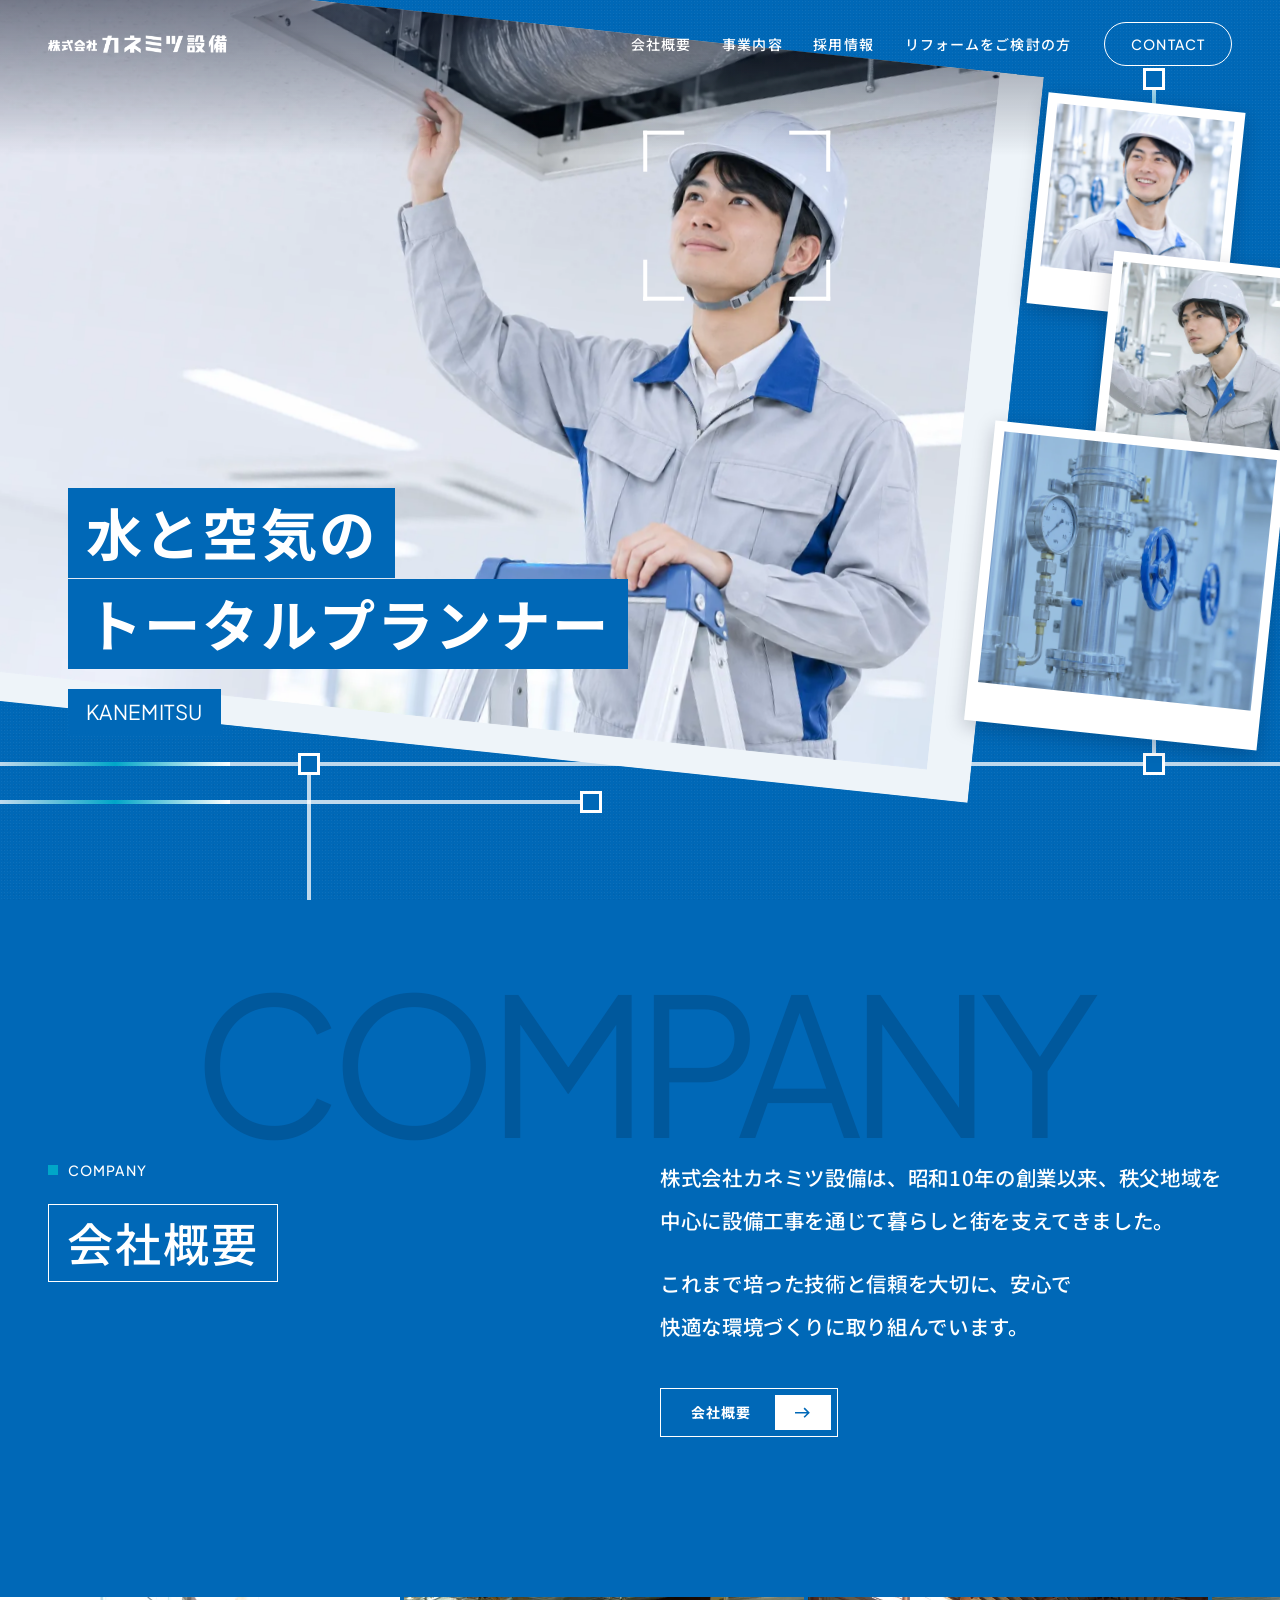
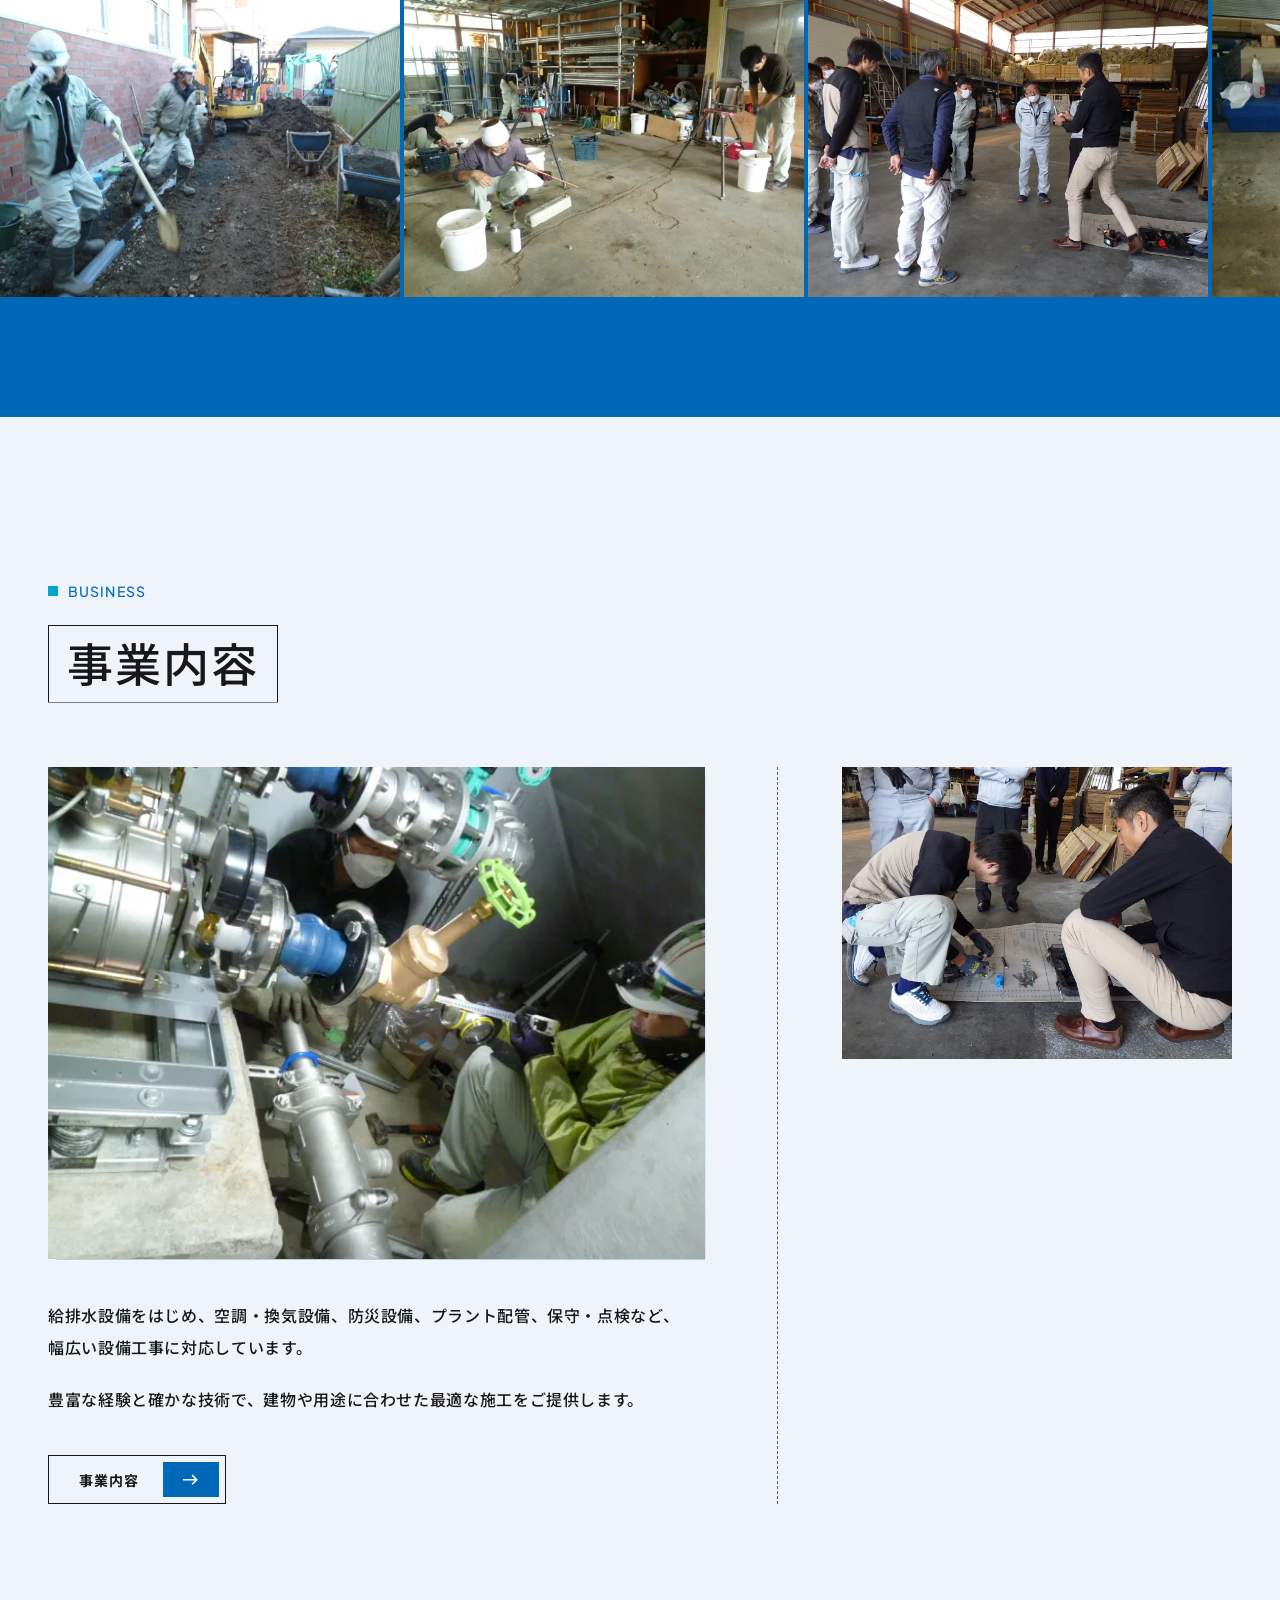
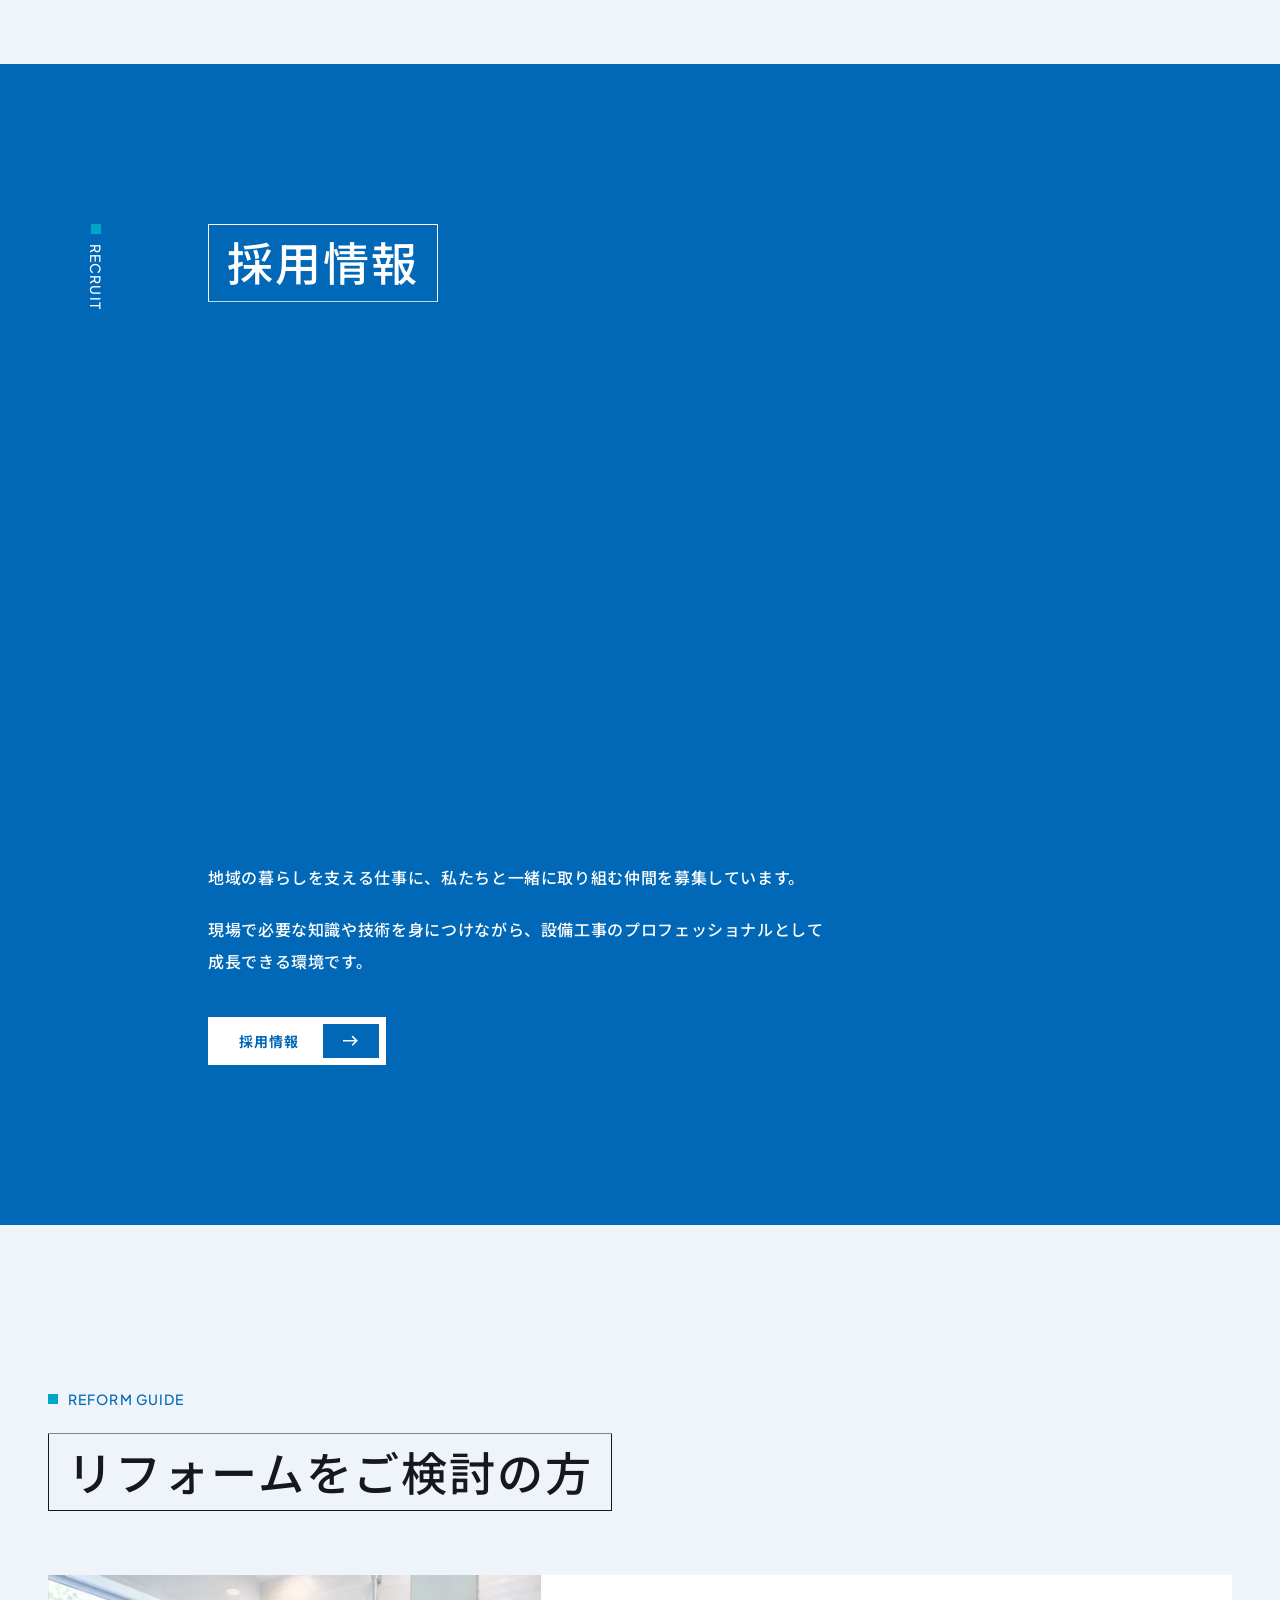
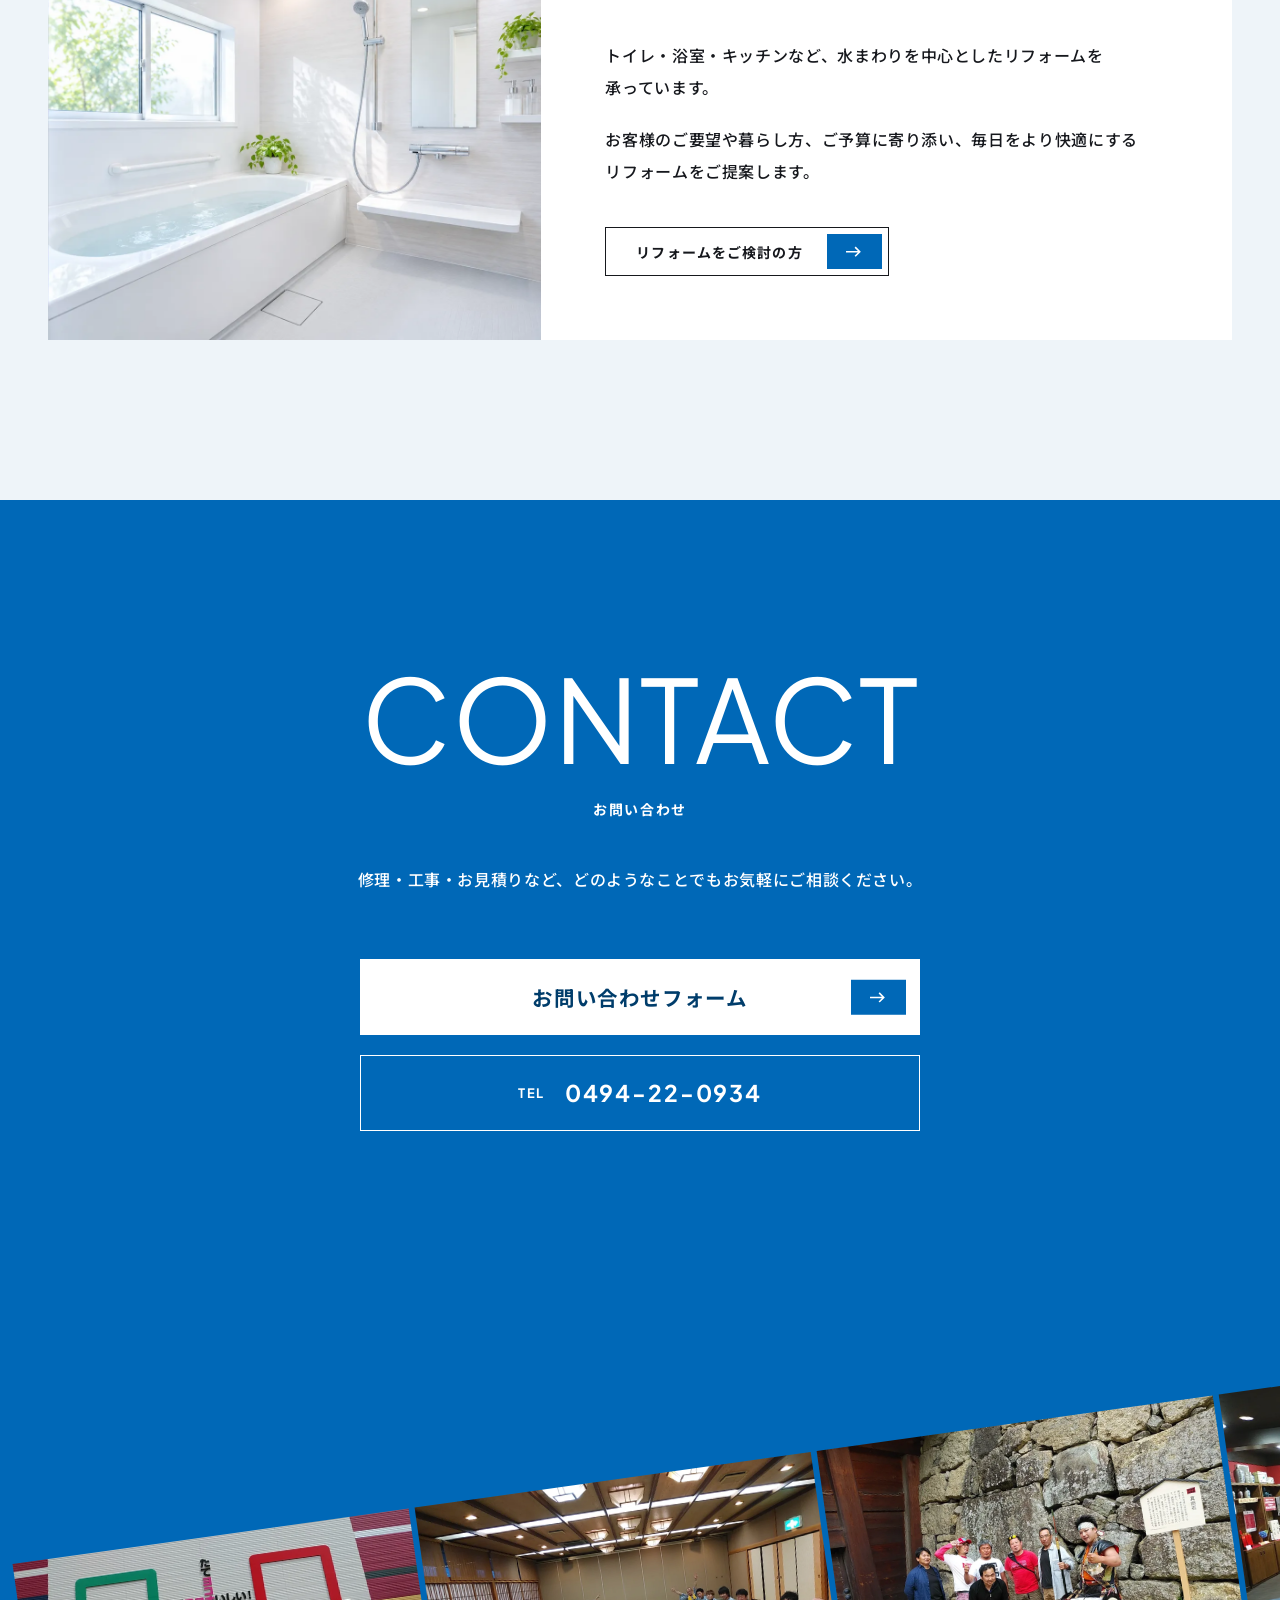
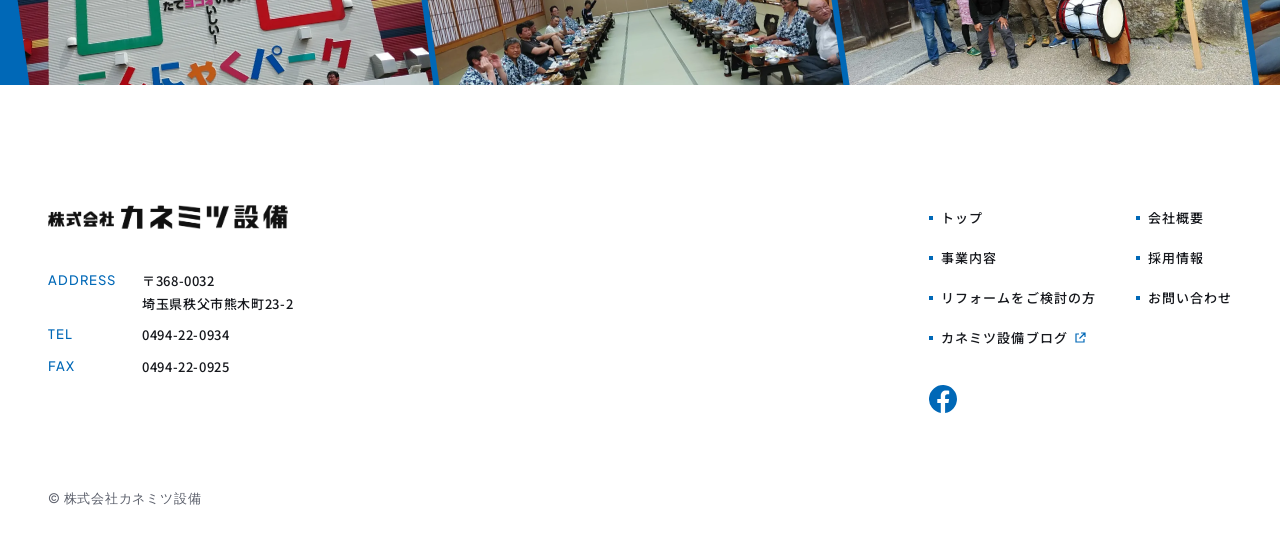
<file: index.html>
<!doctype html>
<html lang="ja">
<head>
<meta charset="utf-8">
<meta name="viewport" content="width=device-width, initial-scale=1">
<meta name="robots" content="noindex, nofollow">
<meta name="generator" content="SPINOVA HP kit v1.0 master">
<title>株式会社カネミツ設備｜埼玉県秩父市の給排水・空調・設備工事</title>
<meta name="description" content="株式会社カネミツ設備は、昭和10年の創業以来、秩父地域を中心に設備工事を通じて暮らしと街を支えてきました。">
<meta property="og:type" content="website">
<meta property="og:site_name" content="株式会社カネミツ設備">
<meta property="og:title" content="株式会社カネミツ設備｜埼玉県秩父市の給排水・空調・設備工事">
<meta property="og:description" content="株式会社カネミツ設備は、昭和10年の創業以来、秩父地域を中心に設備工事を通じて暮らしと街を支えてきました。">
<meta property="og:url" content="https://hse-inc.github.io/kanemitsu-hp/">
<meta property="og:image" content="https://hse-inc.github.io/kanemitsu-hp/assets/ogp.jpg?v=20261119a">
<meta property="og:image:width" content="1200">
<meta property="og:image:height" content="630">
<meta name="twitter:card" content="summary_large_image">
<meta name="twitter:image" content="https://hse-inc.github.io/kanemitsu-hp/assets/ogp.jpg?v=20261119a">
<link rel="preconnect" href="https://fonts.googleapis.com">
<link rel="preconnect" href="https://fonts.gstatic.com" crossorigin>
<link href="https://fonts.googleapis.com/css2?family=Plus+Jakarta+Sans:wght@400;500;700&family=Krona+One&family=Noto+Sans+JP:wght@400;500;700;900&family=Shippori+Mincho+B1:wght@600;800&display=swap" rel="stylesheet">
<link rel="icon" href="assets/favicon.ico?v=20261126154843" sizes="any">
<link rel="icon" href="assets/favicon-32.png?v=20261126154843" type="image/png" sizes="32x32">
<link rel="apple-touch-icon" href="assets/apple-touch-icon.png?v=20261126154843">
<link rel="stylesheet" href="tokens.css?v=20261126154843">
<link rel="stylesheet" href="base.css?v=20261126154843">
<link rel="stylesheet" href="style.css?v=20261126154843">
<script>
/* ローディング：TOP を開いた初回（同じタブの中で1回）だけ。動きを減らす設定・自動の検査では出さない（?ld=1 で必ず出す）。
   キットの検査用ブラウザは普通のブラウザのふりをするので、窓が画面より狭い・iPhone を名乗るのに Chrome の印がある、で見分ける */
try {
  var kmAuto = navigator.webdriver || /HeadlessChrome/.test(navigator.userAgent) || (outerWidth > 0 && outerWidth < innerWidth - 40) || (/iPhone|iPad/.test(navigator.userAgent) && !!navigator.userAgentData);
  if (!matchMedia('(prefers-reduced-motion: reduce)').matches && (/[?&]ld=1/.test(location.search) || (!kmAuto && !sessionStorage.getItem('km-ld')))) { document.documentElement.classList.add('is-ld'); sessionStorage.setItem('km-ld', '1'); }
} catch (e) {}
</script>
</head>
<body>

<header class="header">
  <a class="logo" href="./" aria-label="株式会社カネミツ設備 トップへ">
    <img class="logo__w" src="assets/logo_w.png?v=20261126154843" alt="" width="2502" height="243">
    <img class="logo__c" src="assets/logo.png?v=20261126154843" alt="" width="2502" height="243">
  </a>
  <nav class="nav" aria-label="メインメニュー">
    <ul class="nav__list">
      <li><a href="company/">会社概要</a></li>
      <li><a href="service/">事業内容</a></li>
      <li><a href="recruit/">採用情報</a></li>
      <li><a href="reform/">リフォームをご検討の方</a></li>
    </ul>
  </nav>
  <div class="header__acts">
    <a class="pill pill--line" href="contact/">CONTACT</a>
    <button class="menu-btn" type="button" aria-expanded="false" aria-controls="drawer" aria-label="メニューを開く"><span></span><span></span></button>
  </div>
</header>

<div class="drawer" id="drawer">
  <ul class="drawer__list">
    <li style="--i:0"><a href="./"><span class="drawer__en" aria-hidden="true">TOP</span><span class="drawer__ja">トップ</span></a></li>
    <li style="--i:1"><a href="company/"><span class="drawer__en" aria-hidden="true">COMPANY</span><span class="drawer__ja">会社概要</span></a></li>
    <li style="--i:2"><a href="service/"><span class="drawer__en" aria-hidden="true">BUSINESS</span><span class="drawer__ja">事業内容</span></a></li>
    <li style="--i:3"><a href="recruit/"><span class="drawer__en" aria-hidden="true">RECRUIT</span><span class="drawer__ja">採用情報</span></a></li>
    <li style="--i:4"><a href="reform/"><span class="drawer__en" aria-hidden="true">REFORM GUIDE</span><span class="drawer__ja">リフォームをご検討の方</span></a></li>
    <li style="--i:5"><a href="contact/"><span class="drawer__en" aria-hidden="true">CONTACT</span><span class="drawer__ja">お問い合わせ</span></a></li>
  </ul>
  <a class="drawer__tel" href="tel:0494220934" style="--i:6"><span class="drawer__tel-label">お電話でのお問い合わせ</span><span class="drawer__tel-num nb">0494-22-0934</span></a>
</div>

<main>

<div class="ld" aria-hidden="true">
  <div class="ld__s1">
    <div class="ld__drops"><span class="ld__drop" style="--i: 0"><svg viewBox="0 0 24 33"><path class="ld__d" d="M12 0C12 0 0 14 0 21a12 12 0 0 0 24 0C24 14 12 0 12 0Z"/><path class="ld__hl" d="M6 21a6 6 0 0 0 4 6"/></svg></span><span class="ld__drop" style="--i: 1"><svg viewBox="0 0 24 33"><path class="ld__d" d="M12 0C12 0 0 14 0 21a12 12 0 0 0 24 0C24 14 12 0 12 0Z"/><path class="ld__hl" d="M6 21a6 6 0 0 0 4 6"/></svg></span><span class="ld__drop" style="--i: 2"><svg viewBox="0 0 24 33"><path class="ld__d" d="M12 0C12 0 0 14 0 21a12 12 0 0 0 24 0C24 14 12 0 12 0Z"/><path class="ld__hl" d="M6 21a6 6 0 0 0 4 6"/></svg></span><span class="ld__drop" style="--i: 3"><svg viewBox="0 0 24 33"><path class="ld__d" d="M12 0C12 0 0 14 0 21a12 12 0 0 0 24 0C24 14 12 0 12 0Z"/><path class="ld__hl" d="M6 21a6 6 0 0 0 4 6"/></svg></span><span class="ld__drop" style="--i: 4"><svg viewBox="0 0 24 33"><path class="ld__d" d="M12 0C12 0 0 14 0 21a12 12 0 0 0 24 0C24 14 12 0 12 0Z"/><path class="ld__hl" d="M6 21a6 6 0 0 0 4 6"/></svg></span><span class="ld__drop" style="--i: 5"><svg viewBox="0 0 24 33"><path class="ld__d" d="M12 0C12 0 0 14 0 21a12 12 0 0 0 24 0C24 14 12 0 12 0Z"/><path class="ld__hl" d="M6 21a6 6 0 0 0 4 6"/></svg></span></div>
    <div class="ld__pipe"><b></b><b></b><b></b>
      <span class="ld__air"><svg viewBox="0 0 40 24"><path d="M2 18h22a6 6 0 1 0-6-6M2 8h12"/></svg><svg viewBox="0 0 40 24"><path d="M2 18h22a6 6 0 1 0-6-6M2 8h12"/></svg><svg viewBox="0 0 40 24"><path d="M2 18h22a6 6 0 1 0-6-6M2 8h12"/></svg></span>
      <span class="ld__tap"><svg viewBox="0 -20 60 60"><path class="ld__tap-body" d="M0 1h34a15 15 0 0 1 15 15v14H39V16a4 4 0 0 0-4-4H0Z"/><path class="ld__tap-hd" d="M22 0V-12M12 -14h20"/></svg><span class="ld__fall"><i></i><i></i><i></i></span></span>
    </div>
  </div>
  <div class="ld__s2">
    <svg class="ld__house" viewBox="0 0 200 170"><rect class="ld__chim" x="132" y="34" width="16" height="34"/><path class="ld__roof" d="M18 92 100 22l82 70Z"/><rect class="ld__wall" x="38" y="84" width="124" height="78"/><rect class="ld__win" x="54" y="100" width="40" height="40" rx="4"/><rect class="ld__win" x="106" y="100" width="40" height="40" rx="4"/><path class="ld__in-drop" d="M74 106s-11 13-11 20a11 11 0 0 0 22 0c0-7-11-20-11-20Z"/><path class="ld__in-air" d="M114 116h20a5 5 0 1 0-5-5M114 126h14a4 4 0 1 1-4 4"/><path class="ld__smoke" d="M140 28c-6-6 6-10 0-16s6-10 0-14"/></svg>
    <p class="ld__catch" data-todo>水と空気の<br>トータルプランナー</p>
  </div>
  <button class="ld__skip" type="button" tabindex="-1">SKIP<span>›</span></button>
</div>


      <section class="fv">
    <div class="fv__deco" aria-hidden="true">
      <span class="pipe"><i class="p1"></i><i class="p2"></i><i class="p3"></i><i class="p4"></i><b class="j1"></b><b class="j2"></b><b class="j3"></b><b class="j4"></b></span>
    </div>
    <div class="fv__photo" data-bleed>
      <img class="fv__img is-on" src="assets/fv/main-1.webp?v=20261126154843" alt="" width="1536" height="1024" style="--fx: 53.4; --fy: 34.5">
      <img class="fv__img" src="assets/fv/main-2.webp?v=20261126154843" alt="" width="1536" height="1024" style="--fx: 76.8; --fy: 28; --ox: 100%">
      <img class="fv__img" src="assets/fv/main-3.webp?v=20261126154843" alt="" width="1536" height="1024" style="--fx: 59.9; --fy: 31.9; --ox: 63%">
      <span class="fv__guide" aria-hidden="true"><i></i><i></i><i></i><i></i></span>
      <span class="fv__flash" aria-hidden="true"></span>
    </div>
    <div class="fv__cards" aria-hidden="true" data-bleed>
      <span class="fv__card fv__card--1"><span class="fv__card-ph"><img class="fv__sub is-on" src="assets/fv/sub-1.webp?v=20261126154843" alt="" width="800" height="800"><img class="fv__sub" src="assets/fv/sub-2.webp?v=20261126154843" alt="" width="800" height="800"><img class="fv__sub" src="assets/fv/sub-3.webp?v=20261126154843" alt="" width="800" height="800"></span></span>
      <span class="fv__card fv__card--2"><span class="fv__card-ph"><img class="fv__sub is-on" src="assets/fv/sub-2.webp?v=20261126154843" alt="" width="800" height="800"><img class="fv__sub" src="assets/fv/sub-3.webp?v=20261126154843" alt="" width="800" height="800"><img class="fv__sub" src="assets/fv/sub-1.webp?v=20261126154843" alt="" width="800" height="800"></span></span>
      <span class="fv__card fv__card--3"><span class="fv__card-ph"><img class="fv__sub is-on" src="assets/fv/sub-3.webp?v=20261126154843" alt="" width="800" height="800"><img class="fv__sub" src="assets/fv/sub-1.webp?v=20261126154843" alt="" width="800" height="800"><img class="fv__sub" src="assets/fv/sub-2.webp?v=20261126154843" alt="" width="800" height="800"></span></span>
    </div>
    <div class="fv__body" data-on-photo>
      <h1 class="fv__catch" data-todo><span class="fv__catch-in">水と空気の<wbr><span class="nb">トータルプランナー</span></span></h1>
      <p class="fv__en" aria-hidden="true">KANEMITSU</p>
    </div>
  </section>

    <section class="sec co" id="company">
    <p class="big-en" aria-hidden="true">COMPANY</p>
    <div class="wrap co__in">
      <div class="hd hd--w">
        <p class="hd__en" aria-hidden="true">COMPANY</p>
        <h2 class="hd__box"><span>会社概要</span></h2>
      </div>
      <div class="co__txt">
        <div class="txt co__body rv">
          <p>株式会社カネミツ設備は、<wbr>昭和10年の<wbr>創業以来、<wbr>秩父地域を<wbr>中心に<wbr>設備工事を<wbr>通じて<wbr>暮らしと<wbr>街を<wbr>支えてきました。</p>
          <p>これまで<wbr>培った<wbr>技術と<wbr>信頼を<wbr>大切に、<wbr>安心で<wbr>快適な環境づくりに<wbr>取り組んでいます。</p>
        </div>
        <a class="btn btn--sq btn--line rv" href="company/">会社概要<span class="btn__arw"><svg viewBox="0 0 14 10" aria-hidden="true"><path d="M0 5h12M8 1l4 4-4 4" fill="none" stroke="currentColor" stroke-width="1.4"/></svg></span></a>
      </div>
    </div>
  </section>

    <div class="reel" aria-hidden="true" data-bleed>
    <div class="reel__track">
      <img src="assets/work/w02.webp?v=20261126154843" alt="" width="640" height="480" loading="lazy">
      <img src="assets/work/w05.webp?v=20261126154843" alt="" width="640" height="480" loading="lazy">
      <img src="assets/work/w10.webp?v=20261126154843" alt="" width="1280" height="960" loading="lazy">
      <img src="assets/work/w07.webp?v=20261126154843" alt="" width="640" height="480" loading="lazy">
      <img src="assets/work/w09.webp?v=20261126154843" alt="" width="640" height="480" loading="lazy">
      <img src="assets/work/w06.webp?v=20261126154843" alt="" width="640" height="480" loading="lazy">
    </div>
  </div>

    <section class="sec biz" id="business">
    <div class="wrap">
      <div class="hd">
        <p class="hd__en" aria-hidden="true">BUSINESS</p>
        <h2 class="hd__box"><span>事業内容</span></h2>
      </div>
      <div class="biz__grid">
        <div class="biz__main">
          <figure class="biz__photo rv rv--clip"><img src="assets/work/w03.webp?v=20261126154843" alt="バルブと配管の施工の様子" width="640" height="480" loading="lazy"></figure>
          <div class="txt rv">
            <p>給排水設備をはじめ、<wbr>空調・換気設備、<wbr>防災設備、<wbr>プラント配管、<wbr>保守・点検など、<wbr>幅広い設備工事に<wbr>対応しています。</p>
            <p>豊富な経験と<wbr>確かな<wbr>技術で、<wbr>建物や<wbr>用途に<wbr>合わせた<wbr>最適な施工を<wbr>ご提供します。</p>
          </div>
          <a class="btn btn--sq rv" href="service/">事業内容<span class="btn__arw"><svg viewBox="0 0 14 10" aria-hidden="true"><path d="M0 5h12M8 1l4 4-4 4" fill="none" stroke="currentColor" stroke-width="1.4"/></svg></span></a>
        </div>
        <div class="biz__side">
          <figure class="biz__sm rv rv--clip"><img src="assets/work/w11.webp?v=20261126154843" alt="作業場での打ち合わせの様子" width="1280" height="960" loading="lazy"></figure>
          <figure class="biz__sm rv rv--clip"><img src="assets/work/w01.webp?v=20261126154843" alt="配管の加工の様子" width="640" height="480" loading="lazy"></figure>
        </div>
      </div>
    </div>
  </section>

    <section class="sec rec" id="recruit">
    <div class="wrap rec__in">
      <p class="rec__label" aria-hidden="true">RECRUIT</p>
      <div class="rec__body">
        <div class="hd hd--w">
          <h2 class="hd__box"><span>採用情報</span></h2>
        </div>
        <figure class="rec__kv rv rv--clip">
          <picture>
            <source media="(max-width: 959px)" srcset="assets/kv-sp.webp?v=20261119a" width="1200" height="675">
            <img src="assets/kv.webp?v=20261126154843" alt="株式会社カネミツ設備　人生、勝ち組でいこう。" width="1800" height="800" loading="lazy">
          </picture>
        </figure>
        <div class="rec__txt">
          <div class="txt rv">
            <p>地域の<wbr>暮らしを<wbr>支える<wbr>仕事に、<wbr>私たちと<wbr>一緒に<wbr>取り組む仲間を<wbr>募集しています。</p>
            <p>現場で<wbr>必要な知識や<wbr>技術を<wbr>身につけながら、<wbr>設備工事の<wbr>プロフェッショナルとして<wbr>成長できる<wbr>環境です。</p>
          </div>
          <a class="btn btn--sq btn--fill-w rv" href="recruit/">採用情報<span class="btn__arw"><svg viewBox="0 0 14 10" aria-hidden="true"><path d="M0 5h12M8 1l4 4-4 4" fill="none" stroke="currentColor" stroke-width="1.4"/></svg></span></a>
        </div>
      </div>
    </div>
  </section>

    <section class="sec rf" id="reform">
    <div class="wrap">
      <div class="hd">
        <p class="hd__en" aria-hidden="true">REFORM GUIDE</p>
        <h2 class="hd__box"><span>リフォームを<wbr><span class="nb">ご検討の方</span></span></h2>
      </div>
      <div class="rf__card rv">
        <figure class="rf__photo"><img src="assets/reform/bath.webp?v=20261126154843" alt="リフォーム後の浴室" width="1200" height="800" loading="lazy"></figure>
        <div class="rf__txt">
          <div class="txt">
            <p>トイレ・浴室・キッチンなど、<wbr>水まわりを<wbr>中心とした<wbr>リフォームを<wbr>承っています。</p>
            <p>お客様の<wbr>ご要望や<wbr>暮らし方、<wbr>ご予算に<wbr>寄り添い、<wbr>毎日をより<wbr>快適にする<wbr>リフォームを<wbr>ご提案します。</p>
          </div>
          <a class="btn btn--sq" href="reform/">リフォームを<wbr>ご検討の<wbr>方<span class="btn__arw"><svg viewBox="0 0 14 10" aria-hidden="true"><path d="M0 5h12M8 1l4 4-4 4" fill="none" stroke="currentColor" stroke-width="1.4"/></svg></span></a>
        </div>
      </div>
    </div>
  </section>

    <section class="ct" id="contact">
    <div class="wrap ct__in">
      <p class="ct__en" aria-hidden="true">CONTACT</p>
      <h2 class="ct__ja">お問い合わせ</h2>
      <p class="ct__lead">修理・工事・お見積りなど、<wbr>どのようなことでも<wbr>お気軽に<wbr>ご相談ください。</p>
      <div class="ct__btns">
        <a class="ct__main" href="contact/">お問い合わせ<wbr>フォーム<span class="btn__arw"><svg viewBox="0 0 14 10" aria-hidden="true"><path d="M0 5h12M8 1l4 4-4 4" fill="none" stroke="currentColor" stroke-width="1.4"/></svg></span></a>
        <a class="ct__tel" href="tel:0494220934"><span class="ct__tel-label">TEL</span><span class="nb">0494-22-0934</span></a>
      </div>
    </div>
    <div class="ct__reel" aria-hidden="true" data-bleed>
      <div class="ct__track">
        <img src="assets/life/l01.webp?v=20261126154843" alt="" width="1024" height="768" loading="lazy">
        <img src="assets/life/l02.webp?v=20261126154843" alt="" width="1024" height="768" loading="lazy">
        <img src="assets/life/l03.webp?v=20261126154843" alt="" width="1024" height="768" loading="lazy">
        <img src="assets/life/l04.webp?v=20261126154843" alt="" width="1024" height="768" loading="lazy">
        <img src="assets/life/l05.webp?v=20261126154843" alt="" width="1024" height="768" loading="lazy">
      </div>
    </div>
  </section>
  
</main>

<footer class="footer footer--w">
  <div class="wrap footer__top">
    <div class="footer__co">
      <a class="footer__logo" href="./" aria-label="株式会社カネミツ設備 トップへ"><img src="assets/logo.png?v=20261126154843" alt="" width="2502" height="243" loading="lazy"></a>
      <dl class="footer__info">
        <dt>ADDRESS</dt><dd><span class="nb">〒368-0032</span><br>埼玉県秩父市熊木町23-2</dd>
        <dt>TEL</dt><dd><a class="nb" href="tel:0494220934">0494-22-0934</a></dd>
        <dt>FAX</dt><dd><span class="nb">0494-22-0925</span></dd>
      </dl>
    </div>
    <div class="footer__links">
    <ul class="footer__nav">
      <li><a href="./">トップ</a></li>
      <li><a href="company/">会社概要</a></li>
      <li><a href="service/">事業内容</a></li>
      <li><a href="recruit/">採用情報</a></li>
      <li><a href="reform/">リフォームをご検討の方</a></li>
      <li><a href="contact/">お問い合わせ</a></li>
      <li><a class="footer__ext" href="https://kanemitusetubi.seesaa.net/" target="_blank" rel="noopener">カネミツ設備ブログ<svg viewBox="0 0 12 12" aria-label="（外部サイト）" role="img"><path d="M5 2H2v8h8V7M7 1h4v4M11 1 5.5 6.5" fill="none" stroke="currentColor" stroke-width="1.2"/></svg></a></li>
    </ul>
    <a class="footer__sns" href="https://www.facebook.com/kanemitusetubi/about?tab=page_info" target="_blank" rel="noopener" aria-label="Facebook"><svg viewBox="0 0 24 24" aria-hidden="true"><path d="M24 12a12 12 0 1 0-13.9 11.9v-8.4H7.1V12h3V9.4c0-3 1.8-4.7 4.5-4.7 1.3 0 2.7.2 2.7.2v3h-1.5c-1.5 0-2 .9-2 1.9V12h3.4l-.5 3.5h-2.9v8.4A12 12 0 0 0 24 12z" fill="currentColor"/></svg></a>
    </div>
  </div>
  <div class="wrap footer__end">
    <p class="footer__copy">© 株式会社カネミツ設備</p>
  </div>
</footer>

<script src="site.js?v=20261126154843"></script>
</body>
</html>
</file>
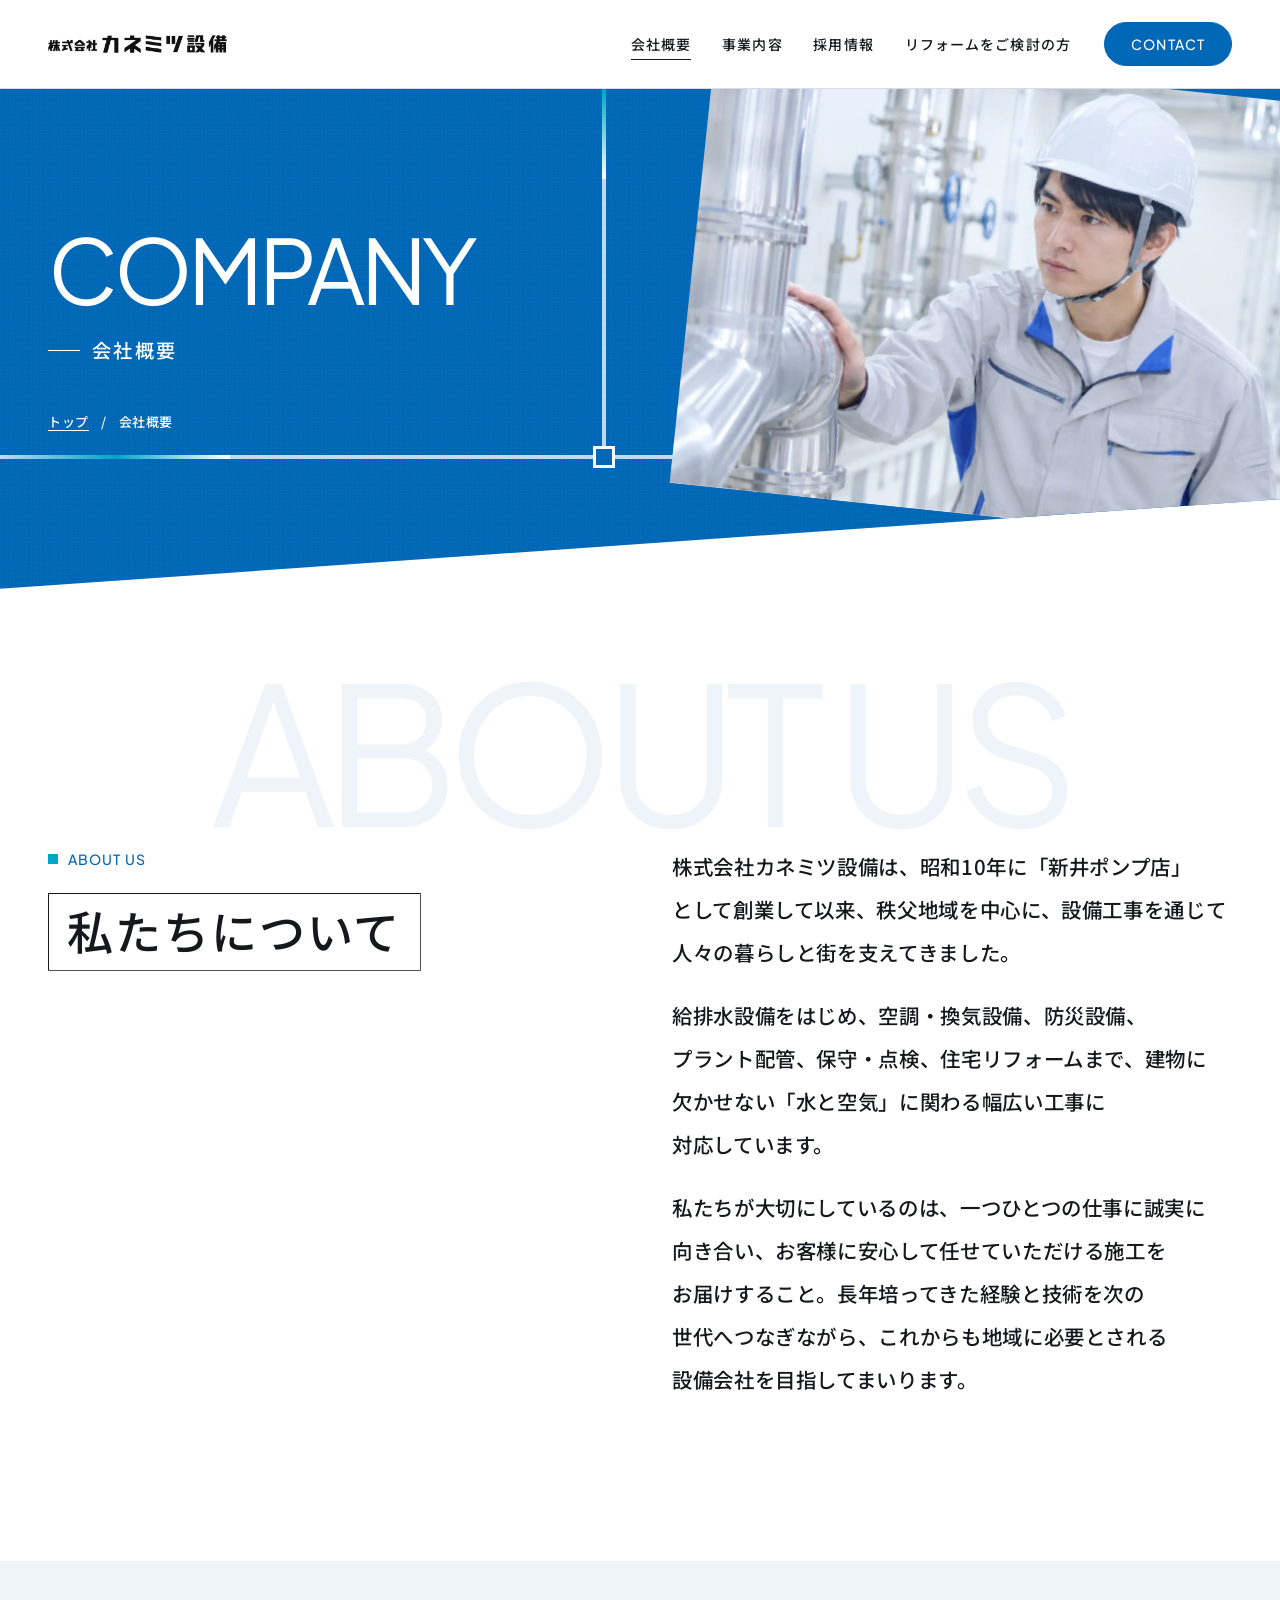
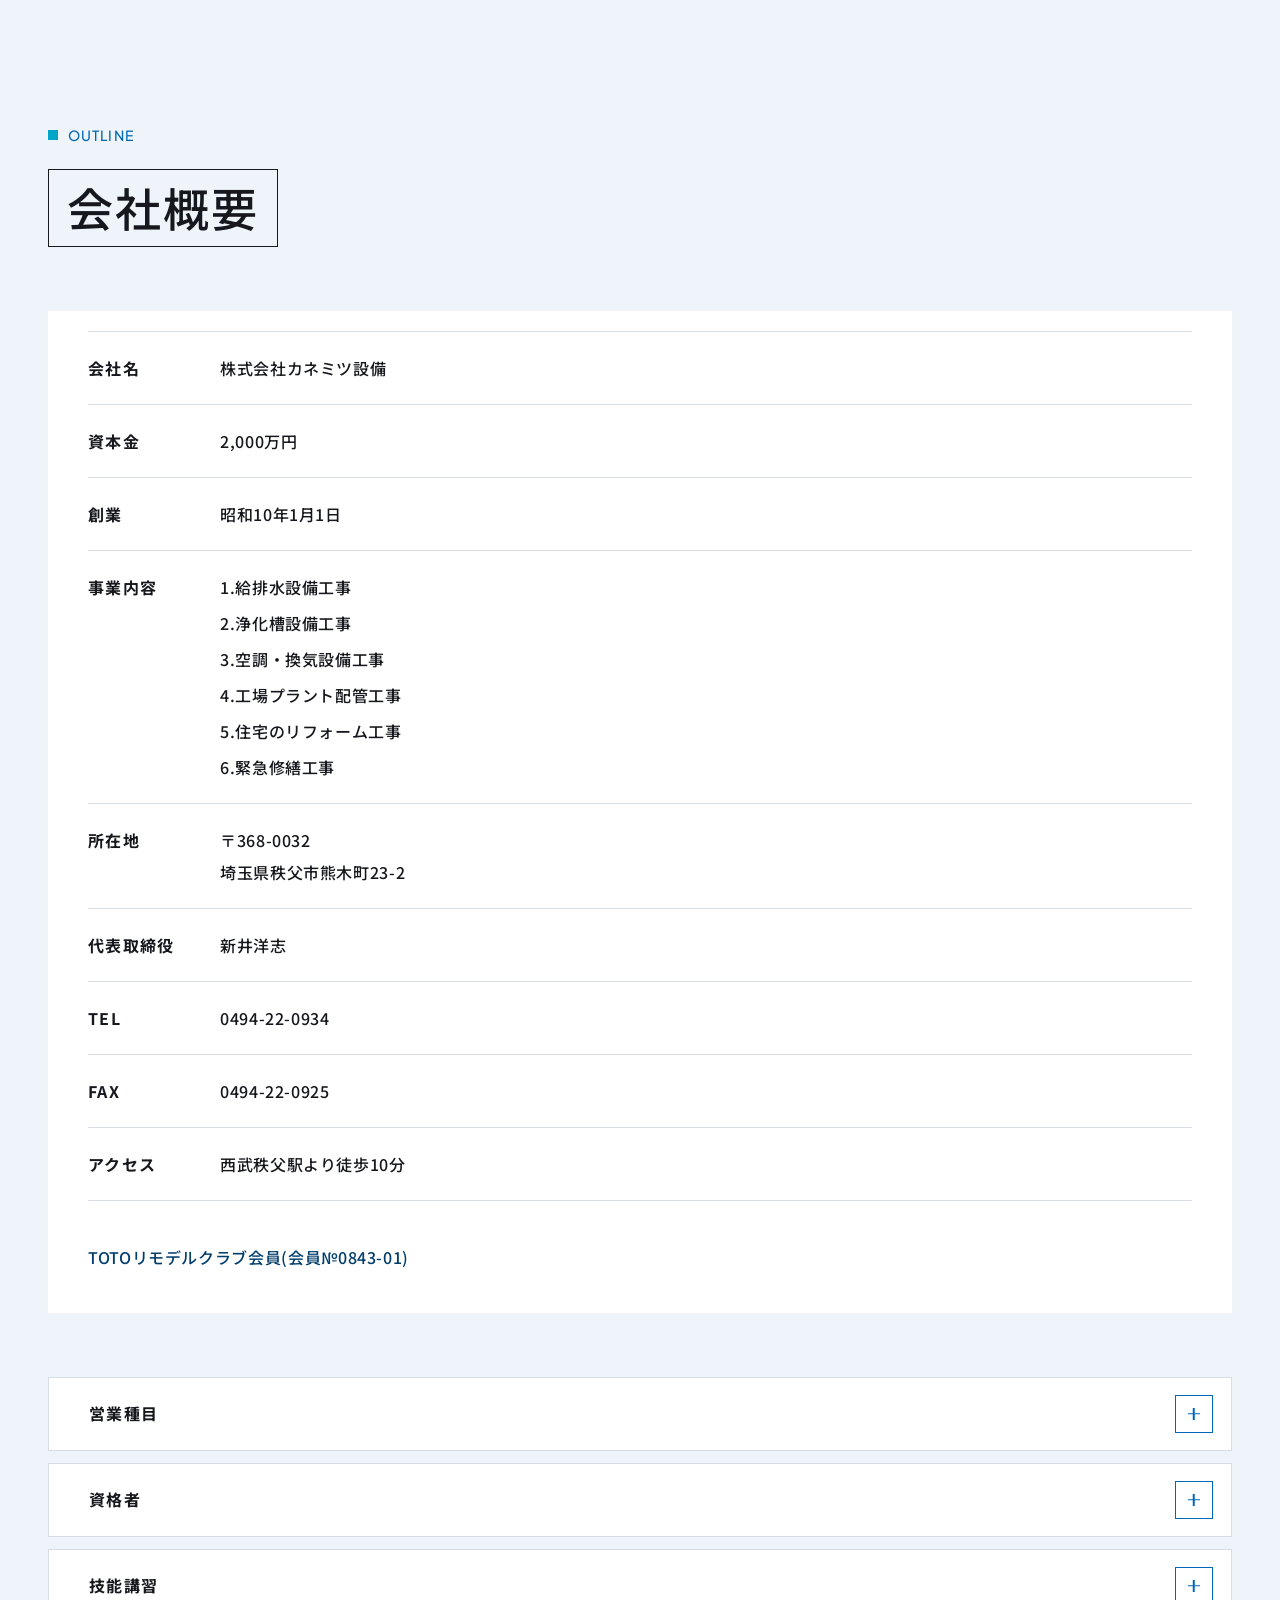
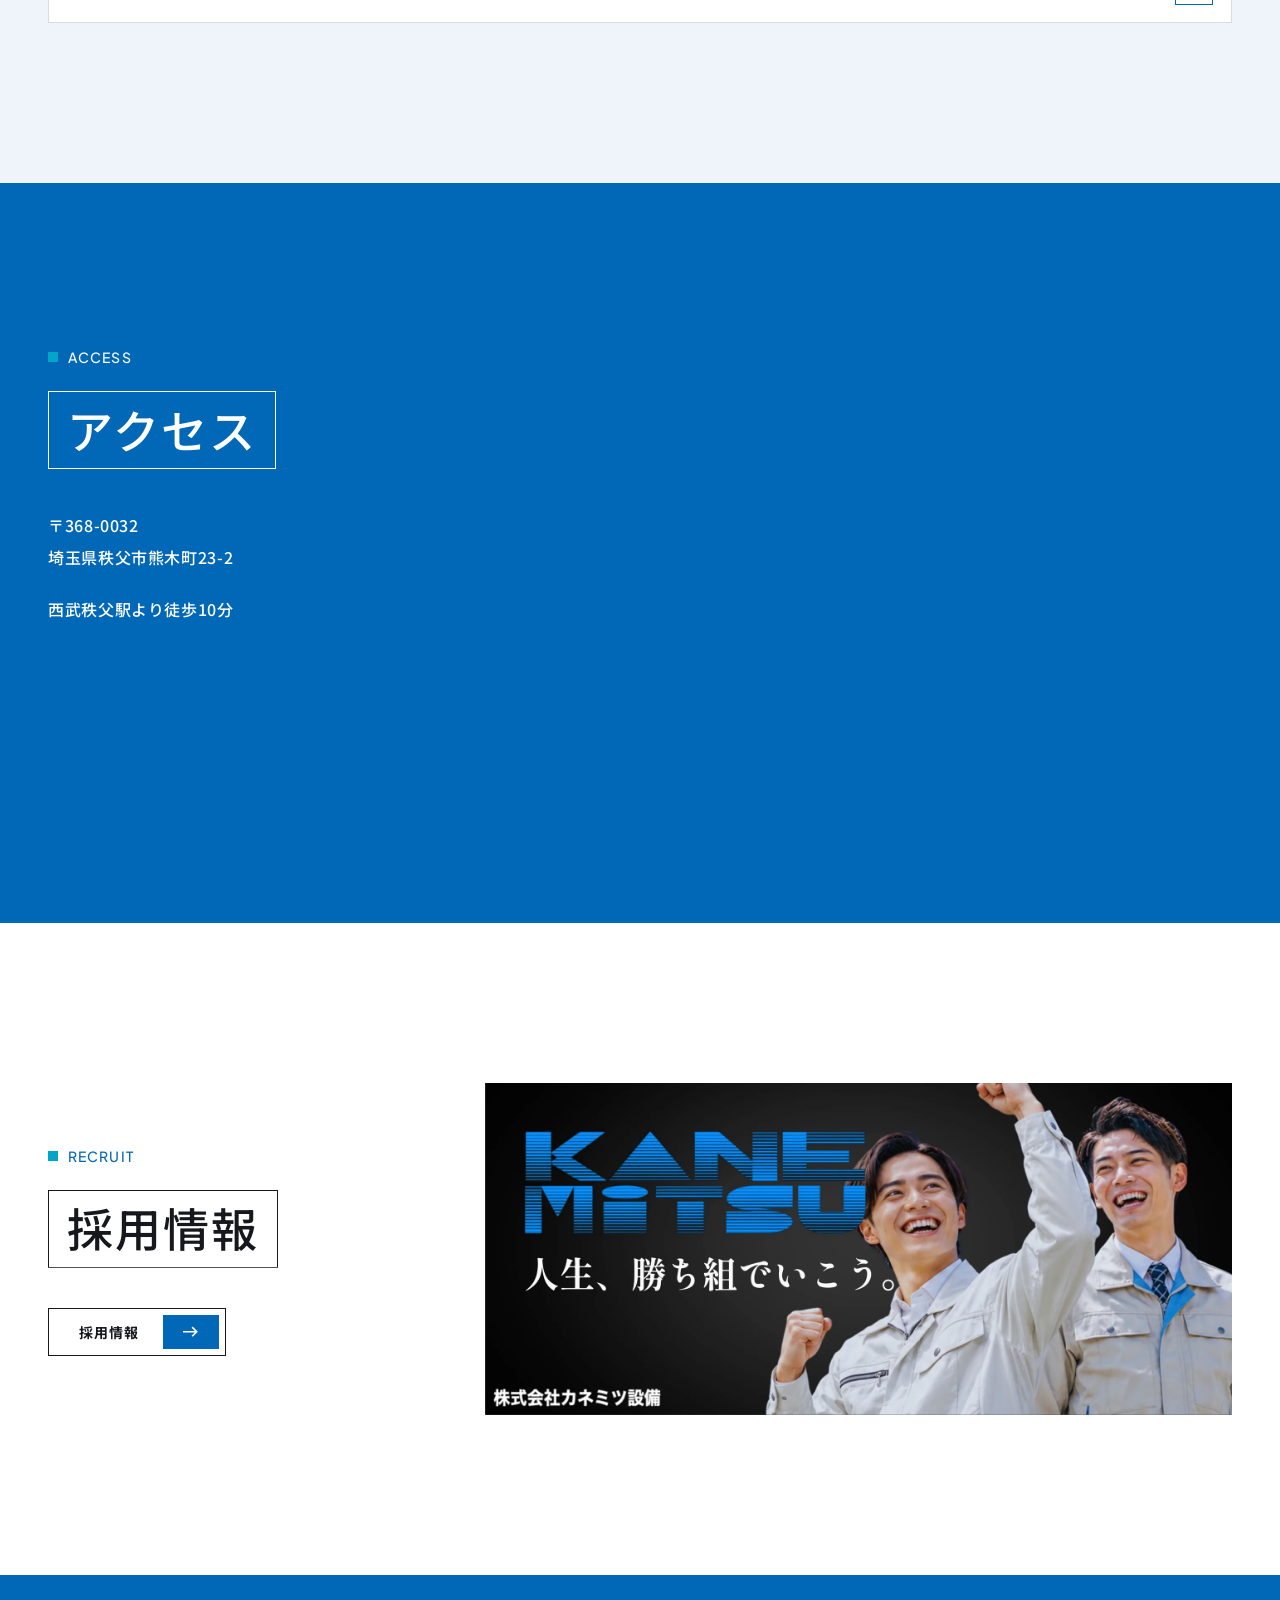
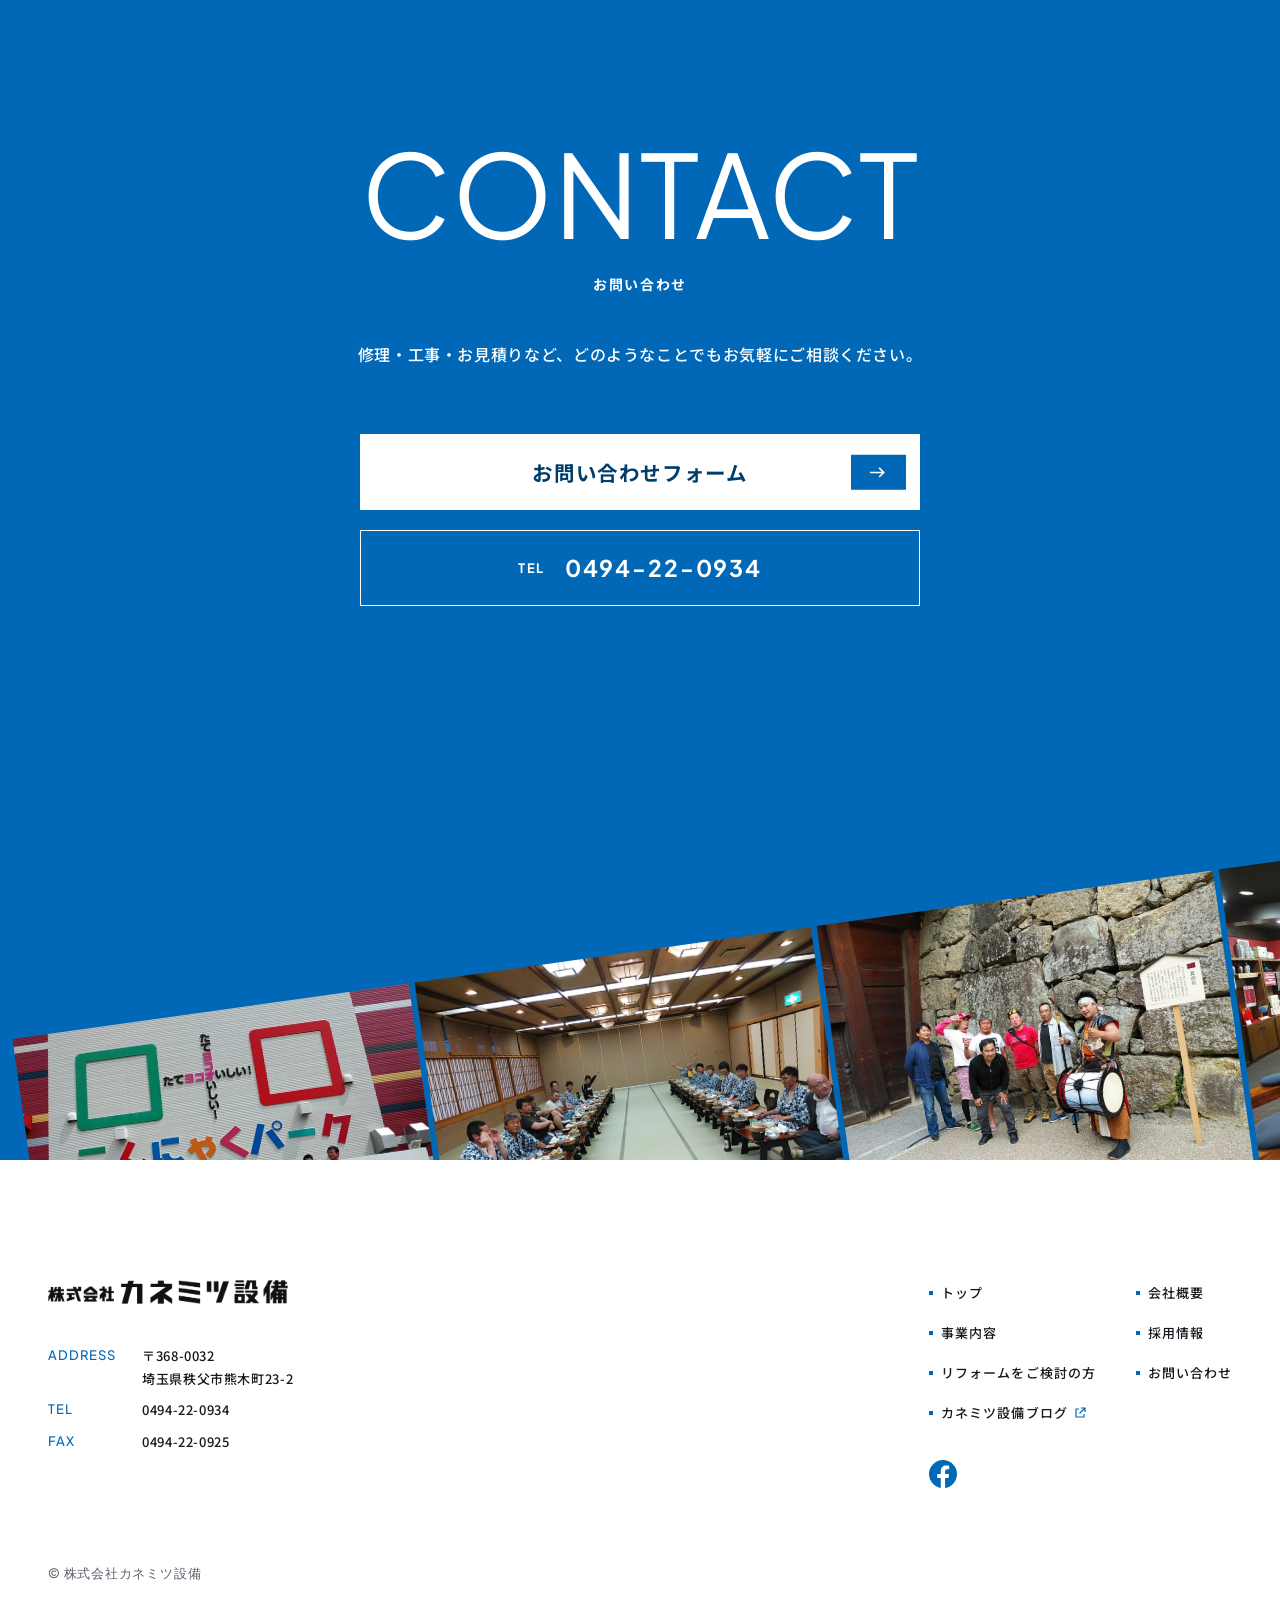
<file: company/index.html>
<!doctype html>
<html lang="ja">
<head>
<meta charset="utf-8">
<meta name="viewport" content="width=device-width, initial-scale=1">
<meta name="robots" content="noindex, nofollow">
<meta name="generator" content="SPINOVA HP kit v1.0 master">
<title>会社概要｜株式会社カネミツ設備</title>
<meta name="description" content="株式会社カネミツ設備の会社概要です。">
<meta property="og:type" content="article">
<meta property="og:site_name" content="株式会社カネミツ設備">
<meta property="og:title" content="会社概要｜株式会社カネミツ設備">
<meta property="og:description" content="株式会社カネミツ設備の会社概要です。">
<meta property="og:url" content="https://hse-inc.github.io/kanemitsu-hp/company/">
<meta property="og:image" content="https://hse-inc.github.io/kanemitsu-hp/assets/ogp.jpg?v=20261119a">
<meta property="og:image:width" content="1200">
<meta property="og:image:height" content="630">
<meta name="twitter:card" content="summary_large_image">
<meta name="twitter:image" content="https://hse-inc.github.io/kanemitsu-hp/assets/ogp.jpg?v=20261119a">
<link rel="preconnect" href="https://fonts.googleapis.com">
<link rel="preconnect" href="https://fonts.gstatic.com" crossorigin>
<link href="https://fonts.googleapis.com/css2?family=Plus+Jakarta+Sans:wght@400;500;700&family=Krona+One&family=Noto+Sans+JP:wght@400;500;700;900&family=Shippori+Mincho+B1:wght@600;800&display=swap" rel="stylesheet">
<link rel="icon" href="../assets/favicon.ico?v=20261126154843" sizes="any">
<link rel="icon" href="../assets/favicon-32.png?v=20261126154843" type="image/png" sizes="32x32">
<link rel="apple-touch-icon" href="../assets/apple-touch-icon.png?v=20261126154843">
<link rel="stylesheet" href="../tokens.css?v=20261126154843">
<link rel="stylesheet" href="../base.css?v=20261126154843">
<link rel="stylesheet" href="../style.css?v=20261126154843">
<script>
/* ローディング：TOP を開いた初回（同じタブの中で1回）だけ。動きを減らす設定・自動の検査では出さない（?ld=1 で必ず出す）。
   キットの検査用ブラウザは普通のブラウザのふりをするので、窓が画面より狭い・iPhone を名乗るのに Chrome の印がある、で見分ける */
try {
  var kmAuto = navigator.webdriver || /HeadlessChrome/.test(navigator.userAgent) || (outerWidth > 0 && outerWidth < innerWidth - 40) || (/iPhone|iPad/.test(navigator.userAgent) && !!navigator.userAgentData);
  if (!matchMedia('(prefers-reduced-motion: reduce)').matches && (/[?&]ld=1/.test(location.search) || (!kmAuto && !sessionStorage.getItem('km-ld')))) { document.documentElement.classList.add('is-ld'); sessionStorage.setItem('km-ld', '1'); }
} catch (e) {}
</script>
</head>
<body class="is-sub is-sub--company">

<header class="header">
  <a class="logo" href="../" aria-label="株式会社カネミツ設備 トップへ">
    <img class="logo__w" src="../assets/logo_w.png?v=20261126154843" alt="" width="2502" height="243">
    <img class="logo__c" src="../assets/logo.png?v=20261126154843" alt="" width="2502" height="243">
  </a>
  <nav class="nav" aria-label="メインメニュー">
    <ul class="nav__list">
      <li><a href="../company/" aria-current="page">会社概要</a></li>
      <li><a href="../service/">事業内容</a></li>
      <li><a href="../recruit/">採用情報</a></li>
      <li><a href="../reform/">リフォームをご検討の方</a></li>
    </ul>
  </nav>
  <div class="header__acts">
    <a class="pill pill--line" href="../contact/">CONTACT</a>
    <button class="menu-btn" type="button" aria-expanded="false" aria-controls="drawer" aria-label="メニューを開く"><span></span><span></span></button>
  </div>
</header>

<div class="drawer" id="drawer">
  <ul class="drawer__list">
    <li style="--i:0"><a href="../"><span class="drawer__en" aria-hidden="true">TOP</span><span class="drawer__ja">トップ</span></a></li>
    <li style="--i:1"><a href="../company/" aria-current="page"><span class="drawer__en" aria-hidden="true">COMPANY</span><span class="drawer__ja">会社概要</span></a></li>
    <li style="--i:2"><a href="../service/"><span class="drawer__en" aria-hidden="true">BUSINESS</span><span class="drawer__ja">事業内容</span></a></li>
    <li style="--i:3"><a href="../recruit/"><span class="drawer__en" aria-hidden="true">RECRUIT</span><span class="drawer__ja">採用情報</span></a></li>
    <li style="--i:4"><a href="../reform/"><span class="drawer__en" aria-hidden="true">REFORM GUIDE</span><span class="drawer__ja">リフォームをご検討の方</span></a></li>
    <li style="--i:5"><a href="../contact/"><span class="drawer__en" aria-hidden="true">CONTACT</span><span class="drawer__ja">お問い合わせ</span></a></li>
  </ul>
  <a class="drawer__tel" href="tel:0494220934" style="--i:6"><span class="drawer__tel-label">お電話でのお問い合わせ</span><span class="drawer__tel-num nb">0494-22-0934</span></a>
</div>

<main>
    <section class="ph">
    <div class="ph__deco" aria-hidden="true"><span class="pipe"><i class="p1"></i><i class="p2"></i><b class="j1"></b></span></div>
    <figure class="ph__photo" data-bleed><img src="../assets/sub/company.webp?v=20261126154843" alt="" width="1400" height="933" style="--ox: 60%"></figure>
    <div class="wrap ph__in">
      <h1 class="ph__ttl"><span class="ph__en" aria-hidden="true"><span class="mask" style="--m: 0"><span>COMPANY</span></span></span><span class="ph__ja">会社概要</span></h1>
      <ol class="crumb ph__crumb"><li><a href="../">トップ</a></li><li>会社概要</li></ol>
    </div>
  </section>

    <section class="sec ab">
    <p class="big-en big-en--pale" aria-hidden="true">ABOUT US</p>
    <div class="wrap ab__in">
      <div class="hd">
        <p class="hd__en" aria-hidden="true">ABOUT US</p>
        <h2 class="hd__box"><span>私たちについて</span></h2>
      </div>
      <div class="txt ab__txt">
        <p class="rv">株式会社カネミツ設備は、<wbr>昭和10年に<wbr>「新井ポンプ店」として<wbr>創業して<wbr>以来、<wbr>秩父地域を<wbr>中心に、<wbr>設備工事を<wbr>通じて<wbr>人々の<wbr>暮らしと<wbr>街を<wbr>支えてきました。</p>
        <p class="rv">給排水設備をはじめ、<wbr>空調・換気設備、<wbr>防災設備、<wbr>プラント配管、<wbr>保守・点検、<wbr>住宅リフォームまで、<wbr>建物に<wbr>欠かせない<wbr><span class="nb">「水と空気」</span><wbr>に<wbr>関わる<wbr>幅広い工事に<wbr>対応しています。</p>
        <p class="rv">私たちが<wbr>大切にしているのは、<wbr>一つひとつの<wbr>仕事に<wbr>誠実に<wbr>向き合い、<wbr>お客様に<wbr>安心して<wbr>任せていただける<wbr>施工を<wbr>お届けすること。<wbr>長年培ってきた<wbr>経験と<wbr>技術を<wbr>次の<wbr>世代へつなぎながら、<wbr>これからも<wbr>地域に<wbr>必要とされる<wbr>設備会社を<wbr>目指してまいります。</p>
      </div>
    </div>
  </section>

    <section class="sec prof">
    <div class="wrap">
      <div class="hd">
        <p class="hd__en" aria-hidden="true">OUTLINE</p>
        <h2 class="hd__box"><span>会社概要</span></h2>
      </div>
      <div class="prof__info">
        <dl class="info">
          <dt class="rv">会社名</dt><dd class="rv">株式会社カネミツ設備</dd>
          <dt class="rv">資本金</dt><dd class="rv">2,000万円</dd>
          <dt class="rv">創業</dt><dd class="rv">昭和10年1月1日</dd>
          <dt class="rv">事業内容</dt><dd class="rv"><ol class="prof__ol"><li>1.給排水設備工事</li><li>2.浄化槽設備工事</li><li>3.空調・換気設備工事</li><li>4.工場プラント配管工事</li><li>5.住宅の<wbr>リフォーム工事</li><li>6.緊急修繕工事</li></ol></dd>
          <dt class="rv">所在地</dt><dd class="rv"><span class="nb">〒368-0032</span><br>埼玉県秩父市熊木町23-2</dd>
          <dt class="rv">代表取締役</dt><dd class="rv">新井洋志</dd>
          <dt class="rv">TEL</dt><dd class="rv"><a class="nb" href="tel:0494220934">0494-22-0934</a></dd>
          <dt class="rv">FAX</dt><dd class="rv"><span class="nb">0494-22-0925</span></dd>
          <dt class="rv">アクセス</dt><dd class="rv">西武秩父駅より<wbr>徒歩10分</dd>
        </dl>
        <p class="prof__toto rv">TOTOリモデルクラブ会員<wbr><span class="nb">(会員№0843-01)</span></p>
      </div>
        <div class="accs accs--ink">
          <details class="acc rv">
            <summary class="acc__sum"><span class="acc__ttl">営業種目</span><span class="acc__ic" aria-hidden="true"></span></summary>
            <div class="acc__body">
              <ul class="lic">
                <li>給排水設備工事</li>
                <li>空調換気設備工事</li>
                <li>消火栓設備工事</li>
                <li>スプリンクラー設備工事</li>
                <li>プラント配管工事</li>
                <li>リフォーム工事</li>
                <li>各種保守、<wbr>点検業務</li>
                <li>配水管工事</li>
              </ul>
            </div>
          </details>
          <details class="acc rv">
            <summary class="acc__sum"><span class="acc__ttl">資格者</span><span class="acc__ic" aria-hidden="true"></span></summary>
            <div class="acc__body">
              <ul class="lic lic--num">
                <li><span>一級管工事施工管理技士</span><span class="nb">5名</span></li>
                <li><span>二級管工事施工管理技士</span><span class="nb">6名</span></li>
                <li><span>一級土木施工管理技士</span><span class="nb">5名</span></li>
                <li><span>特定建設業監理技術者資格者</span><span class="nb">3名</span></li>
                <li><span>消防設備士第1類　3名　甲種第4類</span><span class="nb">1名</span></li>
                <li><span>浄化槽設備士</span><span class="nb">5名</span></li>
                <li><span>建築設備士</span><span class="nb">2名</span></li>
                <li><span>一級配管技能士</span><span class="nb">6名</span></li>
                <li><span>給水装置主任技術者</span><span class="nb">7名</span></li>
                <li><span>排水設備工事責任技術者</span><span class="nb">10名</span></li>
                <li><span>液化石油ガス設備士</span><span class="nb">1名</span></li>
                <li><span>危険物取扱主任者第4類乙種</span><span class="nb">2名</span></li>
                <li><span>医療機器の<wbr>販売及び賃貸管理者</span><span class="nb">1名</span></li>
              </ul>
            </div>
          </details>
          <details class="acc rv">
            <summary class="acc__sum"><span class="acc__ttl">技能講習</span><span class="acc__ic" aria-hidden="true"></span></summary>
            <div class="acc__body">
              <ul class="lic lic--num">
                <li><span>地山の<wbr>掘削及び土留め支保工</span><span class="nb">3名</span></li>
                <li><span>型わく<wbr>支保工の<wbr>組立</span><span class="nb">1名</span></li>
                <li><span>職長、<wbr>安全衛生責任者教育</span><span class="nb">5名</span></li>
                <li><span>足場の<wbr>組立等作業主任者</span><span class="nb">1名</span></li>
                <li><span>足場の<wbr>組立等特別教育</span><span class="nb">3名</span></li>
                <li><span>玉掛技能講習</span><span class="nb">9名</span></li>
                <li><span>高所作業車取扱技能講習</span><span class="nb">6名</span></li>
                <li><span>車両系建設機械(解体用)</span><span class="nb">5名</span></li>
                <li><span>車両系建設機械(整地、<wbr>運搬、<wbr>積込、<wbr>掘削)</span><span class="nb">7名</span></li>
                <li><span>不整地運搬車運転</span><span class="nb">1名</span></li>
                <li><span>小型車両系建設機械</span><span class="nb">3名</span></li>
                <li><span>小型移動式クレーン技能講習</span><span class="nb">6名</span></li>
                <li><span>アーク溶接</span><span class="nb">5名</span></li>
                <li><span>ガス溶接技能講習</span><span class="nb">5名</span></li>
                <li><span>第一種内管工事士</span><span class="nb">7名</span></li>
                <li><span>石綿特別教育</span><span class="nb">5名</span></li>
                <li><span>酸素欠乏、<wbr>硫化水素危険作業特別教育</span><span class="nb">2名</span></li>
                <li><span>ダクタイル管接合</span><span class="nb">1名</span></li>
                <li><span>石油機器技術管理士</span><span class="nb">2名</span></li>
                <li><span>水道配管用<wbr>ポリエチレン管<wbr>施工技術講習</span><span class="nb">8名</span></li>
                <li><span>刈払機取扱作業者</span><span class="nb">1名</span></li>
                <li><span>第二種電気工事士</span><span class="nb">1名</span></li>
              </ul>
            </div>
          </details>
        </div>

    </div>
  </section>

    <section class="sec map">
    <div class="wrap map__in">
      <div class="map__txt">
        <div class="hd hd--w">
          <p class="hd__en" aria-hidden="true">ACCESS</p>
          <h2 class="hd__box"><span>アクセス</span></h2>
        </div>
        <p class="rv"><span class="nb">〒368-0032</span><br>埼玉県秩父市熊木町23-2</p>
        <p class="rv">西武秩父駅より<wbr>徒歩10分</p>
      </div>
      <div class="map__frame rv rv--clip" data-bleed>
        <iframe src="https://www.google.com/maps?q=%E5%9F%BC%E7%8E%89%E7%9C%8C%E7%A7%A9%E7%88%B6%E5%B8%82%E7%86%8A%E6%9C%A8%E7%94%BA23-2&amp;output=embed" title="株式会社カネミツ設備の地図" loading="lazy" referrerpolicy="no-referrer-when-downgrade"></iframe>
      </div>
    </div>
  </section>

    <section class="tor">
    <div class="wrap tor__in">
      <div class="tor__head">
        <div class="hd">
          <p class="hd__en" aria-hidden="true">RECRUIT</p>
          <h2 class="hd__box"><span>採用情報</span></h2>
        </div>
        <a class="btn btn--sq rv" href="../recruit/">採用情報<span class="btn__arw"><svg viewBox="0 0 14 10" aria-hidden="true"><path d="M0 5h12M8 1l4 4-4 4" fill="none" stroke="currentColor" stroke-width="1.4"/></svg></span></a>
      </div>
      <a class="tor__kv rv rv--clip" href="../recruit/" tabindex="-1" aria-hidden="true">
        <picture>
          <source media="(max-width: 959px)" srcset="../assets/kv-sp.webp?v=20261119a" width="1200" height="675">
          <img src="../assets/kv.webp?v=20261126154843" alt="" width="1800" height="800">
        </picture>
      </a>
    </div>
  </section>

    <section class="ct" id="contact">
    <div class="wrap ct__in">
      <p class="ct__en" aria-hidden="true">CONTACT</p>
      <h2 class="ct__ja">お問い合わせ</h2>
      <p class="ct__lead">修理・工事・お見積りなど、<wbr>どのようなことでも<wbr>お気軽に<wbr>ご相談ください。</p>
      <div class="ct__btns">
        <a class="ct__main" href="../contact/">お問い合わせ<wbr>フォーム<span class="btn__arw"><svg viewBox="0 0 14 10" aria-hidden="true"><path d="M0 5h12M8 1l4 4-4 4" fill="none" stroke="currentColor" stroke-width="1.4"/></svg></span></a>
        <a class="ct__tel" href="tel:0494220934"><span class="ct__tel-label">TEL</span><span class="nb">0494-22-0934</span></a>
      </div>
    </div>
    <div class="ct__reel" aria-hidden="true" data-bleed>
      <div class="ct__track">
        <img src="../assets/life/l01.webp?v=20261126154843" alt="" width="1024" height="768" loading="lazy">
        <img src="../assets/life/l02.webp?v=20261126154843" alt="" width="1024" height="768" loading="lazy">
        <img src="../assets/life/l03.webp?v=20261126154843" alt="" width="1024" height="768" loading="lazy">
        <img src="../assets/life/l04.webp?v=20261126154843" alt="" width="1024" height="768" loading="lazy">
        <img src="../assets/life/l05.webp?v=20261126154843" alt="" width="1024" height="768" loading="lazy">
      </div>
    </div>
  </section>
  
</main>

<footer class="footer footer--w">
  <div class="wrap footer__top">
    <div class="footer__co">
      <a class="footer__logo" href="../" aria-label="株式会社カネミツ設備 トップへ"><img src="../assets/logo.png?v=20261126154843" alt="" width="2502" height="243" loading="lazy"></a>
      <dl class="footer__info">
        <dt>ADDRESS</dt><dd><span class="nb">〒368-0032</span><br>埼玉県秩父市熊木町23-2</dd>
        <dt>TEL</dt><dd><a class="nb" href="tel:0494220934">0494-22-0934</a></dd>
        <dt>FAX</dt><dd><span class="nb">0494-22-0925</span></dd>
      </dl>
    </div>
    <div class="footer__links">
    <ul class="footer__nav">
      <li><a href="../">トップ</a></li>
      <li><a href="../company/">会社概要</a></li>
      <li><a href="../service/">事業内容</a></li>
      <li><a href="../recruit/">採用情報</a></li>
      <li><a href="../reform/">リフォームをご検討の方</a></li>
      <li><a href="../contact/">お問い合わせ</a></li>
      <li><a class="footer__ext" href="https://kanemitusetubi.seesaa.net/" target="_blank" rel="noopener">カネミツ設備ブログ<svg viewBox="0 0 12 12" aria-label="（外部サイト）" role="img"><path d="M5 2H2v8h8V7M7 1h4v4M11 1 5.5 6.5" fill="none" stroke="currentColor" stroke-width="1.2"/></svg></a></li>
    </ul>
    <a class="footer__sns" href="https://www.facebook.com/kanemitusetubi/about?tab=page_info" target="_blank" rel="noopener" aria-label="Facebook"><svg viewBox="0 0 24 24" aria-hidden="true"><path d="M24 12a12 12 0 1 0-13.9 11.9v-8.4H7.1V12h3V9.4c0-3 1.8-4.7 4.5-4.7 1.3 0 2.7.2 2.7.2v3h-1.5c-1.5 0-2 .9-2 1.9V12h3.4l-.5 3.5h-2.9v8.4A12 12 0 0 0 24 12z" fill="currentColor"/></svg></a>
    </div>
  </div>
  <div class="wrap footer__end">
    <p class="footer__copy">© 株式会社カネミツ設備</p>
  </div>
</footer>

<script src="../site.js?v=20261126154843"></script>
</body>
</html>
</file>
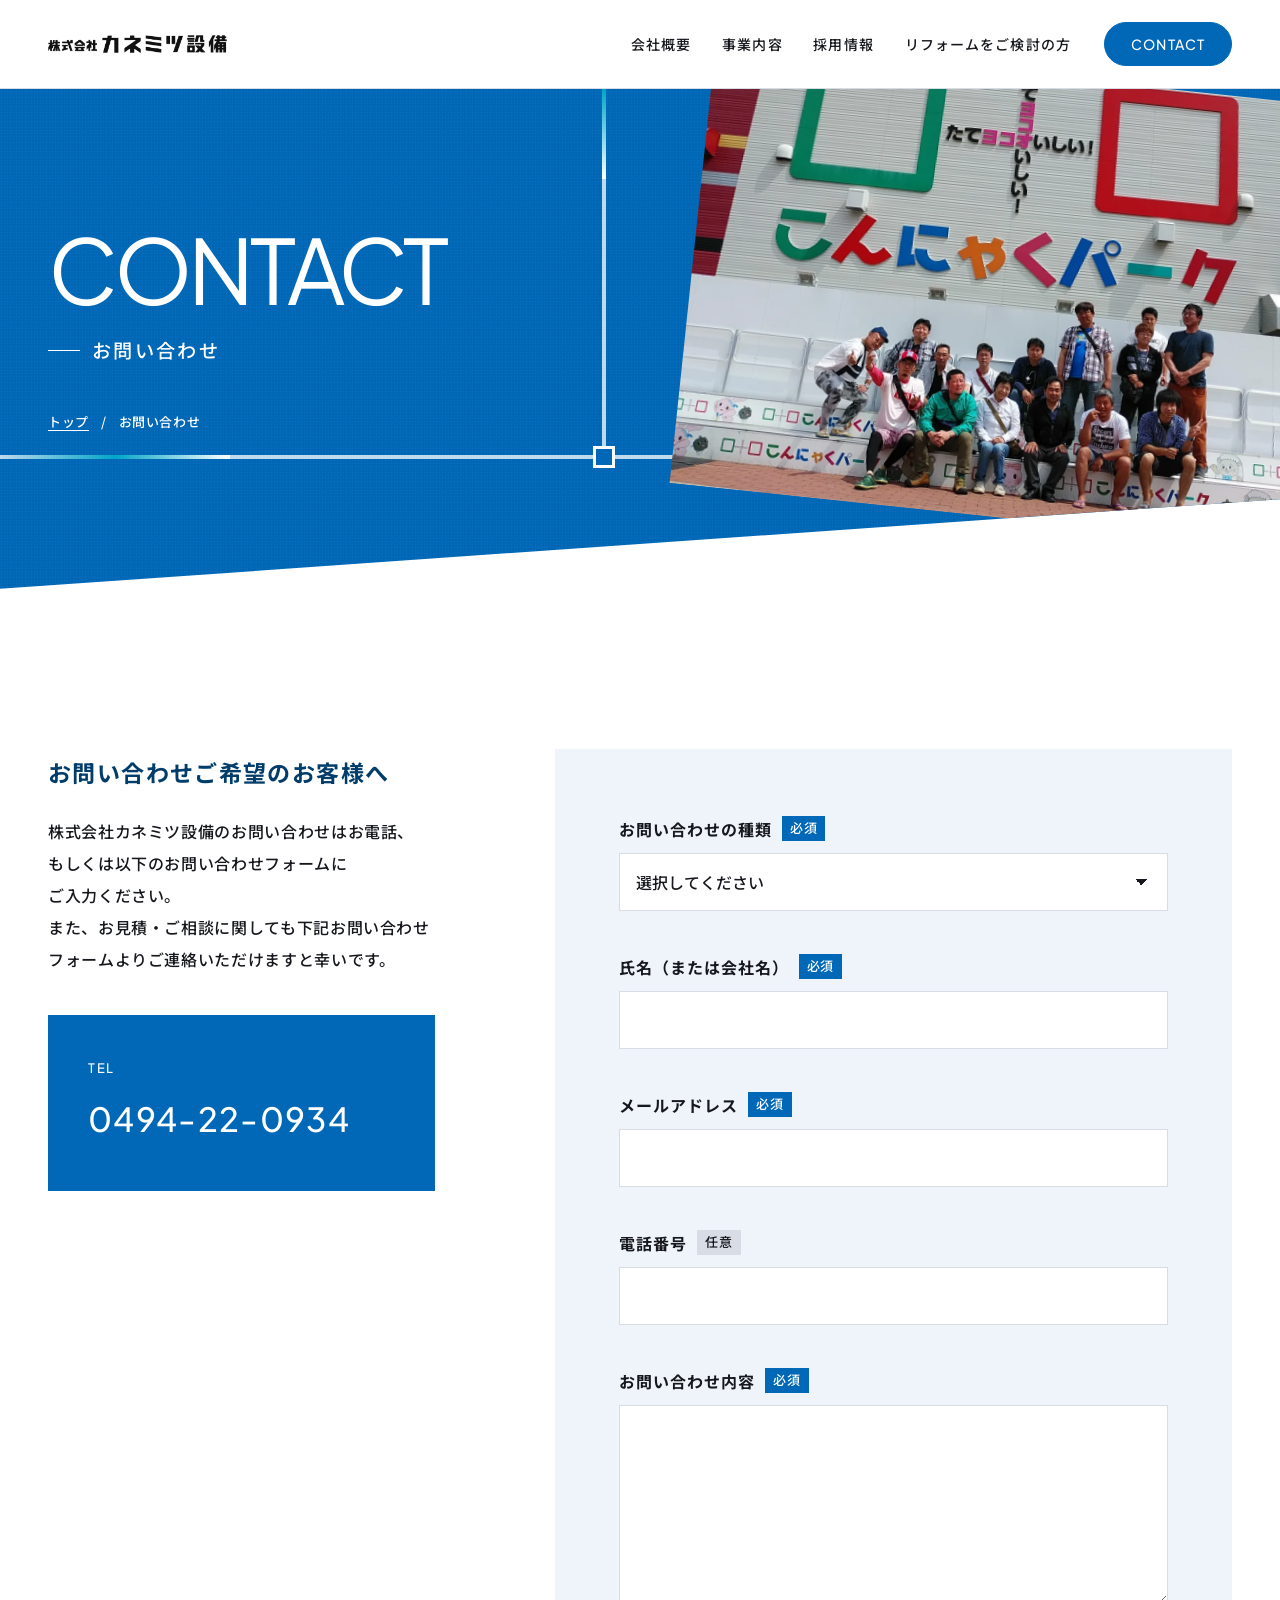
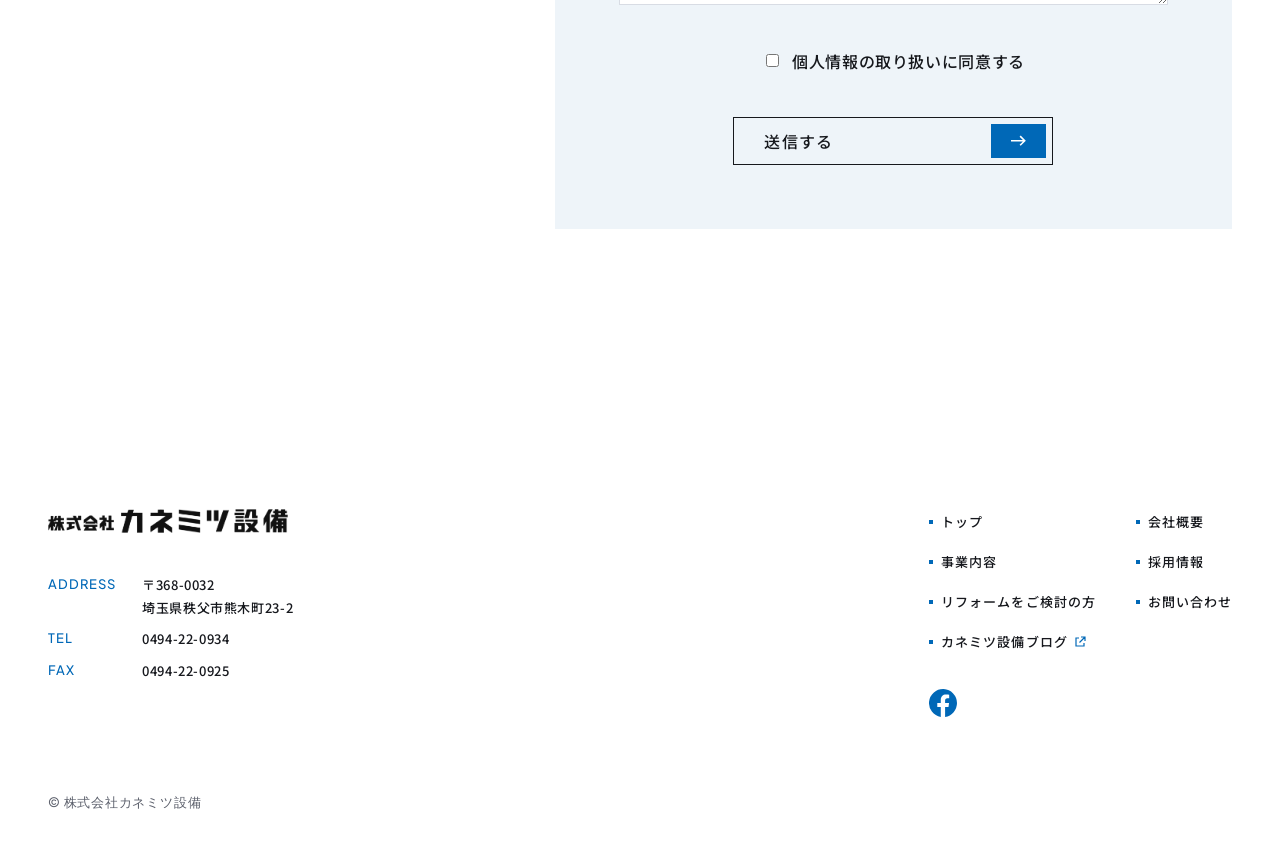
<file: contact/index.html>
<!doctype html>
<html lang="ja">
<head>
<meta charset="utf-8">
<meta name="viewport" content="width=device-width, initial-scale=1">
<meta name="robots" content="noindex, nofollow">
<meta name="generator" content="SPINOVA HP kit v1.0 master">
<title>お問い合わせ｜株式会社カネミツ設備</title>
<meta name="description" content="株式会社カネミツ設備へのお問い合わせはこちらから。">
<meta property="og:type" content="article">
<meta property="og:site_name" content="株式会社カネミツ設備">
<meta property="og:title" content="お問い合わせ｜株式会社カネミツ設備">
<meta property="og:description" content="株式会社カネミツ設備へのお問い合わせはこちらから。">
<meta property="og:url" content="https://hse-inc.github.io/kanemitsu-hp/contact/">
<meta property="og:image" content="https://hse-inc.github.io/kanemitsu-hp/assets/ogp.jpg?v=20261119a">
<meta property="og:image:width" content="1200">
<meta property="og:image:height" content="630">
<meta name="twitter:card" content="summary_large_image">
<meta name="twitter:image" content="https://hse-inc.github.io/kanemitsu-hp/assets/ogp.jpg?v=20261119a">
<link rel="preconnect" href="https://fonts.googleapis.com">
<link rel="preconnect" href="https://fonts.gstatic.com" crossorigin>
<link href="https://fonts.googleapis.com/css2?family=Plus+Jakarta+Sans:wght@400;500;700&family=Krona+One&family=Noto+Sans+JP:wght@400;500;700;900&family=Shippori+Mincho+B1:wght@600;800&display=swap" rel="stylesheet">
<link rel="icon" href="../assets/favicon.ico?v=20261126154843" sizes="any">
<link rel="icon" href="../assets/favicon-32.png?v=20261126154843" type="image/png" sizes="32x32">
<link rel="apple-touch-icon" href="../assets/apple-touch-icon.png?v=20261126154843">
<link rel="stylesheet" href="../tokens.css?v=20261126154843">
<link rel="stylesheet" href="../base.css?v=20261126154843">
<link rel="stylesheet" href="../style.css?v=20261126154843">
<script>
/* ローディング：TOP を開いた初回（同じタブの中で1回）だけ。動きを減らす設定・自動の検査では出さない（?ld=1 で必ず出す）。
   キットの検査用ブラウザは普通のブラウザのふりをするので、窓が画面より狭い・iPhone を名乗るのに Chrome の印がある、で見分ける */
try {
  var kmAuto = navigator.webdriver || /HeadlessChrome/.test(navigator.userAgent) || (outerWidth > 0 && outerWidth < innerWidth - 40) || (/iPhone|iPad/.test(navigator.userAgent) && !!navigator.userAgentData);
  if (!matchMedia('(prefers-reduced-motion: reduce)').matches && (/[?&]ld=1/.test(location.search) || (!kmAuto && !sessionStorage.getItem('km-ld')))) { document.documentElement.classList.add('is-ld'); sessionStorage.setItem('km-ld', '1'); }
} catch (e) {}
</script>
</head>
<body class="is-sub is-sub--contact">

<header class="header">
  <a class="logo" href="../" aria-label="株式会社カネミツ設備 トップへ">
    <img class="logo__w" src="../assets/logo_w.png?v=20261126154843" alt="" width="2502" height="243">
    <img class="logo__c" src="../assets/logo.png?v=20261126154843" alt="" width="2502" height="243">
  </a>
  <nav class="nav" aria-label="メインメニュー">
    <ul class="nav__list">
      <li><a href="../company/">会社概要</a></li>
      <li><a href="../service/">事業内容</a></li>
      <li><a href="../recruit/">採用情報</a></li>
      <li><a href="../reform/">リフォームをご検討の方</a></li>
    </ul>
  </nav>
  <div class="header__acts">
    <a class="pill pill--line" href="../contact/" aria-current="page">CONTACT</a>
    <button class="menu-btn" type="button" aria-expanded="false" aria-controls="drawer" aria-label="メニューを開く"><span></span><span></span></button>
  </div>
</header>

<div class="drawer" id="drawer">
  <ul class="drawer__list">
    <li style="--i:0"><a href="../"><span class="drawer__en" aria-hidden="true">TOP</span><span class="drawer__ja">トップ</span></a></li>
    <li style="--i:1"><a href="../company/"><span class="drawer__en" aria-hidden="true">COMPANY</span><span class="drawer__ja">会社概要</span></a></li>
    <li style="--i:2"><a href="../service/"><span class="drawer__en" aria-hidden="true">BUSINESS</span><span class="drawer__ja">事業内容</span></a></li>
    <li style="--i:3"><a href="../recruit/"><span class="drawer__en" aria-hidden="true">RECRUIT</span><span class="drawer__ja">採用情報</span></a></li>
    <li style="--i:4"><a href="../reform/"><span class="drawer__en" aria-hidden="true">REFORM GUIDE</span><span class="drawer__ja">リフォームをご検討の方</span></a></li>
    <li style="--i:5"><a href="../contact/" aria-current="page"><span class="drawer__en" aria-hidden="true">CONTACT</span><span class="drawer__ja">お問い合わせ</span></a></li>
  </ul>
  <a class="drawer__tel" href="tel:0494220934" style="--i:6"><span class="drawer__tel-label">お電話でのお問い合わせ</span><span class="drawer__tel-num nb">0494-22-0934</span></a>
</div>

<main>
    <section class="ph">
    <div class="ph__deco" aria-hidden="true"><span class="pipe"><i class="p1"></i><i class="p2"></i><b class="j1"></b></span></div>
    <figure class="ph__photo" data-bleed><img src="../assets/sub/contact.webp?v=20261126154843" alt="" width="1400" height="1050" style="--oy: 70%"></figure>
    <div class="wrap ph__in">
      <h1 class="ph__ttl"><span class="ph__en" aria-hidden="true"><span class="mask" style="--m: 0"><span>CONTACT</span></span></span><span class="ph__ja">お問い合わせ</span></h1>
      <ol class="crumb ph__crumb"><li><a href="../">トップ</a></li><li>お問い合わせ</li></ol>
    </div>
  </section>

  <section class="sec cf">
    <div class="wrap cf__in">
      <div class="cf__side">
        <div class="txt cf__intro">
          <p class="cf__hi rv">お問い合わせご希望の<wbr>お客様へ</p>
          <p class="rv">株式会社カネミツ設備の<wbr>お問い合わせは<wbr>お電話、<wbr>もしくは<wbr>以下の<wbr>お問い合わせ<wbr>フォームに<wbr>ご入力ください。<br>また、<wbr>お見積・ご相談に<wbr>関しても<wbr>下記お問い合わせ<wbr>フォームより<wbr>ご連絡いただけますと<wbr>幸いです。</p>
        </div>
        <a class="cf__tel rv" href="tel:0494220934"><span class="cf__tel-label">TEL</span><span class="cf__tel-num nb">0494-22-0934</span></a>
      </div>
      <form class="form cf__form rv" data-todo>
        <label class="field"><span class="field__label">お問い合わせの<wbr>種類<span class="field__req">必須</span></span>
          <select class="field__input" name="inquiry-type" required><option value="">選択してください</option><option>サービスについて</option><option>お見積もりについて</option><option>採用について</option><option>取材・広報・協業に関するお問い合わせ</option><option>その他</option></select></label>
        <label class="field"><span class="field__label">氏名<wbr>（または<wbr>会社名）<span class="field__req">必須</span></span><input class="field__input" type="text" name="your-name" autocomplete="name" required></label>
        <label class="field"><span class="field__label">メールアドレス<span class="field__req">必須</span></span><input class="field__input" type="email" name="your-email" autocomplete="email" required></label>
        <label class="field"><span class="field__label">電話番号<span class="field__opt">任意</span></span><input class="field__input" type="tel" name="your-tel" autocomplete="tel"></label>
        <label class="field"><span class="field__label">お問い合わせ<wbr>内容<span class="field__req">必須</span></span><textarea class="field__input" name="your-message" required></textarea></label>
        <label class="form__agree"><input type="checkbox" name="agree" required>個人情報の<wbr>取り扱いに<wbr>同意する</label>
        <button class="btn btn--sq form__send" type="submit">送信する<span class="btn__arw"><svg viewBox="0 0 14 10" aria-hidden="true"><path d="M0 5h12M8 1l4 4-4 4" fill="none" stroke="currentColor" stroke-width="1.4"/></svg></span></button>
      </form>
    </div>
  </section>

</main>

<footer class="footer footer--w">
  <div class="wrap footer__top">
    <div class="footer__co">
      <a class="footer__logo" href="../" aria-label="株式会社カネミツ設備 トップへ"><img src="../assets/logo.png?v=20261126154843" alt="" width="2502" height="243" loading="lazy"></a>
      <dl class="footer__info">
        <dt>ADDRESS</dt><dd><span class="nb">〒368-0032</span><br>埼玉県秩父市熊木町23-2</dd>
        <dt>TEL</dt><dd><a class="nb" href="tel:0494220934">0494-22-0934</a></dd>
        <dt>FAX</dt><dd><span class="nb">0494-22-0925</span></dd>
      </dl>
    </div>
    <div class="footer__links">
    <ul class="footer__nav">
      <li><a href="../">トップ</a></li>
      <li><a href="../company/">会社概要</a></li>
      <li><a href="../service/">事業内容</a></li>
      <li><a href="../recruit/">採用情報</a></li>
      <li><a href="../reform/">リフォームをご検討の方</a></li>
      <li><a href="../contact/">お問い合わせ</a></li>
      <li><a class="footer__ext" href="https://kanemitusetubi.seesaa.net/" target="_blank" rel="noopener">カネミツ設備ブログ<svg viewBox="0 0 12 12" aria-label="（外部サイト）" role="img"><path d="M5 2H2v8h8V7M7 1h4v4M11 1 5.5 6.5" fill="none" stroke="currentColor" stroke-width="1.2"/></svg></a></li>
    </ul>
    <a class="footer__sns" href="https://www.facebook.com/kanemitusetubi/about?tab=page_info" target="_blank" rel="noopener" aria-label="Facebook"><svg viewBox="0 0 24 24" aria-hidden="true"><path d="M24 12a12 12 0 1 0-13.9 11.9v-8.4H7.1V12h3V9.4c0-3 1.8-4.7 4.5-4.7 1.3 0 2.7.2 2.7.2v3h-1.5c-1.5 0-2 .9-2 1.9V12h3.4l-.5 3.5h-2.9v8.4A12 12 0 0 0 24 12z" fill="currentColor"/></svg></a>
    </div>
  </div>
  <div class="wrap footer__end">
    <p class="footer__copy">© 株式会社カネミツ設備</p>
  </div>
</footer>

<script src="../site.js?v=20261126154843"></script>
</body>
</html>
</file>
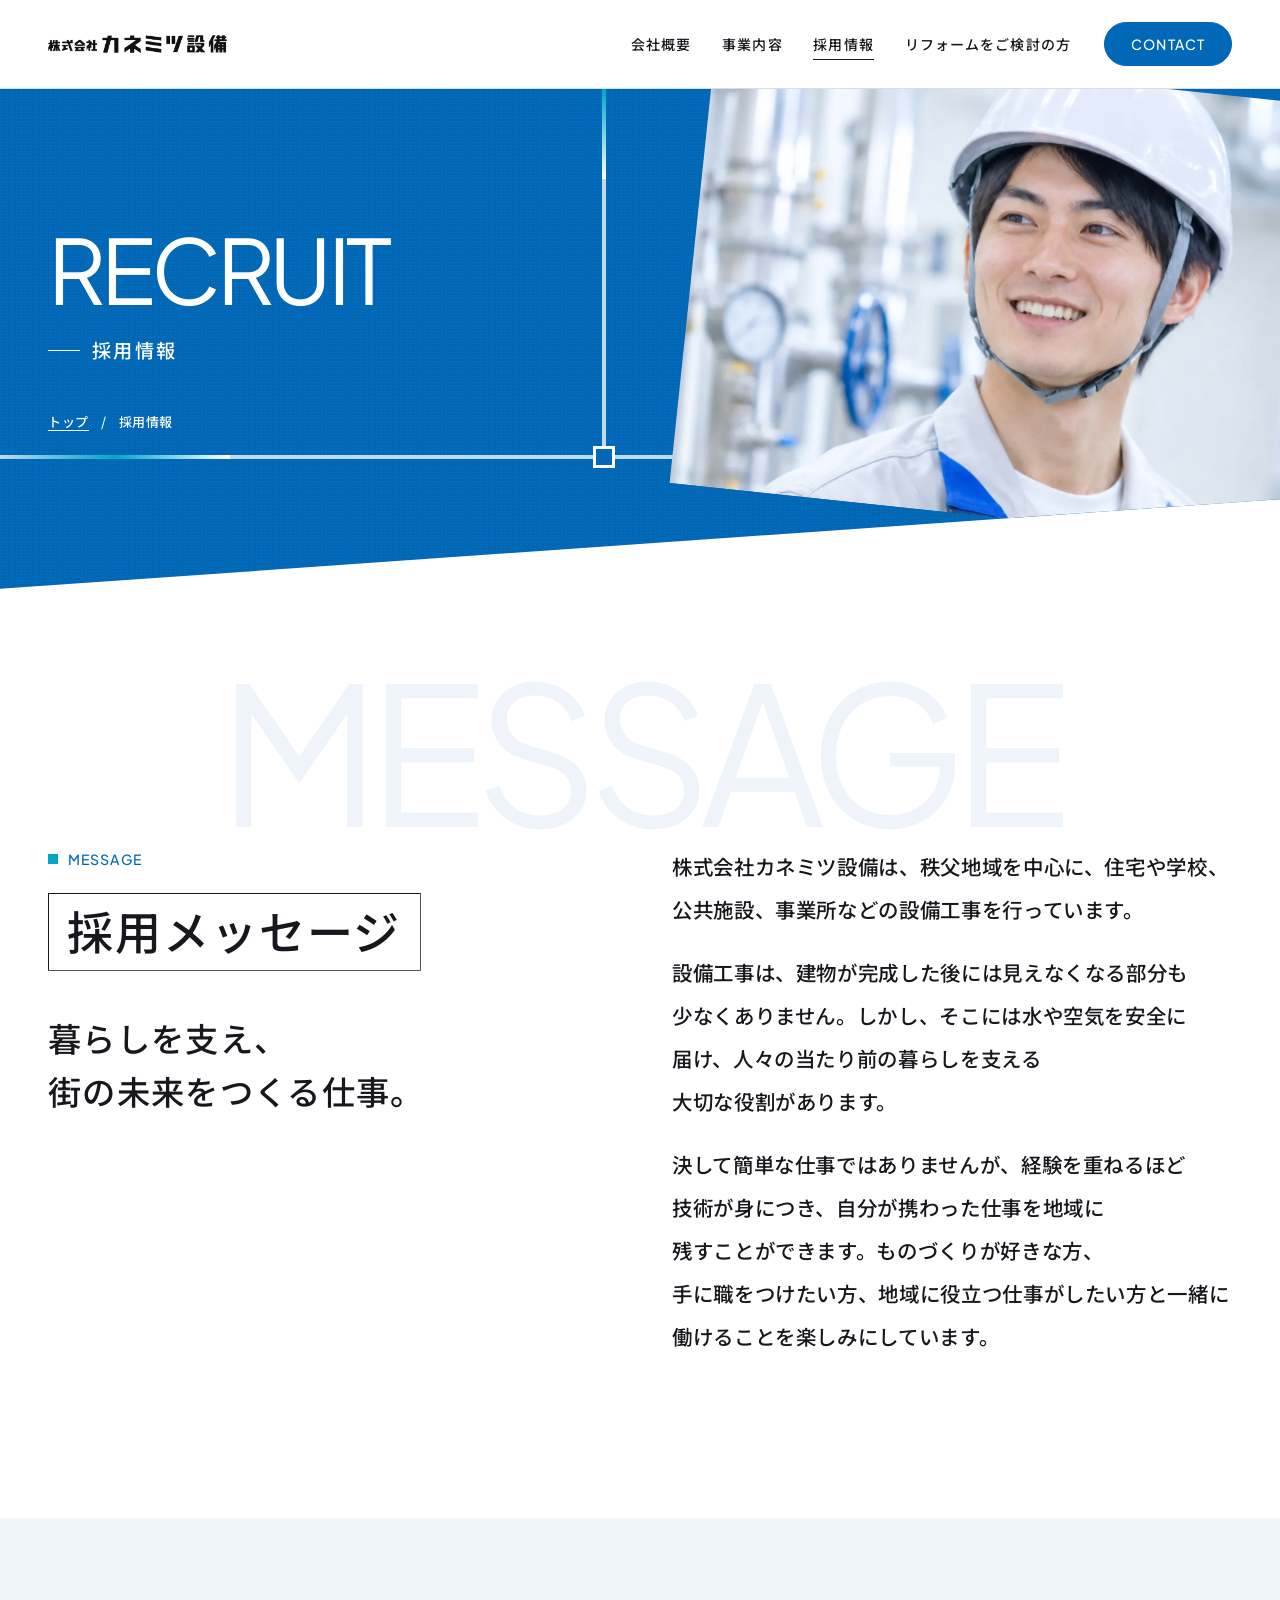
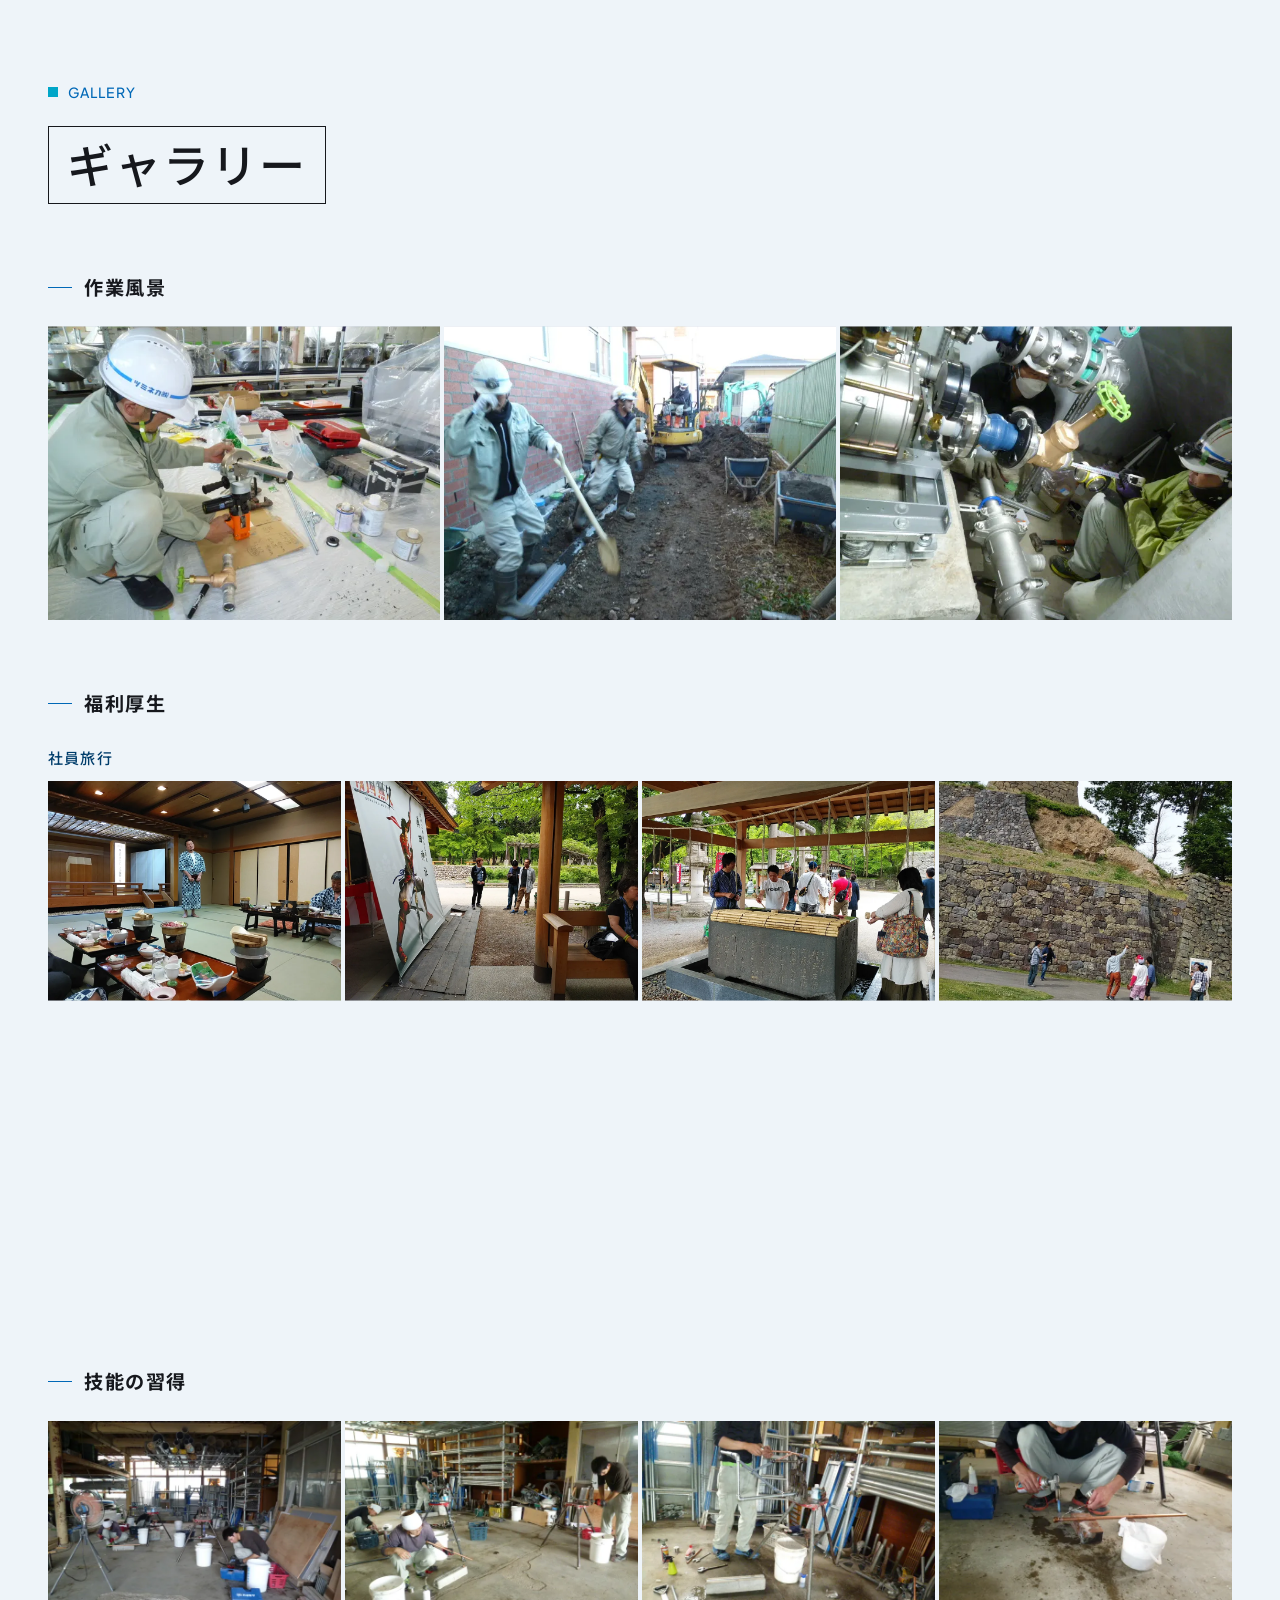
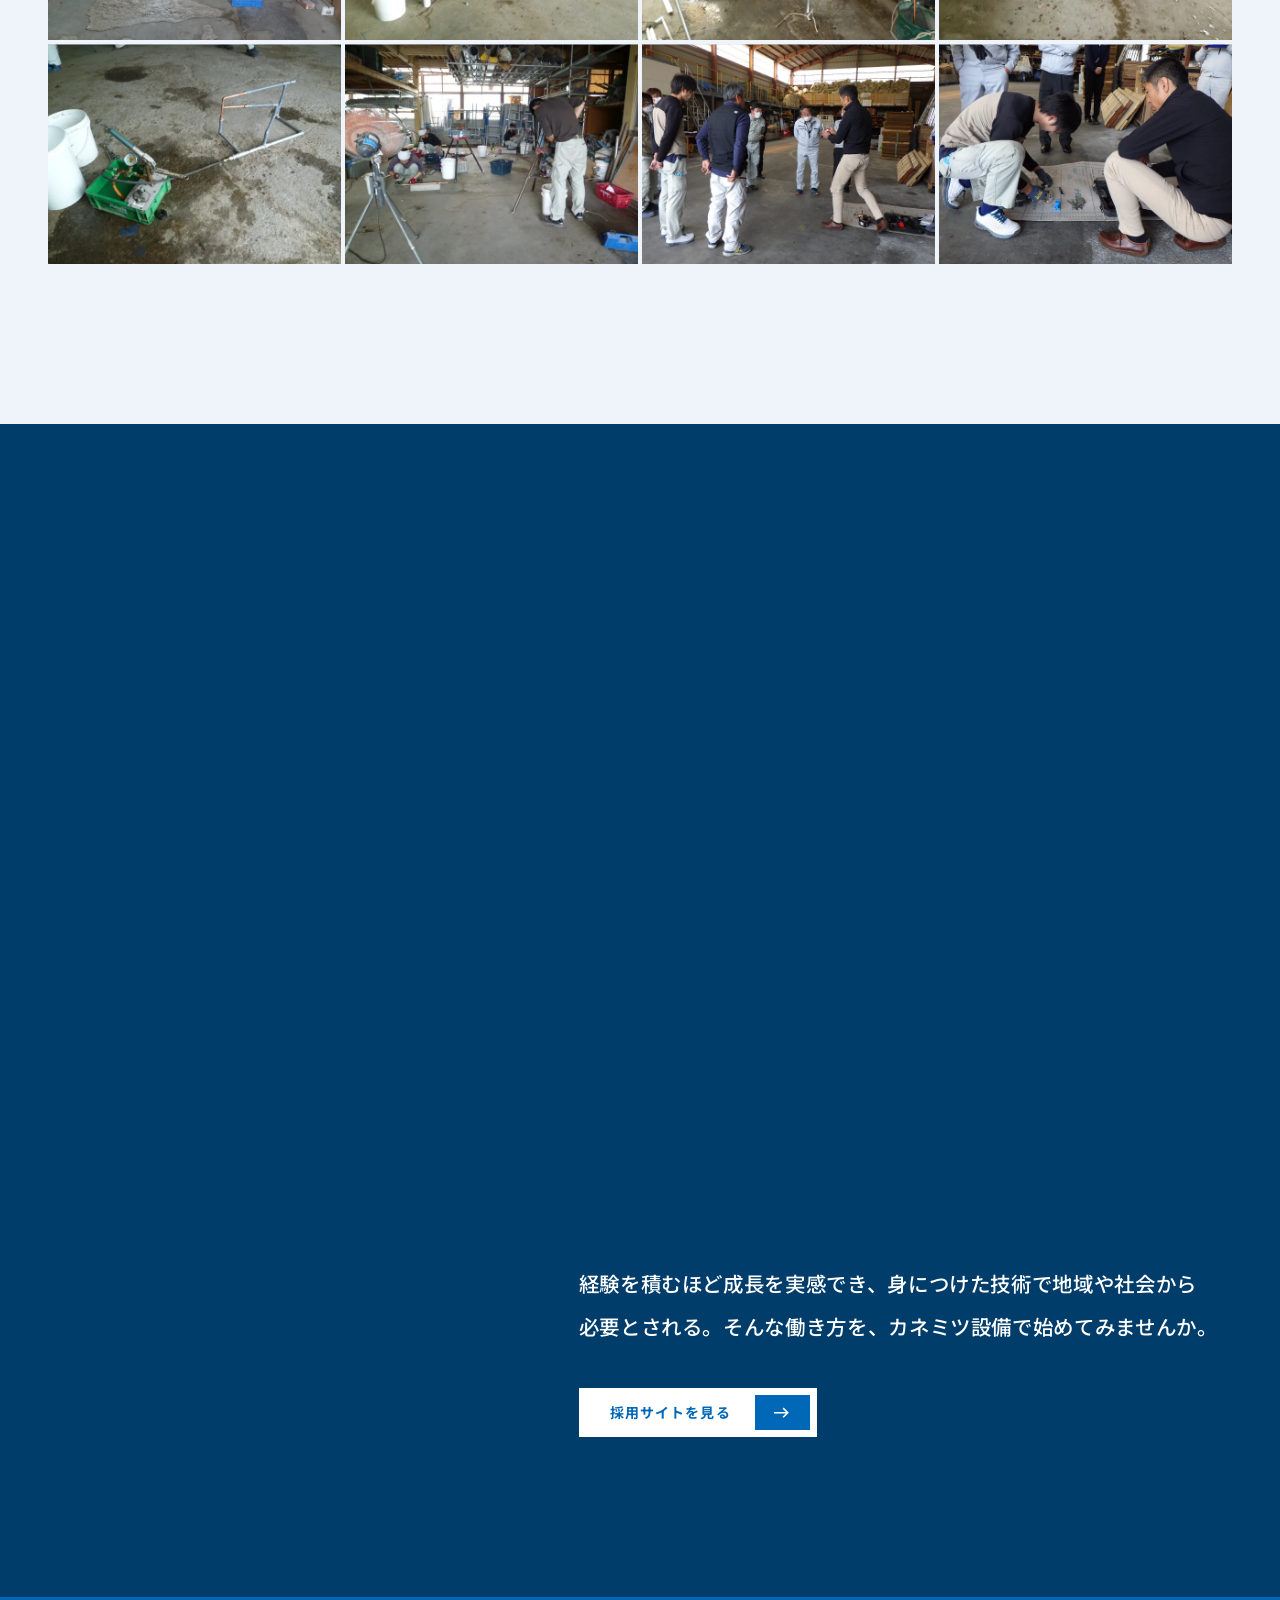
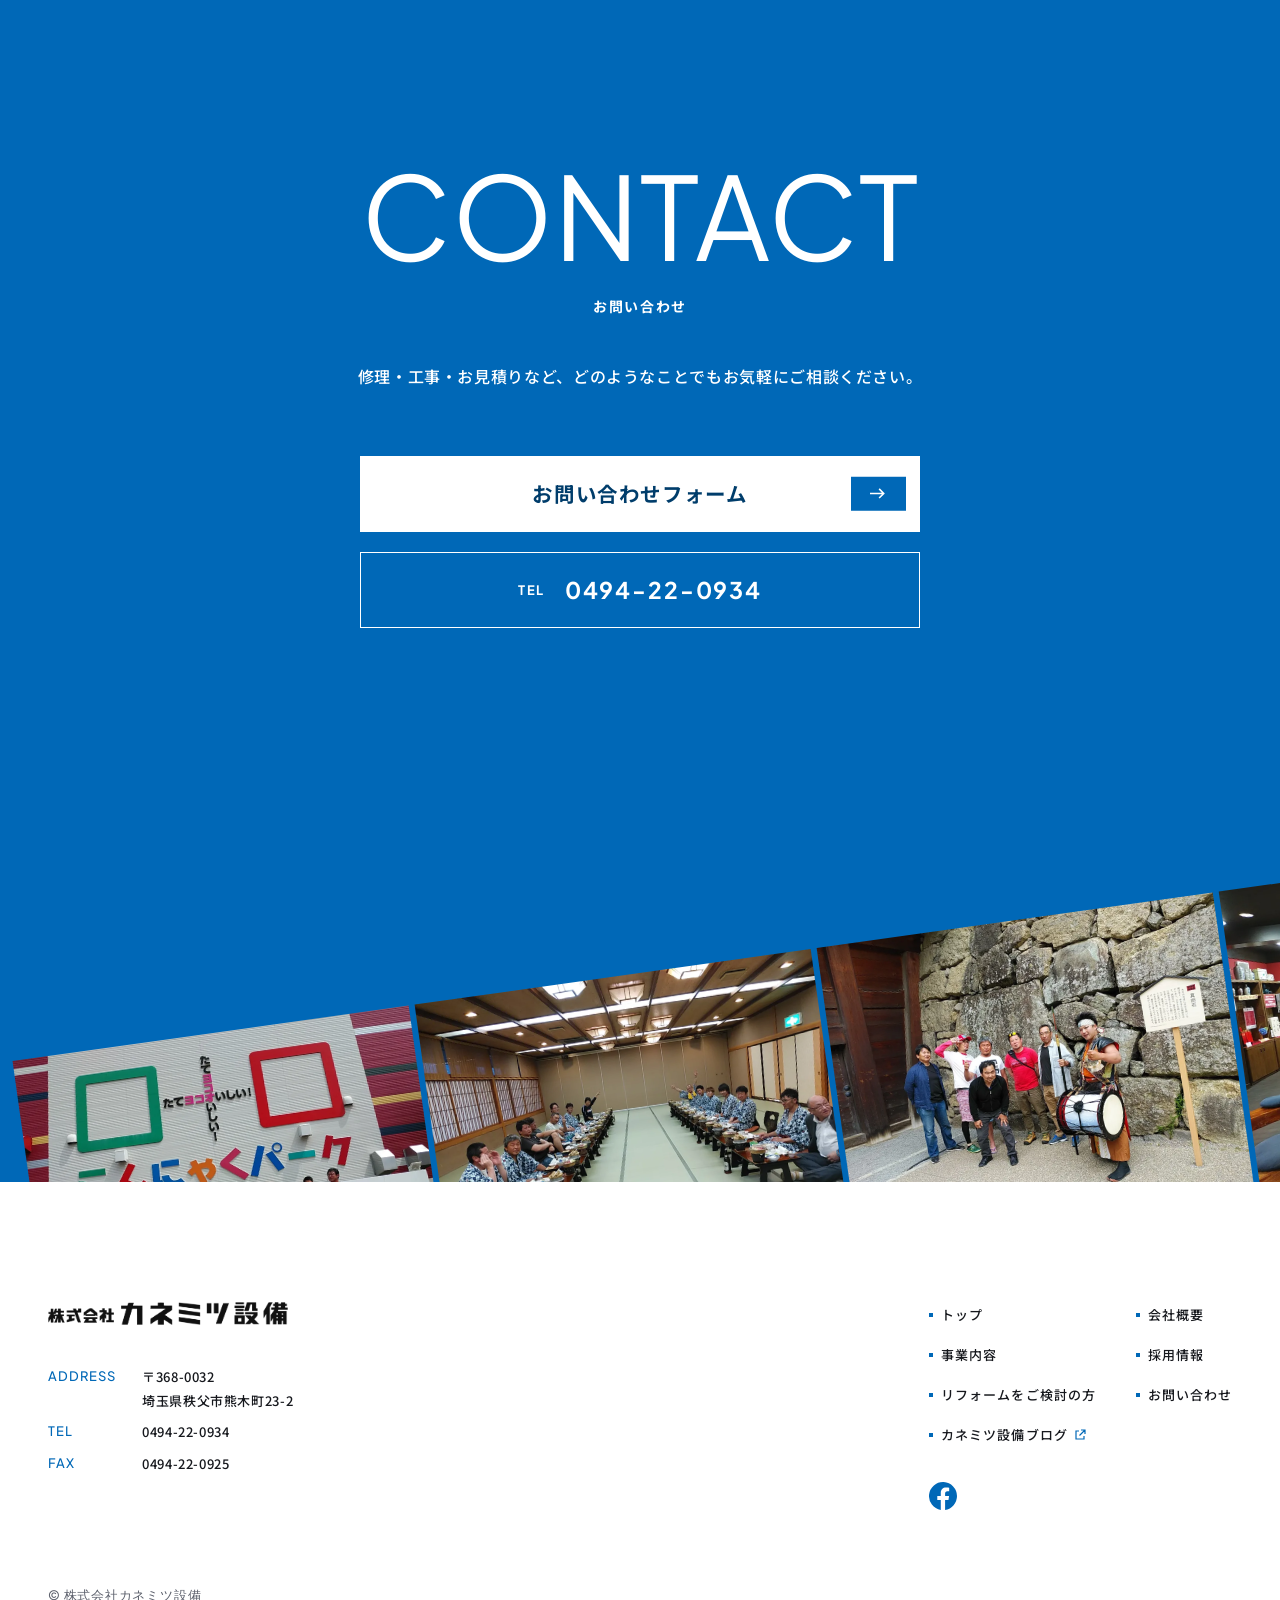
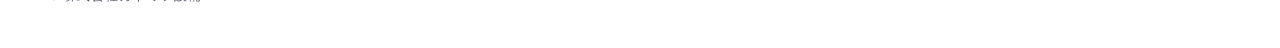
<file: recruit/index.html>
<!doctype html>
<html lang="ja">
<head>
<meta charset="utf-8">
<meta name="viewport" content="width=device-width, initial-scale=1">
<meta name="robots" content="noindex, nofollow">
<meta name="generator" content="SPINOVA HP kit v1.0 master">
<title>採用情報｜株式会社カネミツ設備</title>
<meta name="description" content="株式会社カネミツ設備の採用情報です。">
<meta property="og:type" content="article">
<meta property="og:site_name" content="株式会社カネミツ設備">
<meta property="og:title" content="採用情報｜株式会社カネミツ設備">
<meta property="og:description" content="株式会社カネミツ設備の採用情報です。">
<meta property="og:url" content="https://hse-inc.github.io/kanemitsu-hp/recruit/">
<meta property="og:image" content="https://hse-inc.github.io/kanemitsu-hp/assets/ogp.jpg?v=20261119a">
<meta property="og:image:width" content="1200">
<meta property="og:image:height" content="630">
<meta name="twitter:card" content="summary_large_image">
<meta name="twitter:image" content="https://hse-inc.github.io/kanemitsu-hp/assets/ogp.jpg?v=20261119a">
<link rel="preconnect" href="https://fonts.googleapis.com">
<link rel="preconnect" href="https://fonts.gstatic.com" crossorigin>
<link href="https://fonts.googleapis.com/css2?family=Plus+Jakarta+Sans:wght@400;500;700&family=Krona+One&family=Noto+Sans+JP:wght@400;500;700;900&family=Shippori+Mincho+B1:wght@600;800&display=swap" rel="stylesheet">
<link rel="icon" href="../assets/favicon.ico?v=20261126154843" sizes="any">
<link rel="icon" href="../assets/favicon-32.png?v=20261126154843" type="image/png" sizes="32x32">
<link rel="apple-touch-icon" href="../assets/apple-touch-icon.png?v=20261126154843">
<link rel="stylesheet" href="../tokens.css?v=20261126154843">
<link rel="stylesheet" href="../base.css?v=20261126154843">
<link rel="stylesheet" href="../style.css?v=20261126154843">
<script>
/* ローディング：TOP を開いた初回（同じタブの中で1回）だけ。動きを減らす設定・自動の検査では出さない（?ld=1 で必ず出す）。
   キットの検査用ブラウザは普通のブラウザのふりをするので、窓が画面より狭い・iPhone を名乗るのに Chrome の印がある、で見分ける */
try {
  var kmAuto = navigator.webdriver || /HeadlessChrome/.test(navigator.userAgent) || (outerWidth > 0 && outerWidth < innerWidth - 40) || (/iPhone|iPad/.test(navigator.userAgent) && !!navigator.userAgentData);
  if (!matchMedia('(prefers-reduced-motion: reduce)').matches && (/[?&]ld=1/.test(location.search) || (!kmAuto && !sessionStorage.getItem('km-ld')))) { document.documentElement.classList.add('is-ld'); sessionStorage.setItem('km-ld', '1'); }
} catch (e) {}
</script>
</head>
<body class="is-sub is-sub--recruit">

<header class="header">
  <a class="logo" href="../" aria-label="株式会社カネミツ設備 トップへ">
    <img class="logo__w" src="../assets/logo_w.png?v=20261126154843" alt="" width="2502" height="243">
    <img class="logo__c" src="../assets/logo.png?v=20261126154843" alt="" width="2502" height="243">
  </a>
  <nav class="nav" aria-label="メインメニュー">
    <ul class="nav__list">
      <li><a href="../company/">会社概要</a></li>
      <li><a href="../service/">事業内容</a></li>
      <li><a href="../recruit/" aria-current="page">採用情報</a></li>
      <li><a href="../reform/">リフォームをご検討の方</a></li>
    </ul>
  </nav>
  <div class="header__acts">
    <a class="pill pill--line" href="../contact/">CONTACT</a>
    <button class="menu-btn" type="button" aria-expanded="false" aria-controls="drawer" aria-label="メニューを開く"><span></span><span></span></button>
  </div>
</header>

<div class="drawer" id="drawer">
  <ul class="drawer__list">
    <li style="--i:0"><a href="../"><span class="drawer__en" aria-hidden="true">TOP</span><span class="drawer__ja">トップ</span></a></li>
    <li style="--i:1"><a href="../company/"><span class="drawer__en" aria-hidden="true">COMPANY</span><span class="drawer__ja">会社概要</span></a></li>
    <li style="--i:2"><a href="../service/"><span class="drawer__en" aria-hidden="true">BUSINESS</span><span class="drawer__ja">事業内容</span></a></li>
    <li style="--i:3"><a href="../recruit/" aria-current="page"><span class="drawer__en" aria-hidden="true">RECRUIT</span><span class="drawer__ja">採用情報</span></a></li>
    <li style="--i:4"><a href="../reform/"><span class="drawer__en" aria-hidden="true">REFORM GUIDE</span><span class="drawer__ja">リフォームをご検討の方</span></a></li>
    <li style="--i:5"><a href="../contact/"><span class="drawer__en" aria-hidden="true">CONTACT</span><span class="drawer__ja">お問い合わせ</span></a></li>
  </ul>
  <a class="drawer__tel" href="tel:0494220934" style="--i:6"><span class="drawer__tel-label">お電話でのお問い合わせ</span><span class="drawer__tel-num nb">0494-22-0934</span></a>
</div>

<main>
    <section class="ph">
    <div class="ph__deco" aria-hidden="true"><span class="pipe"><i class="p1"></i><i class="p2"></i><b class="j1"></b></span></div>
    <figure class="ph__photo" data-bleed><img src="../assets/sub/recruit.webp?v=20261126154843" alt="" width="1100" height="1100" style="--oy: 22%"></figure>
    <div class="wrap ph__in">
      <h1 class="ph__ttl"><span class="ph__en" aria-hidden="true"><span class="mask" style="--m: 0"><span>RECRUIT</span></span></span><span class="ph__ja">採用情報</span></h1>
      <ol class="crumb ph__crumb"><li><a href="../">トップ</a></li><li>採用情報</li></ol>
    </div>
  </section>

    <section class="sec msg">
    <p class="big-en big-en--pale" aria-hidden="true">MESSAGE</p>
    <div class="wrap msg__in">
      <div class="hd">
        <p class="hd__en" aria-hidden="true">MESSAGE</p>
        <h2 class="hd__box"><span>採用メッセージ</span></h2>
      </div>
      <p class="msg__lead rv rv--wipe">暮らしを<wbr>支え、<wbr><span class="nb">街の未来をつくる仕事。</span></p>
      <div class="txt msg__txt">
        <p class="rv">株式会社カネミツ設備は、<wbr>秩父地域を<wbr>中心に、<wbr>住宅や<wbr>学校、<wbr>公共施設、<wbr>事業所などの<wbr>設備工事を<wbr>行っています。</p>
        <p class="rv">設備工事は、<wbr>建物が<wbr>完成した<wbr>後には<wbr>見えなくなる<wbr>部分も<wbr>少なくありません。<wbr>しかし、<wbr>そこには<wbr>水や<wbr>空気を<wbr>安全に<wbr>届け、<wbr>人々の<wbr>当たり前の<wbr>暮らしを<wbr>支える<wbr>大切な役割があります。</p>
        <p class="rv">決して<wbr>簡単な仕事ではありませんが、<wbr>経験を<wbr>重ねるほど<wbr>技術が<wbr>身につき、<wbr>自分が<wbr>携わった<wbr>仕事を<wbr>地域に<wbr>残すことができます。<wbr>ものづくりが<wbr>好きな<wbr>方、<wbr>手に職をつけたい<wbr>方、<wbr>地域に<wbr>役立つ仕事がしたい<wbr>方と<wbr>一緒に<wbr>働けることを<wbr>楽しみにしています。</p>
      </div>
    </div>
  </section>

    <section class="sec gal">
    <div class="wrap">
      <div class="hd">
        <p class="hd__en" aria-hidden="true">GALLERY</p>
        <h2 class="hd__box"><span>ギャラリー</span></h2>
      </div>
      <div class="gal__grp">
        <h3 class="gal__ttl rv">作業風景</h3>
        <ul class="gal__list" style="--n: 3">
          <li class="rv rv--clip"><button class="gal__item" type="button" aria-label="拡大して見る"><img src="../assets/work/w01.webp?v=20261126154843" alt="作業風景：配管の加工" width="640" height="480"></button></li>
          <li class="rv rv--clip"><button class="gal__item" type="button" aria-label="拡大して見る"><img src="../assets/work/w02.webp?v=20261126154843" alt="作業風景：配水管の埋設工事" width="640" height="480"></button></li>
          <li class="rv rv--clip"><button class="gal__item" type="button" aria-label="拡大して見る"><img src="../assets/work/w03.webp?v=20261126154843" alt="作業風景：バルブと配管の施工" width="640" height="480"></button></li>
        </ul>
      </div>
      <div class="gal__grp">
        <h3 class="gal__ttl rv">福利厚生</h3>
        <h4 class="gal__sub rv">社員旅行</h4>
        <ul class="gal__list" style="--n: 4">
          <li class="rv rv--clip"><button class="gal__item" type="button" aria-label="拡大して見る"><img src="../assets/gallery/l03.webp?v=20261126154843" alt="福利厚生：社員旅行の宴会" width="1000" height="750"></button></li>
          <li class="rv rv--clip"><button class="gal__item" type="button" aria-label="拡大して見る"><img src="../assets/gallery/l05.webp?v=20261126154843" alt="福利厚生：社員旅行" width="1000" height="750"></button></li>
          <li class="rv rv--clip"><button class="gal__item" type="button" aria-label="拡大して見る"><img src="../assets/gallery/l06.webp?v=20261126154843" alt="福利厚生：社員旅行" width="1000" height="750"></button></li>
          <li class="rv rv--clip"><button class="gal__item" type="button" aria-label="拡大して見る"><img src="../assets/gallery/l08.webp?v=20261126154843" alt="福利厚生：社員旅行で城を見学" width="760" height="1013" style="--oy: 60%"></button></li>
        </ul>
        <h4 class="gal__sub rv">ソフトボール大会</h4>
        <ul class="gal__list" style="--n: 4">
          <li class="rv rv--clip"><button class="gal__item" type="button" aria-label="拡大して見る"><img src="../assets/gallery/l10.webp?v=20261126154843" alt="福利厚生：ソフトボール大会" width="760" height="1351" style="--oy: 35%"></button></li>
          <li class="rv rv--clip"><button class="gal__item" type="button" aria-label="拡大して見る"><img src="../assets/gallery/l12.webp?v=20261126154843" alt="福利厚生：ソフトボール大会の賞状" width="640" height="480"></button></li>
        </ul>
      </div>
      <div class="gal__grp">
        <h3 class="gal__ttl rv">技能の<wbr>習得</h3>
        <ul class="gal__list" style="--n: 4">
          <li class="rv rv--clip"><button class="gal__item" type="button" aria-label="拡大して見る"><img src="../assets/work/w04.webp?v=20261126154843" alt="技能の習得：作業場での実習" width="640" height="480"></button></li>
          <li class="rv rv--clip"><button class="gal__item" type="button" aria-label="拡大して見る"><img src="../assets/work/w05.webp?v=20261126154843" alt="技能の習得：配管の加工の練習" width="640" height="480"></button></li>
          <li class="rv rv--clip"><button class="gal__item" type="button" aria-label="拡大して見る"><img src="../assets/work/w06.webp?v=20261126154843" alt="技能の習得：配管の組み立て" width="640" height="480"></button></li>
          <li class="rv rv--clip"><button class="gal__item" type="button" aria-label="拡大して見る"><img src="../assets/work/w07.webp?v=20261126154843" alt="技能の習得：配管の接合" width="640" height="480"></button></li>
          <li class="rv rv--clip"><button class="gal__item" type="button" aria-label="拡大して見る"><img src="../assets/work/w08.webp?v=20261126154843" alt="技能の習得：水圧試験" width="640" height="480"></button></li>
          <li class="rv rv--clip"><button class="gal__item" type="button" aria-label="拡大して見る"><img src="../assets/work/w09.webp?v=20261126154843" alt="技能の習得：作業場での実習" width="640" height="480"></button></li>
          <li class="rv rv--clip"><button class="gal__item" type="button" aria-label="拡大して見る"><img src="../assets/work/w10.webp?v=20261126154843" alt="技能の習得：先輩からの指導" width="1280" height="960"></button></li>
          <li class="rv rv--clip"><button class="gal__item" type="button" aria-label="拡大して見る"><img src="../assets/work/w11.webp?v=20261126154843" alt="技能の習得：先輩からの指導" width="1280" height="960"></button></li>
        </ul>
      </div>
    </div>
    <dialog class="lb" aria-label="写真の拡大"><img alt=""><button class="lb__close" type="button" aria-label="閉じる"></button></dialog>
  </section>

    <section class="lp">
    <figure class="lp__kv rv rv--clip">
      <picture>
        <source media="(max-width: 959px)" srcset="../assets/kv-sp.webp?v=20261119a" width="1200" height="675">
        <img src="../assets/kv.webp?v=20261126154843" alt="株式会社カネミツ設備　人生、勝ち組でいこう。" width="1800" height="800">
      </picture>
    </figure>
    <div class="wrap lp__in">
      <p class="lp__lead rv rv--wipe">人生の<wbr><span class="nb">勝ち組を、</span><wbr><span class="nb">目指せ。</span></p>
      <div class="lp__txt">
        <div class="txt">
          <p class="rv">私たちが<wbr>考える<wbr>「人生の<wbr>勝ち組」とは、<wbr>誰かと<wbr>比べて<wbr>優位になることではありません。<wbr>確かな<wbr>技術を<wbr>身につけ、<wbr>自分の<wbr>仕事に<wbr>誇りを<wbr>持ち、<wbr>将来を<wbr>自分の<wbr>力で<wbr>選べる<wbr>人になることです。</p>
          <p class="rv">経験を<wbr>積むほど<wbr>成長を<wbr>実感でき、<wbr>身につけた<wbr>技術で<wbr>地域や<wbr>社会から<wbr>必要とされる。<wbr>そんな<wbr>働き方を、<wbr>カネミツ設備で<wbr>始めてみませんか。</p>
        </div>
        <a class="btn btn--sq btn--fill-w rv" href="#" data-todo>採用サイトを<wbr>見る<span class="btn__arw"><svg viewBox="0 0 14 10" aria-hidden="true"><path d="M0 5h12M8 1l4 4-4 4" fill="none" stroke="currentColor" stroke-width="1.4"/></svg></span></a>
      </div>
    </div>
  </section>

    <section class="ct" id="contact">
    <div class="wrap ct__in">
      <p class="ct__en" aria-hidden="true">CONTACT</p>
      <h2 class="ct__ja">お問い合わせ</h2>
      <p class="ct__lead">修理・工事・お見積りなど、<wbr>どのようなことでも<wbr>お気軽に<wbr>ご相談ください。</p>
      <div class="ct__btns">
        <a class="ct__main" href="../contact/">お問い合わせ<wbr>フォーム<span class="btn__arw"><svg viewBox="0 0 14 10" aria-hidden="true"><path d="M0 5h12M8 1l4 4-4 4" fill="none" stroke="currentColor" stroke-width="1.4"/></svg></span></a>
        <a class="ct__tel" href="tel:0494220934"><span class="ct__tel-label">TEL</span><span class="nb">0494-22-0934</span></a>
      </div>
    </div>
    <div class="ct__reel" aria-hidden="true" data-bleed>
      <div class="ct__track">
        <img src="../assets/life/l01.webp?v=20261126154843" alt="" width="1024" height="768" loading="lazy">
        <img src="../assets/life/l02.webp?v=20261126154843" alt="" width="1024" height="768" loading="lazy">
        <img src="../assets/life/l03.webp?v=20261126154843" alt="" width="1024" height="768" loading="lazy">
        <img src="../assets/life/l04.webp?v=20261126154843" alt="" width="1024" height="768" loading="lazy">
        <img src="../assets/life/l05.webp?v=20261126154843" alt="" width="1024" height="768" loading="lazy">
      </div>
    </div>
  </section>
  
</main>

<footer class="footer footer--w">
  <div class="wrap footer__top">
    <div class="footer__co">
      <a class="footer__logo" href="../" aria-label="株式会社カネミツ設備 トップへ"><img src="../assets/logo.png?v=20261126154843" alt="" width="2502" height="243" loading="lazy"></a>
      <dl class="footer__info">
        <dt>ADDRESS</dt><dd><span class="nb">〒368-0032</span><br>埼玉県秩父市熊木町23-2</dd>
        <dt>TEL</dt><dd><a class="nb" href="tel:0494220934">0494-22-0934</a></dd>
        <dt>FAX</dt><dd><span class="nb">0494-22-0925</span></dd>
      </dl>
    </div>
    <div class="footer__links">
    <ul class="footer__nav">
      <li><a href="../">トップ</a></li>
      <li><a href="../company/">会社概要</a></li>
      <li><a href="../service/">事業内容</a></li>
      <li><a href="../recruit/">採用情報</a></li>
      <li><a href="../reform/">リフォームをご検討の方</a></li>
      <li><a href="../contact/">お問い合わせ</a></li>
      <li><a class="footer__ext" href="https://kanemitusetubi.seesaa.net/" target="_blank" rel="noopener">カネミツ設備ブログ<svg viewBox="0 0 12 12" aria-label="（外部サイト）" role="img"><path d="M5 2H2v8h8V7M7 1h4v4M11 1 5.5 6.5" fill="none" stroke="currentColor" stroke-width="1.2"/></svg></a></li>
    </ul>
    <a class="footer__sns" href="https://www.facebook.com/kanemitusetubi/about?tab=page_info" target="_blank" rel="noopener" aria-label="Facebook"><svg viewBox="0 0 24 24" aria-hidden="true"><path d="M24 12a12 12 0 1 0-13.9 11.9v-8.4H7.1V12h3V9.4c0-3 1.8-4.7 4.5-4.7 1.3 0 2.7.2 2.7.2v3h-1.5c-1.5 0-2 .9-2 1.9V12h3.4l-.5 3.5h-2.9v8.4A12 12 0 0 0 24 12z" fill="currentColor"/></svg></a>
    </div>
  </div>
  <div class="wrap footer__end">
    <p class="footer__copy">© 株式会社カネミツ設備</p>
  </div>
</footer>

<script src="../site.js?v=20261126154843"></script>
</body>
</html>
</file>
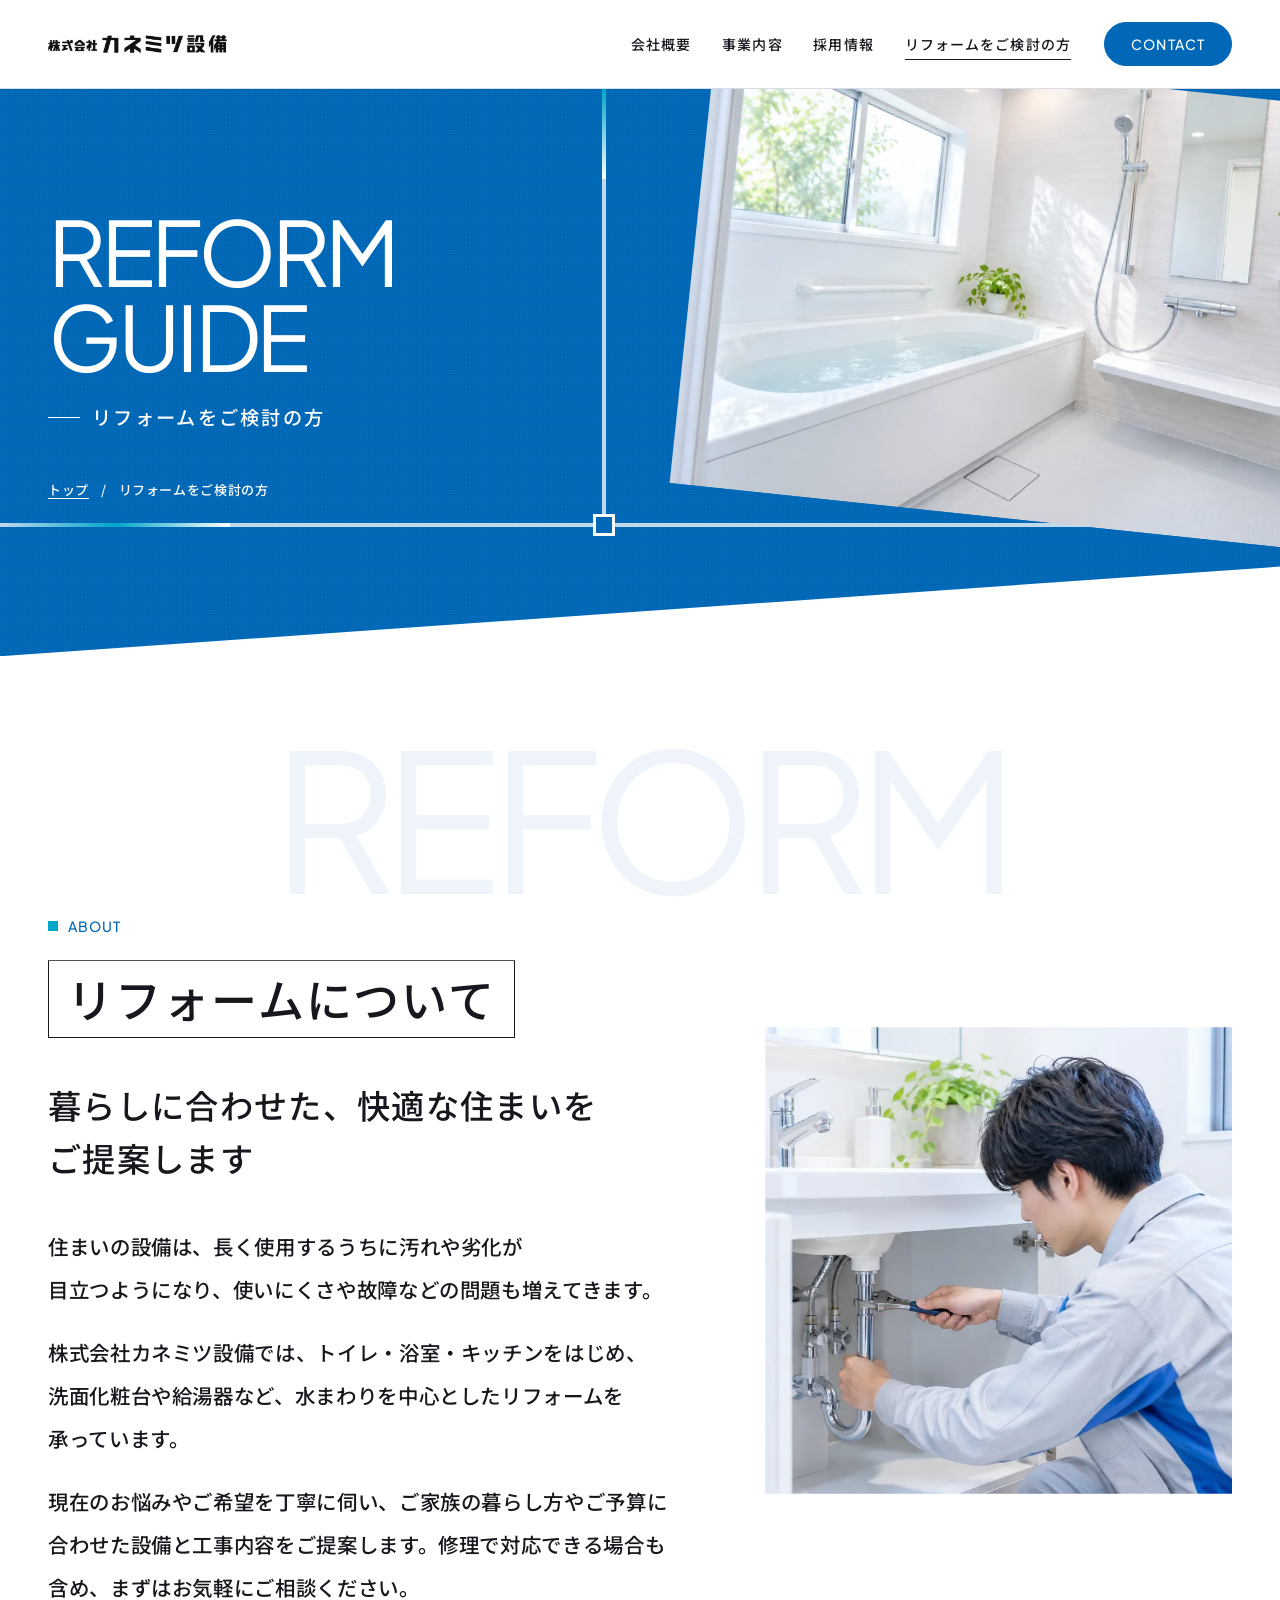
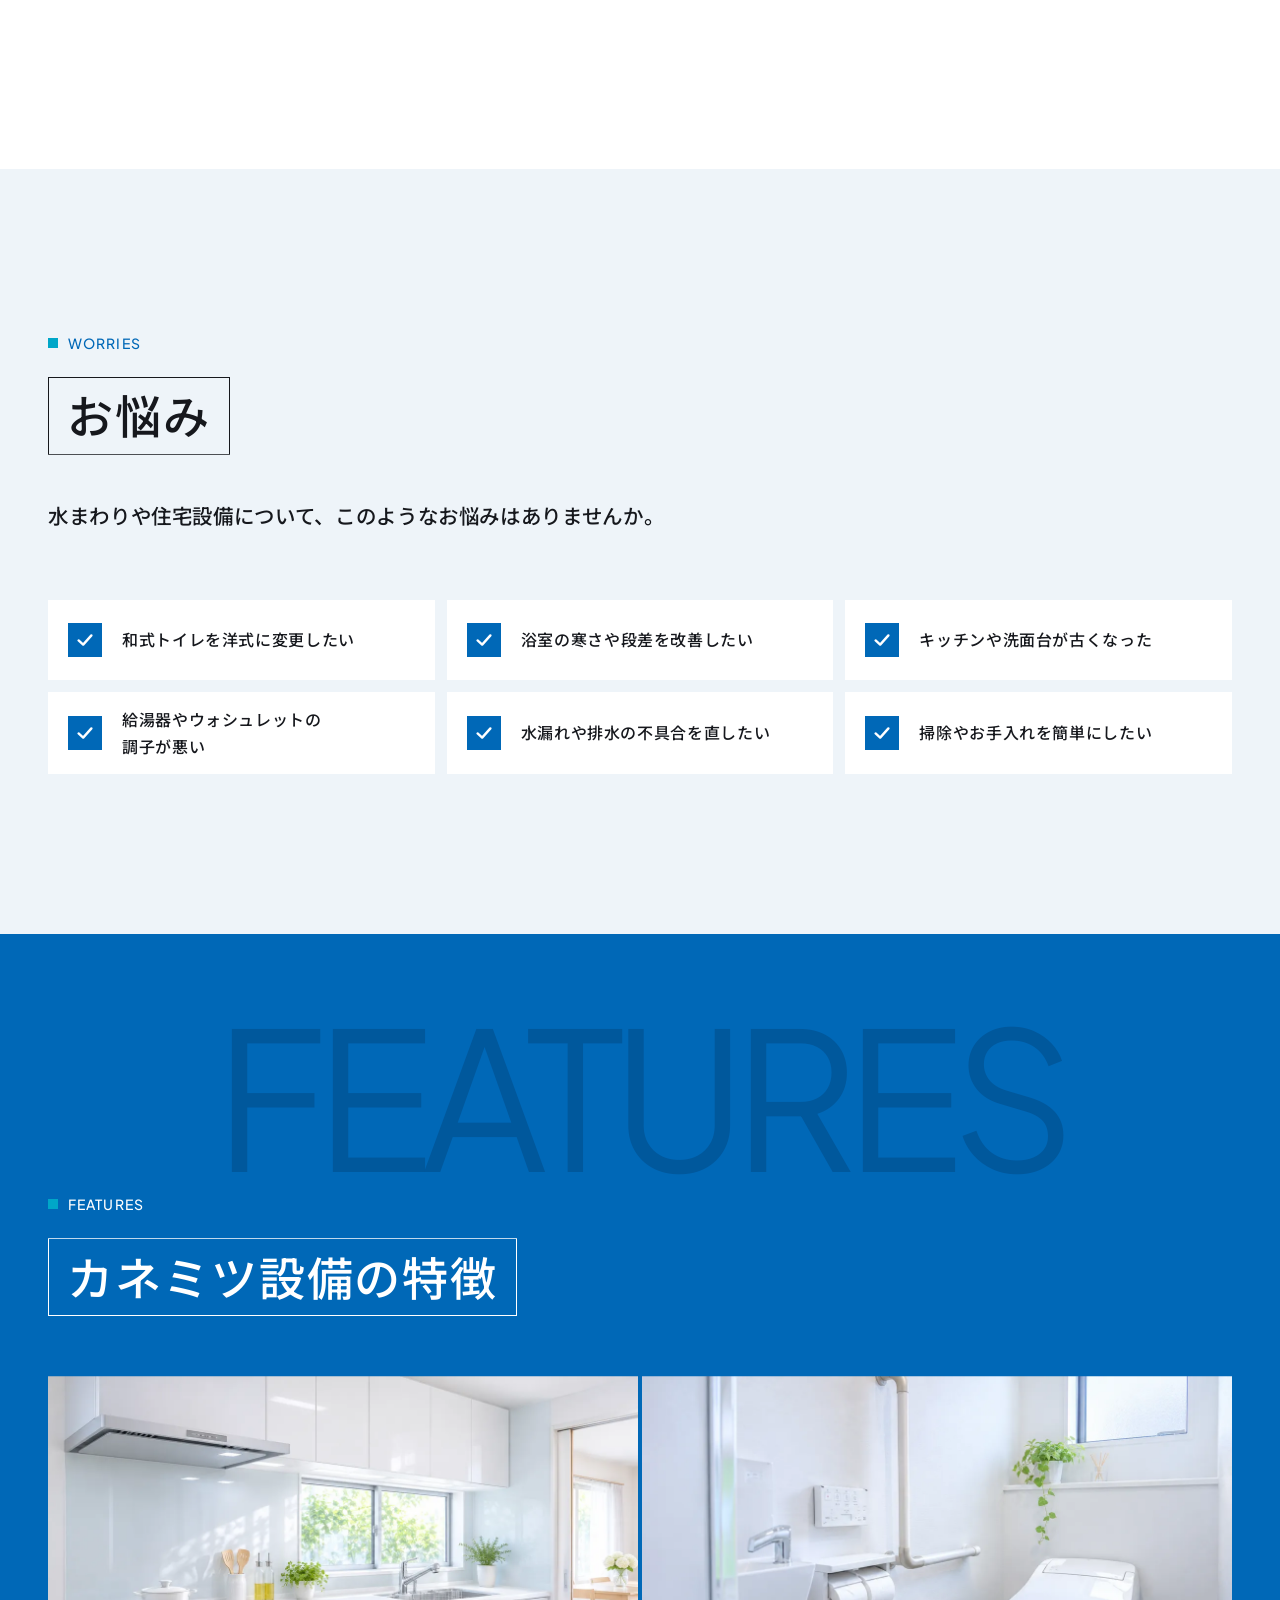
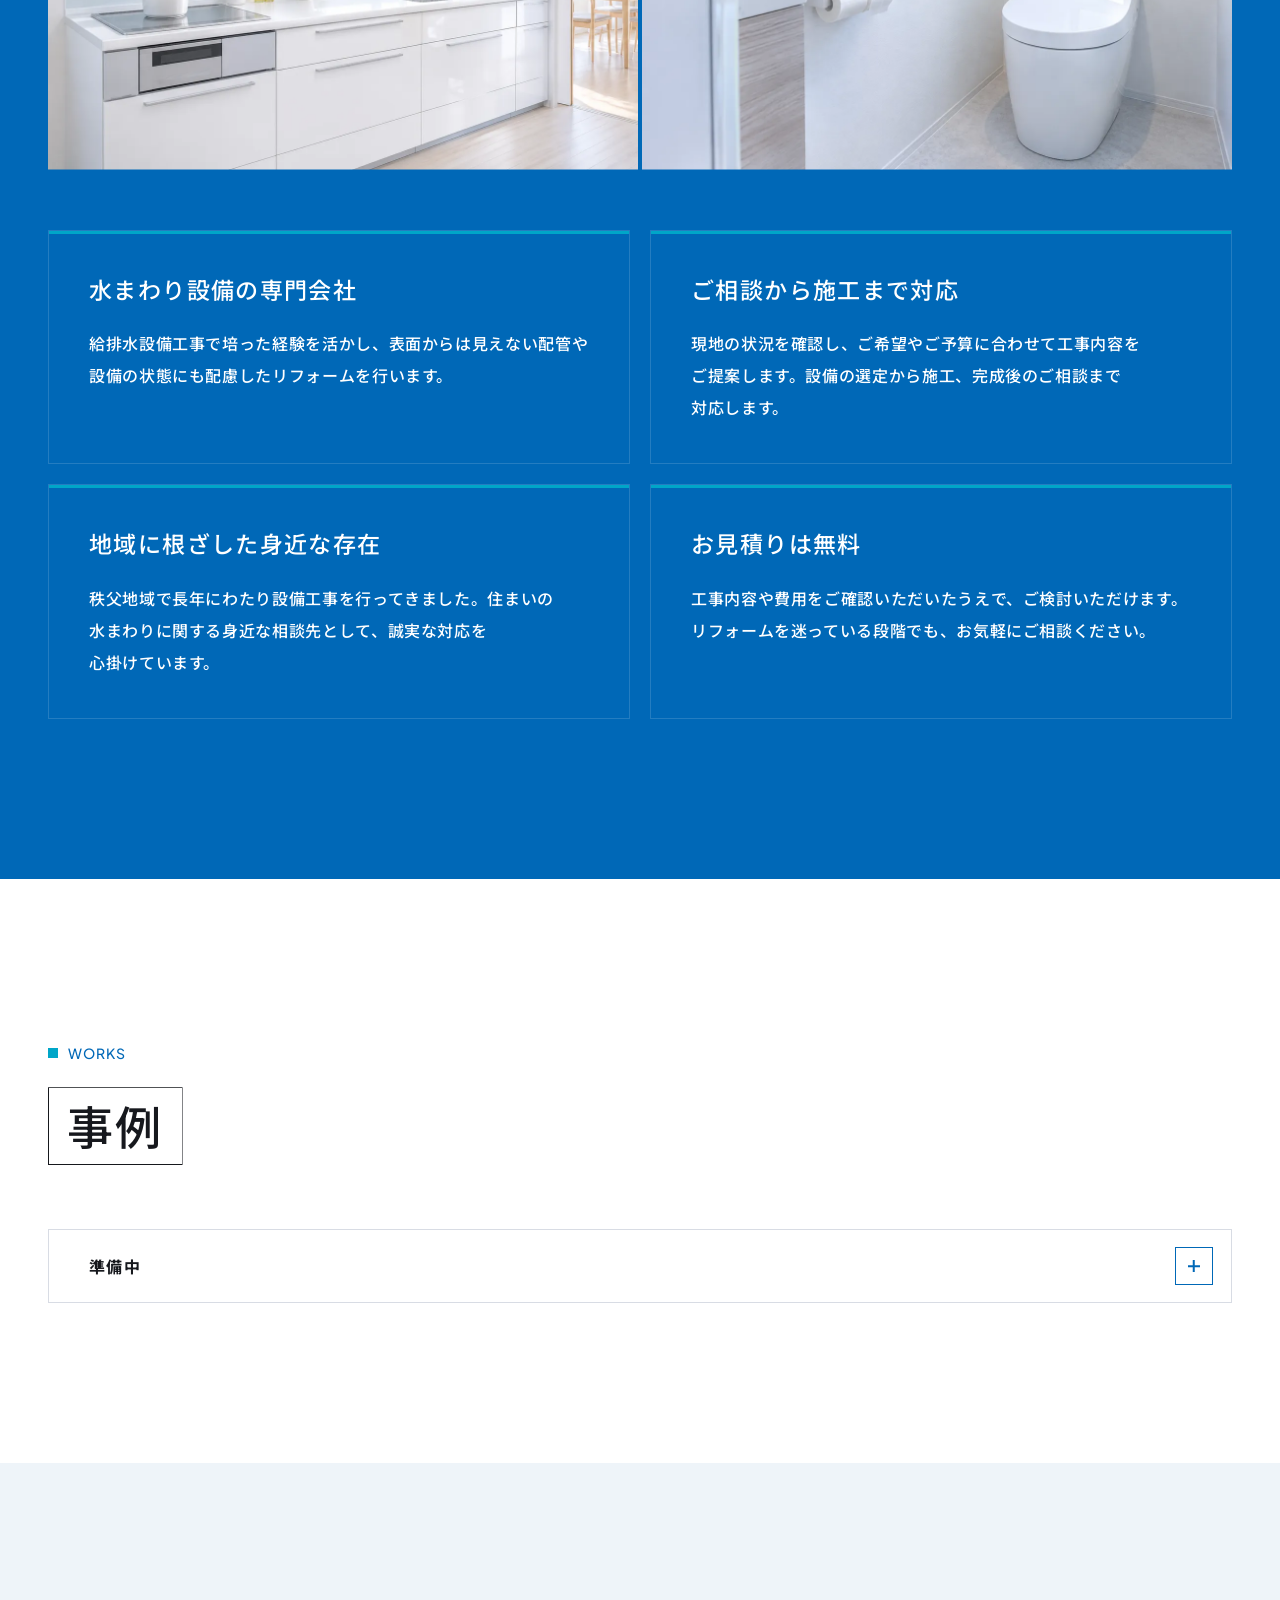
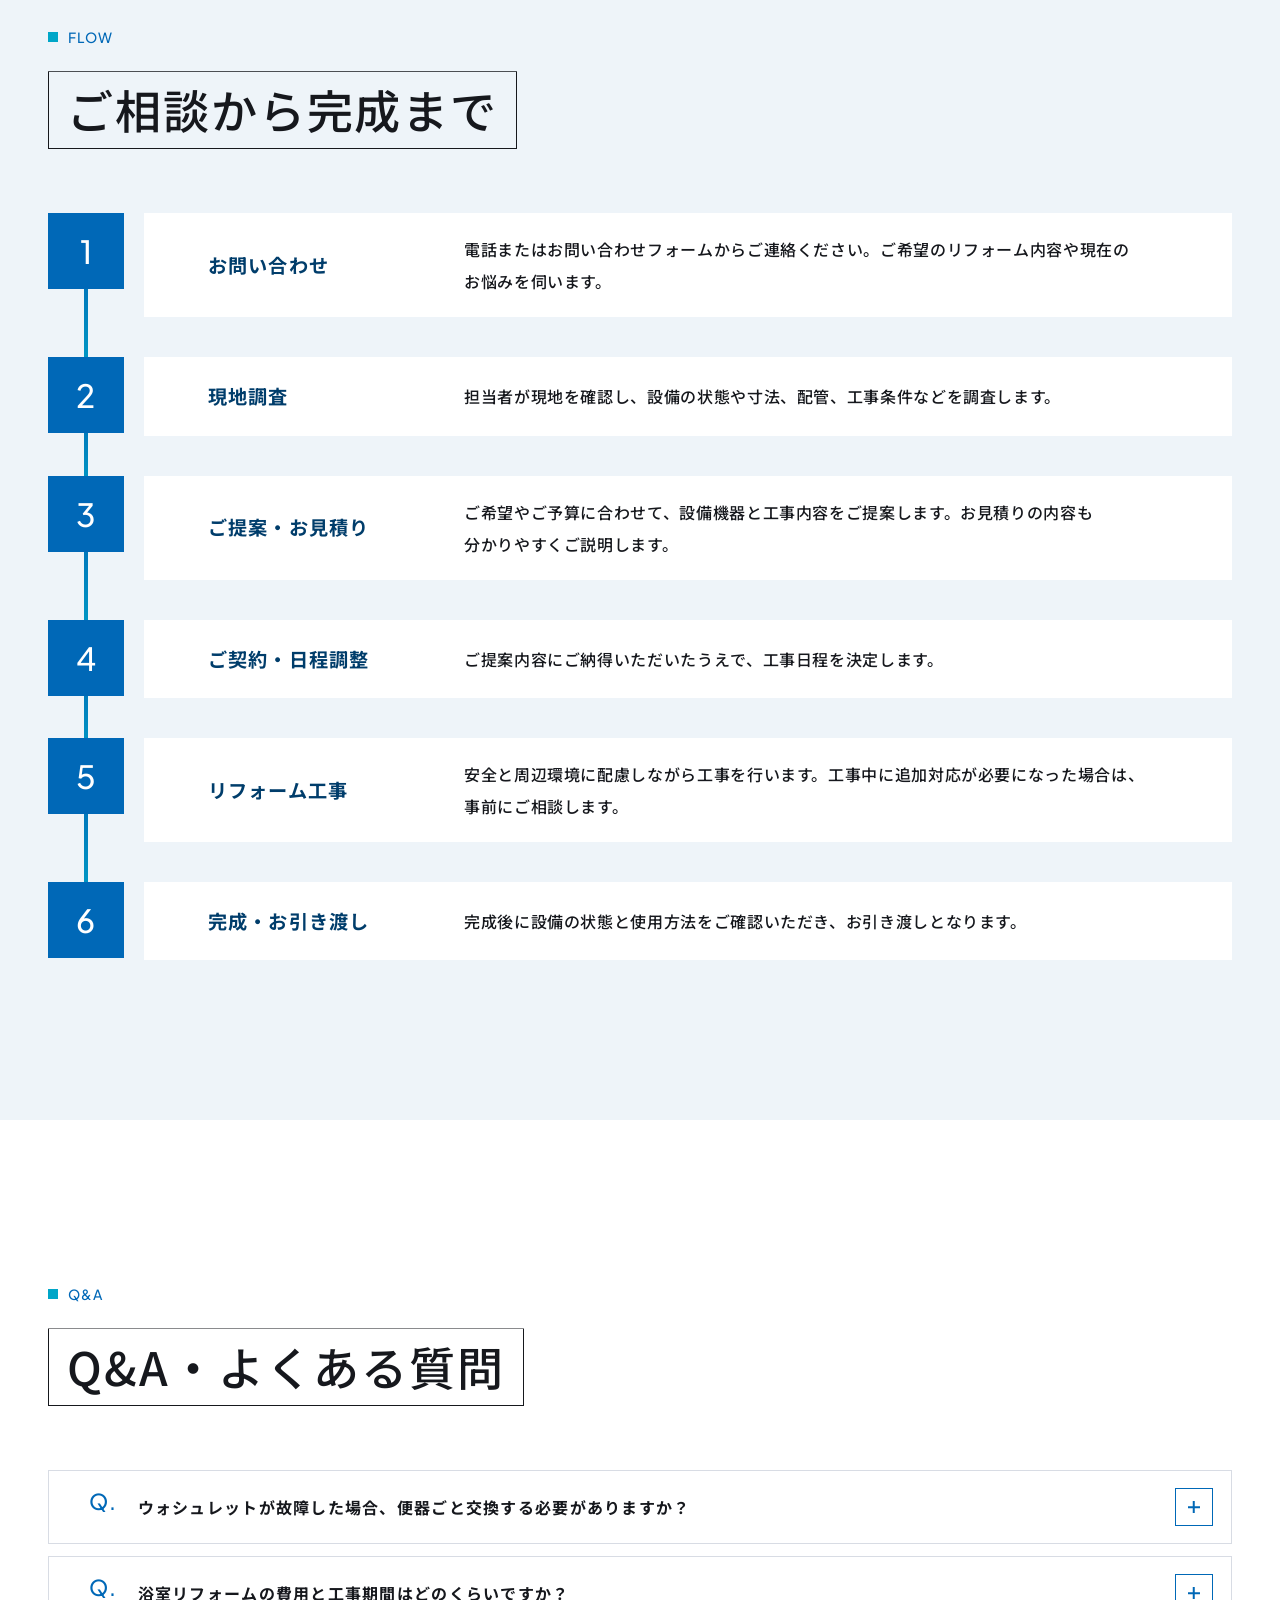
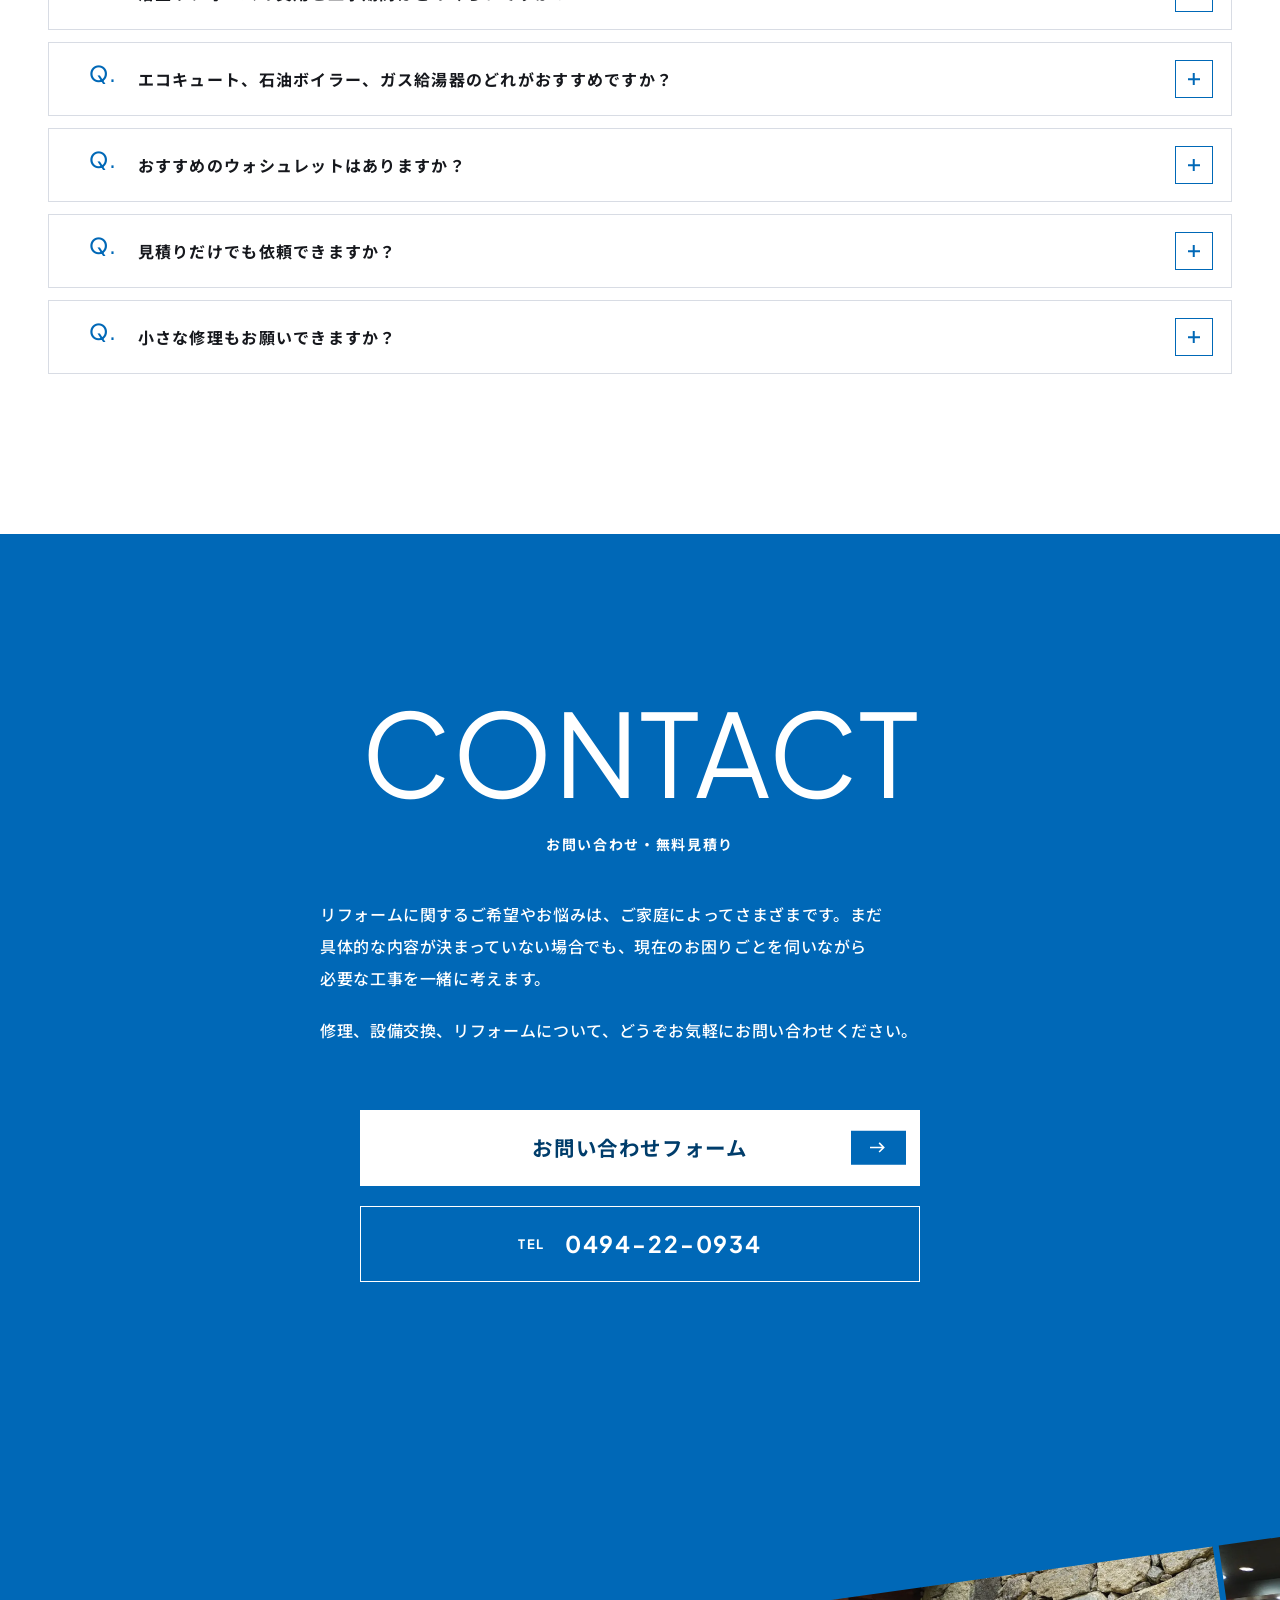
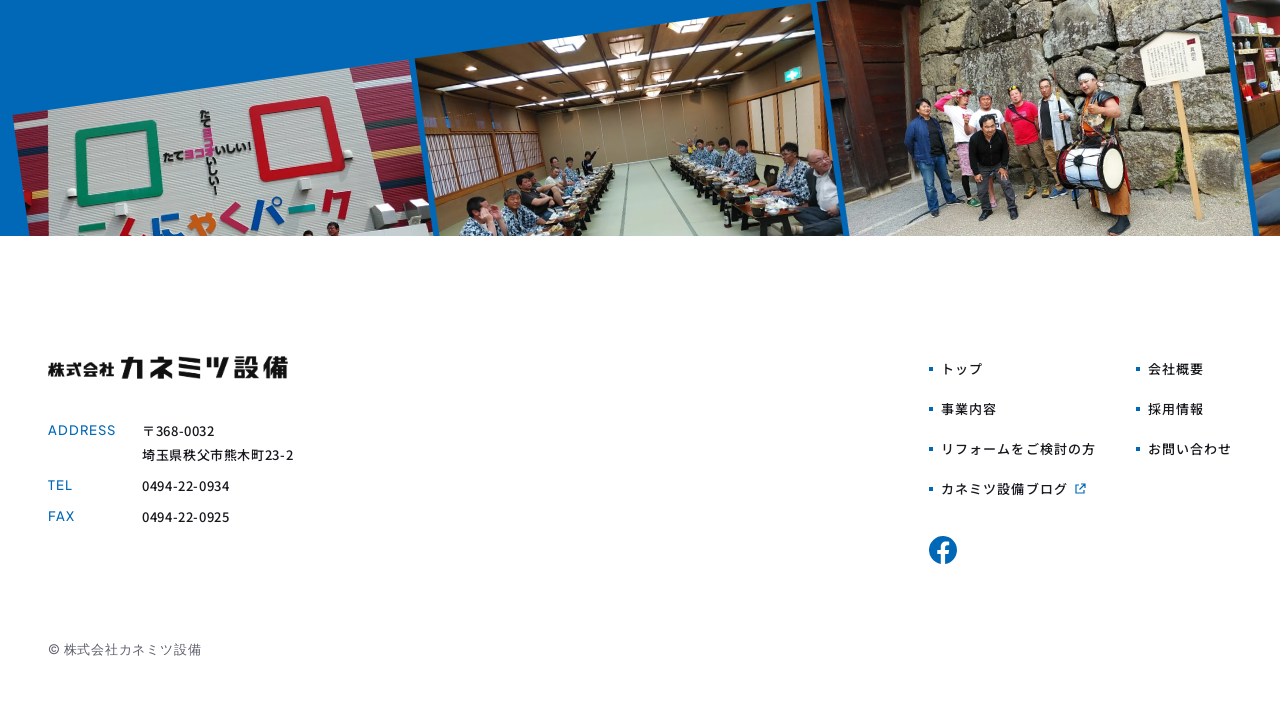
<file: reform/index.html>
<!doctype html>
<html lang="ja">
<head>
<meta charset="utf-8">
<meta name="viewport" content="width=device-width, initial-scale=1">
<meta name="robots" content="noindex, nofollow">
<meta name="generator" content="SPINOVA HP kit v1.0 master">
<title>リフォームをご検討の方｜株式会社カネミツ設備</title>
<meta name="description" content="トイレ・浴室・キッチンなど、水まわりを中心としたリフォームのご案内です。">
<meta property="og:type" content="article">
<meta property="og:site_name" content="株式会社カネミツ設備">
<meta property="og:title" content="リフォームをご検討の方｜株式会社カネミツ設備">
<meta property="og:description" content="トイレ・浴室・キッチンなど、水まわりを中心としたリフォームのご案内です。">
<meta property="og:url" content="https://hse-inc.github.io/kanemitsu-hp/reform/">
<meta property="og:image" content="https://hse-inc.github.io/kanemitsu-hp/assets/ogp.jpg?v=20261119a">
<meta property="og:image:width" content="1200">
<meta property="og:image:height" content="630">
<meta name="twitter:card" content="summary_large_image">
<meta name="twitter:image" content="https://hse-inc.github.io/kanemitsu-hp/assets/ogp.jpg?v=20261119a">
<link rel="preconnect" href="https://fonts.googleapis.com">
<link rel="preconnect" href="https://fonts.gstatic.com" crossorigin>
<link href="https://fonts.googleapis.com/css2?family=Plus+Jakarta+Sans:wght@400;500;700&family=Krona+One&family=Noto+Sans+JP:wght@400;500;700;900&family=Shippori+Mincho+B1:wght@600;800&display=swap" rel="stylesheet">
<link rel="icon" href="../assets/favicon.ico?v=20261126154843" sizes="any">
<link rel="icon" href="../assets/favicon-32.png?v=20261126154843" type="image/png" sizes="32x32">
<link rel="apple-touch-icon" href="../assets/apple-touch-icon.png?v=20261126154843">
<link rel="stylesheet" href="../tokens.css?v=20261126154843">
<link rel="stylesheet" href="../base.css?v=20261126154843">
<link rel="stylesheet" href="../style.css?v=20261126154843">
<script>
/* ローディング：TOP を開いた初回（同じタブの中で1回）だけ。動きを減らす設定・自動の検査では出さない（?ld=1 で必ず出す）。
   キットの検査用ブラウザは普通のブラウザのふりをするので、窓が画面より狭い・iPhone を名乗るのに Chrome の印がある、で見分ける */
try {
  var kmAuto = navigator.webdriver || /HeadlessChrome/.test(navigator.userAgent) || (outerWidth > 0 && outerWidth < innerWidth - 40) || (/iPhone|iPad/.test(navigator.userAgent) && !!navigator.userAgentData);
  if (!matchMedia('(prefers-reduced-motion: reduce)').matches && (/[?&]ld=1/.test(location.search) || (!kmAuto && !sessionStorage.getItem('km-ld')))) { document.documentElement.classList.add('is-ld'); sessionStorage.setItem('km-ld', '1'); }
} catch (e) {}
</script>
</head>
<body class="is-sub is-sub--reform">

<header class="header">
  <a class="logo" href="../" aria-label="株式会社カネミツ設備 トップへ">
    <img class="logo__w" src="../assets/logo_w.png?v=20261126154843" alt="" width="2502" height="243">
    <img class="logo__c" src="../assets/logo.png?v=20261126154843" alt="" width="2502" height="243">
  </a>
  <nav class="nav" aria-label="メインメニュー">
    <ul class="nav__list">
      <li><a href="../company/">会社概要</a></li>
      <li><a href="../service/">事業内容</a></li>
      <li><a href="../recruit/">採用情報</a></li>
      <li><a href="../reform/" aria-current="page">リフォームをご検討の方</a></li>
    </ul>
  </nav>
  <div class="header__acts">
    <a class="pill pill--line" href="../contact/">CONTACT</a>
    <button class="menu-btn" type="button" aria-expanded="false" aria-controls="drawer" aria-label="メニューを開く"><span></span><span></span></button>
  </div>
</header>

<div class="drawer" id="drawer">
  <ul class="drawer__list">
    <li style="--i:0"><a href="../"><span class="drawer__en" aria-hidden="true">TOP</span><span class="drawer__ja">トップ</span></a></li>
    <li style="--i:1"><a href="../company/"><span class="drawer__en" aria-hidden="true">COMPANY</span><span class="drawer__ja">会社概要</span></a></li>
    <li style="--i:2"><a href="../service/"><span class="drawer__en" aria-hidden="true">BUSINESS</span><span class="drawer__ja">事業内容</span></a></li>
    <li style="--i:3"><a href="../recruit/"><span class="drawer__en" aria-hidden="true">RECRUIT</span><span class="drawer__ja">採用情報</span></a></li>
    <li style="--i:4"><a href="../reform/" aria-current="page"><span class="drawer__en" aria-hidden="true">REFORM GUIDE</span><span class="drawer__ja">リフォームをご検討の方</span></a></li>
    <li style="--i:5"><a href="../contact/"><span class="drawer__en" aria-hidden="true">CONTACT</span><span class="drawer__ja">お問い合わせ</span></a></li>
  </ul>
  <a class="drawer__tel" href="tel:0494220934" style="--i:6"><span class="drawer__tel-label">お電話でのお問い合わせ</span><span class="drawer__tel-num nb">0494-22-0934</span></a>
</div>

<main>
    <section class="ph">
    <div class="ph__deco" aria-hidden="true"><span class="pipe"><i class="p1"></i><i class="p2"></i><b class="j1"></b></span></div>
    <figure class="ph__photo" data-bleed><img src="../assets/reform/bath.webp?v=20261126154843" alt="" width="1200" height="800"></figure>
    <div class="wrap ph__in">
      <h1 class="ph__ttl"><span class="ph__en" aria-hidden="true"><span class="mask" style="--m: 0"><span>REFORM</span></span><span class="mask" style="--m: 1"><span>GUIDE</span></span></span><span class="ph__ja">リフォームを<wbr>ご検討の<wbr>方</span></h1>
      <ol class="crumb ph__crumb"><li><a href="../">トップ</a></li><li>リフォームを<wbr>ご検討の<wbr>方</li></ol>
    </div>
  </section>

    <section class="sec msg msg--photo">
    <p class="big-en big-en--pale" aria-hidden="true">REFORM</p>
    <div class="wrap msg__in">
      <div class="hd">
        <p class="hd__en" aria-hidden="true">ABOUT</p>
        <h2 class="hd__box"><span>リフォームについて</span></h2>
      </div>
      <p class="msg__lead rv rv--wipe">暮らしに<wbr>合わせた、<wbr><span class="nb">快適な住まいを</span><wbr><span class="nb">ご提案します</span></p>
      <figure class="msg__photo rv rv--clip"><img src="../assets/reform/worker.webp?v=20261126154843" alt="洗面化粧台の配管を点検する職人" width="1200" height="800" loading="lazy"></figure>
      <div class="txt msg__txt">
        <p class="rv">住まいの<wbr>設備は、<wbr>長く使用するうちに<wbr>汚れや<wbr>劣化が<wbr>目立つようになり、<wbr>使いにくさや<wbr>故障などの<wbr>問題も<wbr>増えてきます。</p>
        <p class="rv">株式会社カネミツ設備では、<wbr>トイレ・浴室・キッチンをはじめ、<wbr>洗面化粧台や<wbr>給湯器など、<wbr>水まわりを<wbr>中心とした<wbr>リフォームを<wbr>承っています。</p>
        <p class="rv">現在の<wbr>お悩みやご希望を<wbr>丁寧に<wbr>伺い、<wbr>ご家族の<wbr>暮らし方やご予算に<wbr>合わせた<wbr>設備と<wbr>工事内容を<wbr>ご提案します。<wbr>修理で<wbr>対応できる<wbr>場合も<wbr>含め、<wbr>まずは<wbr>お気軽に<wbr>ご相談ください。</p>
      </div>
    </div>
  </section>

    <section class="sec worry">
    <div class="wrap">
      <div class="hd">
        <p class="hd__en" aria-hidden="true">WORRIES</p>
        <h2 class="hd__box"><span>お悩み</span></h2>
      </div>
      <p class="worry__lead rv">水まわりや<wbr>住宅設備について、<wbr>このようなお悩みはありませんか。</p>
      <ul class="worry__list">
        <li class="rv"><svg class="worry__ic" viewBox="0 0 24 24" aria-hidden="true"><path pathLength="1" d="M5 12.5 10 17 19 7"/></svg><span>和式トイレを<wbr>洋式に<wbr>変更したい</span></li>
        <li class="rv"><svg class="worry__ic" viewBox="0 0 24 24" aria-hidden="true"><path pathLength="1" d="M5 12.5 10 17 19 7"/></svg><span>浴室の<wbr>寒さや<wbr>段差を<wbr>改善したい</span></li>
        <li class="rv"><svg class="worry__ic" viewBox="0 0 24 24" aria-hidden="true"><path pathLength="1" d="M5 12.5 10 17 19 7"/></svg><span>キッチンや<wbr>洗面台が<wbr>古くなった</span></li>
        <li class="rv"><svg class="worry__ic" viewBox="0 0 24 24" aria-hidden="true"><path pathLength="1" d="M5 12.5 10 17 19 7"/></svg><span>給湯器や<wbr>ウォシュレットの<wbr><span class="nb">調子が悪い</span></span></li>
        <li class="rv"><svg class="worry__ic" viewBox="0 0 24 24" aria-hidden="true"><path pathLength="1" d="M5 12.5 10 17 19 7"/></svg><span>水漏れや<wbr>排水の<wbr>不具合を<wbr>直したい</span></li>
        <li class="rv"><svg class="worry__ic" viewBox="0 0 24 24" aria-hidden="true"><path pathLength="1" d="M5 12.5 10 17 19 7"/></svg><span>掃除やお手入れを<wbr>簡単にしたい</span></li>
      </ul>
    </div>
  </section>

    <section class="sec feat">
    <p class="big-en" aria-hidden="true">FEATURES</p>
    <div class="wrap feat__in">
      <div class="hd hd--w">
        <p class="hd__en" aria-hidden="true">FEATURES</p>
        <h2 class="hd__box"><span>カネミツ設備の<wbr>特徴</span></h2>
      </div>
      <div class="feat__photos">
        <figure class="rv rv--clip"><img src="../assets/reform/kitchen.webp?v=20261126154843" alt="リフォーム後のキッチン" width="1200" height="800" loading="lazy"></figure>
        <figure class="rv rv--clip"><img src="../assets/reform/toilet.webp?v=20261126154843" alt="リフォーム後のトイレ" width="1200" height="800" loading="lazy"></figure>
      </div>
      <ul class="feat__list">
        <li class="rv"><h3 class="feat__ttl">水まわり<wbr>設備の<wbr>専門会社</h3><p>給排水設備工事で<wbr>培った<wbr>経験を<wbr>活かし、<wbr>表面からは<wbr>見えない<wbr>配管や<wbr>設備の<wbr>状態にも<wbr>配慮した<wbr>リフォームを<wbr>行います。</p></li>
        <li class="rv"><h3 class="feat__ttl">ご相談から<wbr>施工まで<wbr>対応</h3><p>現地の<wbr>状況を<wbr>確認し、<wbr>ご希望やご予算に<wbr>合わせて<wbr>工事内容を<wbr>ご提案します。<wbr>設備の<wbr>選定から<wbr>施工、<wbr>完成後の<wbr>ご相談まで<wbr>対応します。</p></li>
        <li class="rv"><h3 class="feat__ttl">地域に<wbr>根ざした<wbr>身近な存在</h3><p>秩父地域で<wbr>長年にわたり<wbr>設備工事を<wbr>行ってきました。<wbr>住まいの<wbr>水まわりに<wbr>関する<wbr>身近な相談先として、<wbr>誠実な対応を<wbr>心掛けています。</p></li>
        <li class="rv"><h3 class="feat__ttl">お見積りは<wbr>無料</h3><p>工事内容や<wbr>費用を<wbr>ご確認いただいたうえで、<wbr>ご検討いただけます。<wbr>リフォームを<wbr>迷っている<wbr>段階でも、<wbr>お気軽に<wbr>ご相談ください。</p></li>
      </ul>
    </div>
  </section>

    <section class="sec case">
    <div class="wrap">
      <div class="hd">
        <p class="hd__en" aria-hidden="true">WORKS</p>
        <h2 class="hd__box"><span>事例</span></h2>
      </div>
      <div class="accs accs--ink">
        <details class="acc rv" data-todo>
          <summary class="acc__sum"><span class="acc__ttl">準備中</span><span class="acc__ic" aria-hidden="true"></span></summary>
          <div class="acc__body"><p>準備中</p></div>
        </details>
      </div>
    </div>
  </section>

    <section class="sec flow">
    <div class="wrap">
      <div class="hd">
        <p class="hd__en" aria-hidden="true">FLOW</p>
        <h2 class="hd__box"><span>ご相談から<wbr>完成まで</span></h2>
      </div>
      <ol class="flow__list">
        <li class="flow__step rv"><span class="flow__no" aria-hidden="true">1</span><div class="flow__body"><h3 class="flow__ttl"><span class="vh">1.</span>お問い合わせ</h3><p>電話または<wbr>お問い合わせ<wbr>フォームから<wbr>ご連絡ください。<wbr>ご希望の<wbr>リフォーム内容や<wbr>現在の<wbr>お悩みを<wbr>伺います。</p></div></li>
        <li class="flow__step rv"><span class="flow__no" aria-hidden="true">2</span><div class="flow__body"><h3 class="flow__ttl"><span class="vh">2.</span>現地調査</h3><p>担当者が<wbr>現地を<wbr>確認し、<wbr>設備の<wbr>状態や<wbr>寸法、<wbr>配管、<wbr>工事条件などを<wbr>調査します。</p></div></li>
        <li class="flow__step rv"><span class="flow__no" aria-hidden="true">3</span><div class="flow__body"><h3 class="flow__ttl"><span class="vh">3.</span>ご提案・お見積り</h3><p>ご希望やご予算に<wbr>合わせて、<wbr>設備機器と<wbr>工事内容を<wbr>ご提案します。<wbr>お見積りの<wbr>内容も<wbr>分かりやすくご説明します。</p></div></li>
        <li class="flow__step rv"><span class="flow__no" aria-hidden="true">4</span><div class="flow__body"><h3 class="flow__ttl"><span class="vh">4.</span>ご契約・日程調整</h3><p>ご提案内容に<wbr>ご納得いただいたうえで、<wbr>工事日程を<wbr>決定します。</p></div></li>
        <li class="flow__step rv"><span class="flow__no" aria-hidden="true">5</span><div class="flow__body"><h3 class="flow__ttl"><span class="vh">5.</span>リフォーム工事</h3><p>安全と<wbr>周辺環境に<wbr>配慮しながら<wbr>工事を<wbr>行います。<wbr>工事中に<wbr>追加対応が<wbr>必要になった<wbr>場合は、<wbr>事前に<wbr>ご相談します。</p></div></li>
        <li class="flow__step rv"><span class="flow__no" aria-hidden="true">6</span><div class="flow__body"><h3 class="flow__ttl"><span class="vh">6.</span>完成・お引き渡し</h3><p>完成後に<wbr>設備の<wbr>状態と<wbr>使用方法を<wbr>ご確認いただき、<wbr>お引き渡しとなります。</p></div></li>
      </ol>
    </div>
  </section>

    <section class="sec faq">
    <div class="wrap">
      <div class="hd">
        <p class="hd__en" aria-hidden="true">Q&amp;A</p>
        <h2 class="hd__box"><span>Q&amp;A・<wbr>よくある<wbr>質問</span></h2>
      </div>
      <div class="accs accs--ink">
        <details class="acc rv">
          <summary class="acc__sum"><span class="acc__q" aria-hidden="true">Q.</span><span class="acc__ttl"><span class="vh">Q.</span>ウォシュレットが<wbr>故障した<wbr>場合、<wbr>便器ごと<wbr>交換する<wbr>必要が<wbr>ありますか？</span><span class="acc__ic" aria-hidden="true"></span></summary>
          <div class="acc__body"><p>必ずしも<wbr>便器全体を<wbr>交換する<wbr>必要はありません。<wbr>便器の<wbr>状態や<wbr>設置されている<wbr>機種によっては、<wbr>ウォシュレット部分のみ<wbr>交換できます。<wbr>現在の<wbr>設備を<wbr>確認したうえで<wbr>ご案内します。</p></div>
        </details>
        <details class="acc rv">
          <summary class="acc__sum"><span class="acc__q" aria-hidden="true">Q.</span><span class="acc__ttl"><span class="vh">Q.</span>浴室リフォームの<wbr>費用と<wbr>工事期間は<wbr>どのくらいですか？</span><span class="acc__ic" aria-hidden="true"></span></summary>
          <div class="acc__body"><p>浴室の<wbr>広さや<wbr>現在の<wbr>状態、<wbr>選択する<wbr>設備によって<wbr>異なります。<wbr>既存HPでは、<wbr>ユニットバスの<wbr>場合に100万円～300万円、<wbr>工事期間7～15日程度を<wbr>目安としていましたが、<wbr>現在の<wbr>価格や<wbr>施工条件を<wbr>踏まえ、<wbr>現地調査後に<wbr>正式なお見積りを<wbr>ご案内します。</p></div>
        </details>
        <details class="acc rv">
          <summary class="acc__sum"><span class="acc__q" aria-hidden="true">Q.</span><span class="acc__ttl"><span class="vh">Q.</span>エコキュート、<wbr>石油ボイラー、<wbr>ガス給湯器の<wbr>どれが<wbr>おすすめですか？</span><span class="acc__ic" aria-hidden="true"></span></summary>
          <div class="acc__body"><p>ご家族の<wbr>人数やお湯の<wbr>使用量、<wbr>設置場所、<wbr>現在使用している<wbr>エネルギーなどによって<wbr>適した<wbr>給湯器は<wbr>異なります。<wbr>ランニングコストや<wbr>交換費用も<wbr>含め、<wbr>それぞれの<wbr>ご家庭に<wbr>合った<wbr>機種を<wbr>ご提案します。</p></div>
        </details>
        <details class="acc rv">
          <summary class="acc__sum"><span class="acc__q" aria-hidden="true">Q.</span><span class="acc__ttl"><span class="vh">Q.</span>おすすめの<wbr>ウォシュレットは<wbr>ありますか？</span><span class="acc__ic" aria-hidden="true"></span></summary>
          <div class="acc__body"><p>必要な機能やご予算、<wbr>お手入れのしやすさに<wbr>合わせてご提案します。<wbr>既存HPで<wbr>紹介していたTOTO「アプリコット」<wbr>シリーズなど、<wbr>複数の<wbr>機種を<wbr>比較しながらお選びいただけます。</p></div>
        </details>
        <details class="acc rv">
          <summary class="acc__sum"><span class="acc__q" aria-hidden="true">Q.</span><span class="acc__ttl"><span class="vh">Q.</span>見積りだけでも<wbr>依頼できますか？</span><span class="acc__ic" aria-hidden="true"></span></summary>
          <div class="acc__body"><p>はい、<wbr>お見積りは<wbr>無料です。<wbr>リフォームを<wbr>実施するか<wbr>決まっていない<wbr>段階でも、<wbr>お気軽に<wbr>ご相談ください。</p></div>
        </details>
        <details class="acc rv">
          <summary class="acc__sum"><span class="acc__q" aria-hidden="true">Q.</span><span class="acc__ttl"><span class="vh">Q.</span>小さな<wbr>修理も<wbr>お願いできますか？</span><span class="acc__ic" aria-hidden="true"></span></summary>
          <div class="acc__body"><p>水漏れや<wbr>設備の<wbr>故障、<wbr>部品交換なども<wbr>ご相談いただけます。<wbr>現地の<wbr>状態を<wbr>確認し、<wbr>修理または<wbr>設備交換のどちらが<wbr>適しているかを<wbr>ご案内します。</p></div>
        </details>
      </div>
    </div>
  </section>

    <section class="ct">
    <div class="wrap ct__in">
      <p class="ct__en" aria-hidden="true">CONTACT</p>
      <h2 class="ct__ja">お問い合わせ<wbr>・<wbr>無料見積り</h2>
      <div class="txt ct__lead ct__lead--long">
        <p>リフォームに<wbr>関するご希望やお悩みは、<wbr>ご家庭によってさまざまです。<wbr>まだ<wbr>具体的な内容が<wbr>決まっていない<wbr>場合でも、<wbr>現在の<wbr>お困りごとを<wbr>伺いながら<wbr>必要な工事を<wbr>一緒に<wbr>考えます。</p>
        <p>修理、<wbr>設備交換、<wbr>リフォームについて、<wbr>どうぞお気軽に<wbr>お問い合わせください。</p>
      </div>
      <div class="ct__btns">
        <a class="ct__main" href="../contact/">お問い合わせ<wbr>フォーム<span class="btn__arw"><svg viewBox="0 0 14 10" aria-hidden="true"><path d="M0 5h12M8 1l4 4-4 4" fill="none" stroke="currentColor" stroke-width="1.4"/></svg></span></a>
        <a class="ct__tel" href="tel:0494220934"><span class="ct__tel-label">TEL</span><span class="nb">0494-22-0934</span></a>
      </div>
    </div>
    <div class="ct__reel" aria-hidden="true" data-bleed>
      <div class="ct__track">
        <img src="../assets/life/l01.webp?v=20261126154843" alt="" width="1024" height="768" loading="lazy">
        <img src="../assets/life/l02.webp?v=20261126154843" alt="" width="1024" height="768" loading="lazy">
        <img src="../assets/life/l03.webp?v=20261126154843" alt="" width="1024" height="768" loading="lazy">
        <img src="../assets/life/l04.webp?v=20261126154843" alt="" width="1024" height="768" loading="lazy">
        <img src="../assets/life/l05.webp?v=20261126154843" alt="" width="1024" height="768" loading="lazy">
      </div>
    </div>
  </section>

</main>

<footer class="footer footer--w">
  <div class="wrap footer__top">
    <div class="footer__co">
      <a class="footer__logo" href="../" aria-label="株式会社カネミツ設備 トップへ"><img src="../assets/logo.png?v=20261126154843" alt="" width="2502" height="243" loading="lazy"></a>
      <dl class="footer__info">
        <dt>ADDRESS</dt><dd><span class="nb">〒368-0032</span><br>埼玉県秩父市熊木町23-2</dd>
        <dt>TEL</dt><dd><a class="nb" href="tel:0494220934">0494-22-0934</a></dd>
        <dt>FAX</dt><dd><span class="nb">0494-22-0925</span></dd>
      </dl>
    </div>
    <div class="footer__links">
    <ul class="footer__nav">
      <li><a href="../">トップ</a></li>
      <li><a href="../company/">会社概要</a></li>
      <li><a href="../service/">事業内容</a></li>
      <li><a href="../recruit/">採用情報</a></li>
      <li><a href="../reform/">リフォームをご検討の方</a></li>
      <li><a href="../contact/">お問い合わせ</a></li>
      <li><a class="footer__ext" href="https://kanemitusetubi.seesaa.net/" target="_blank" rel="noopener">カネミツ設備ブログ<svg viewBox="0 0 12 12" aria-label="（外部サイト）" role="img"><path d="M5 2H2v8h8V7M7 1h4v4M11 1 5.5 6.5" fill="none" stroke="currentColor" stroke-width="1.2"/></svg></a></li>
    </ul>
    <a class="footer__sns" href="https://www.facebook.com/kanemitusetubi/about?tab=page_info" target="_blank" rel="noopener" aria-label="Facebook"><svg viewBox="0 0 24 24" aria-hidden="true"><path d="M24 12a12 12 0 1 0-13.9 11.9v-8.4H7.1V12h3V9.4c0-3 1.8-4.7 4.5-4.7 1.3 0 2.7.2 2.7.2v3h-1.5c-1.5 0-2 .9-2 1.9V12h3.4l-.5 3.5h-2.9v8.4A12 12 0 0 0 24 12z" fill="currentColor"/></svg></a>
    </div>
  </div>
  <div class="wrap footer__end">
    <p class="footer__copy">© 株式会社カネミツ設備</p>
  </div>
</footer>

<script src="../site.js?v=20261126154843"></script>
</body>
</html>
</file>
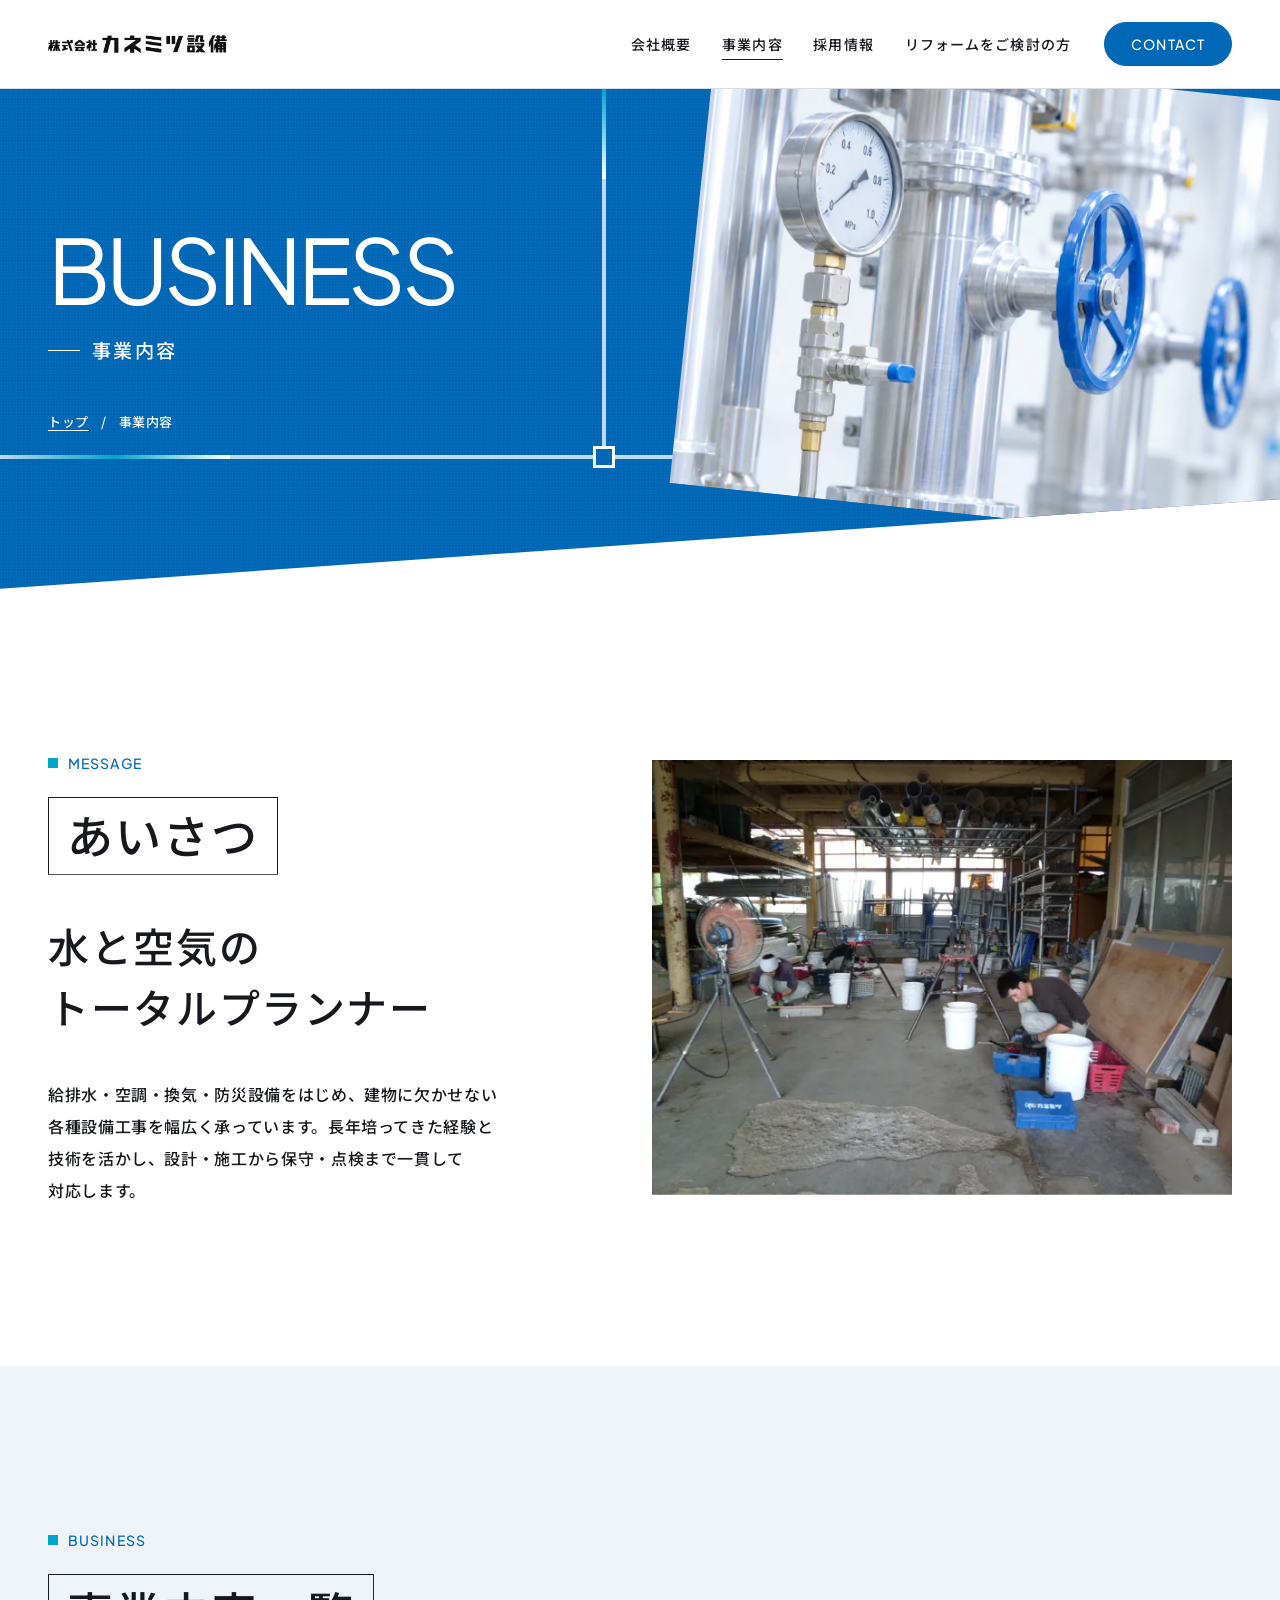
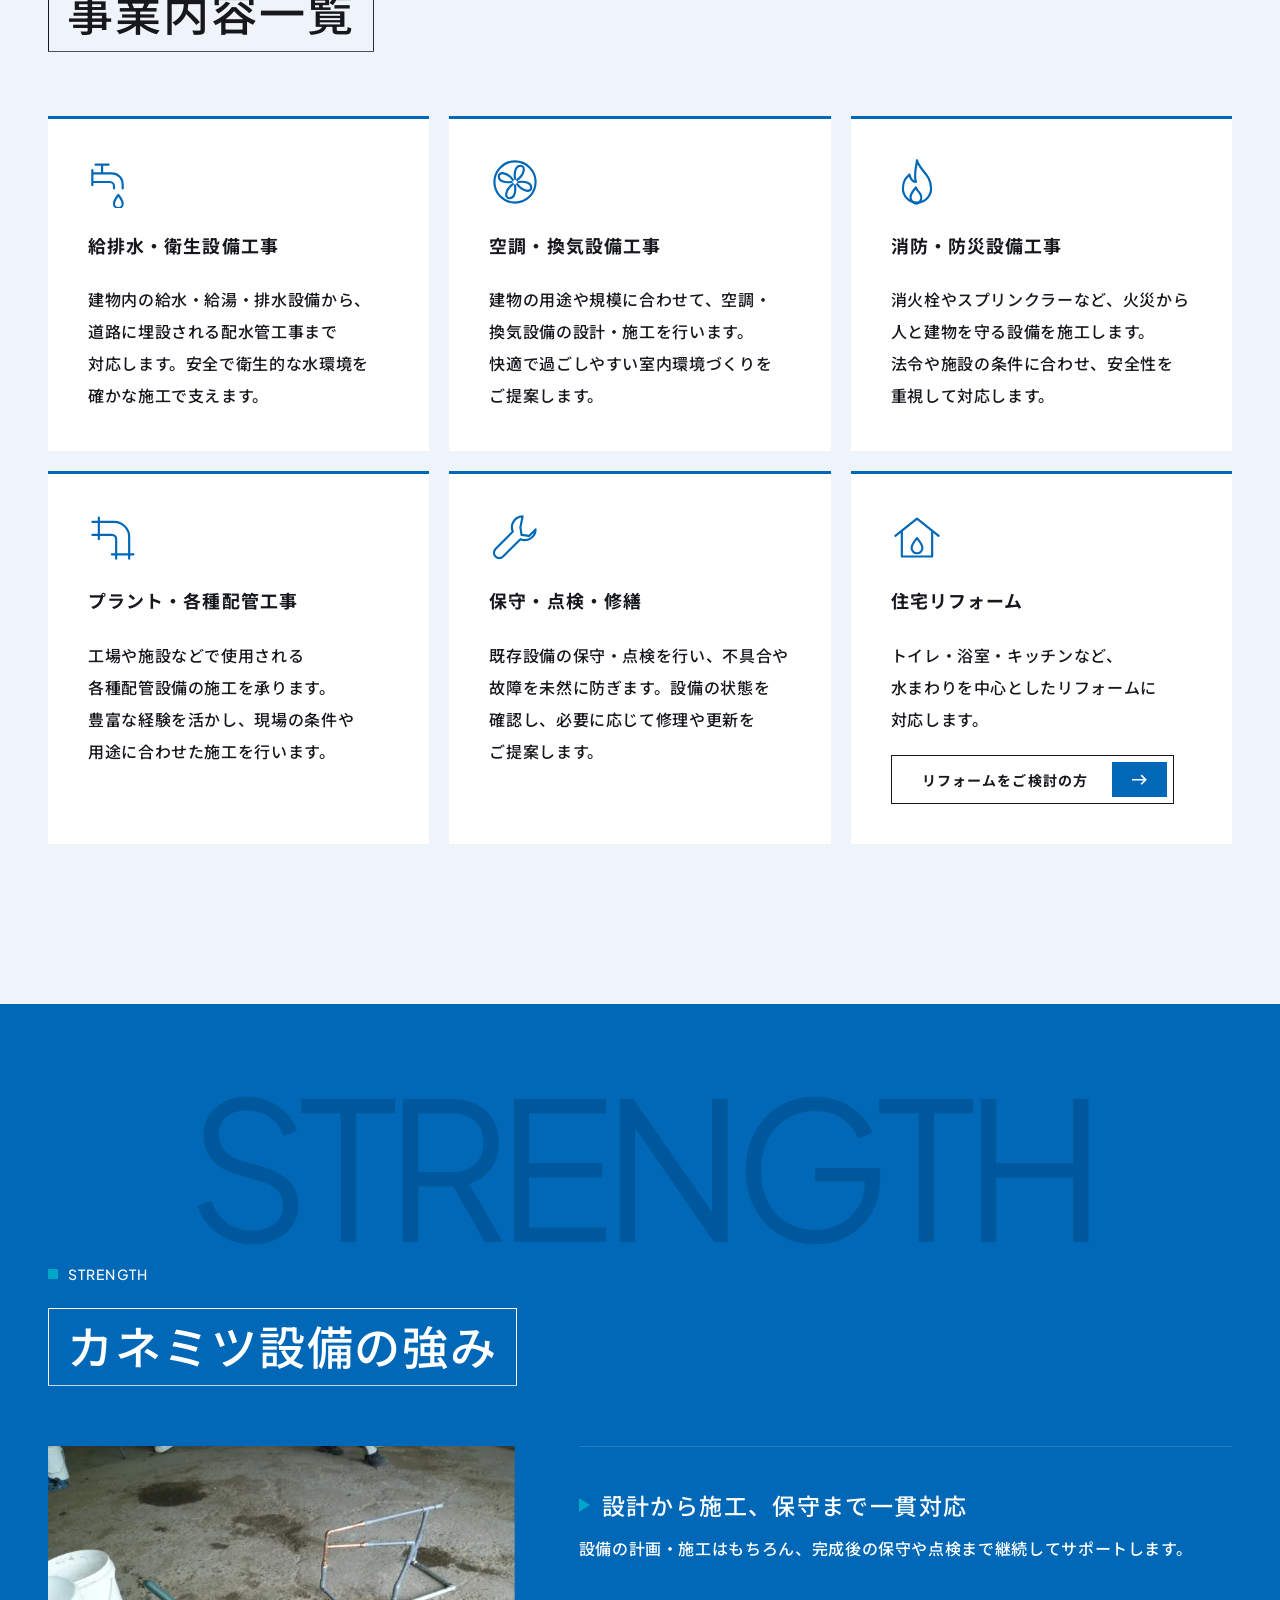
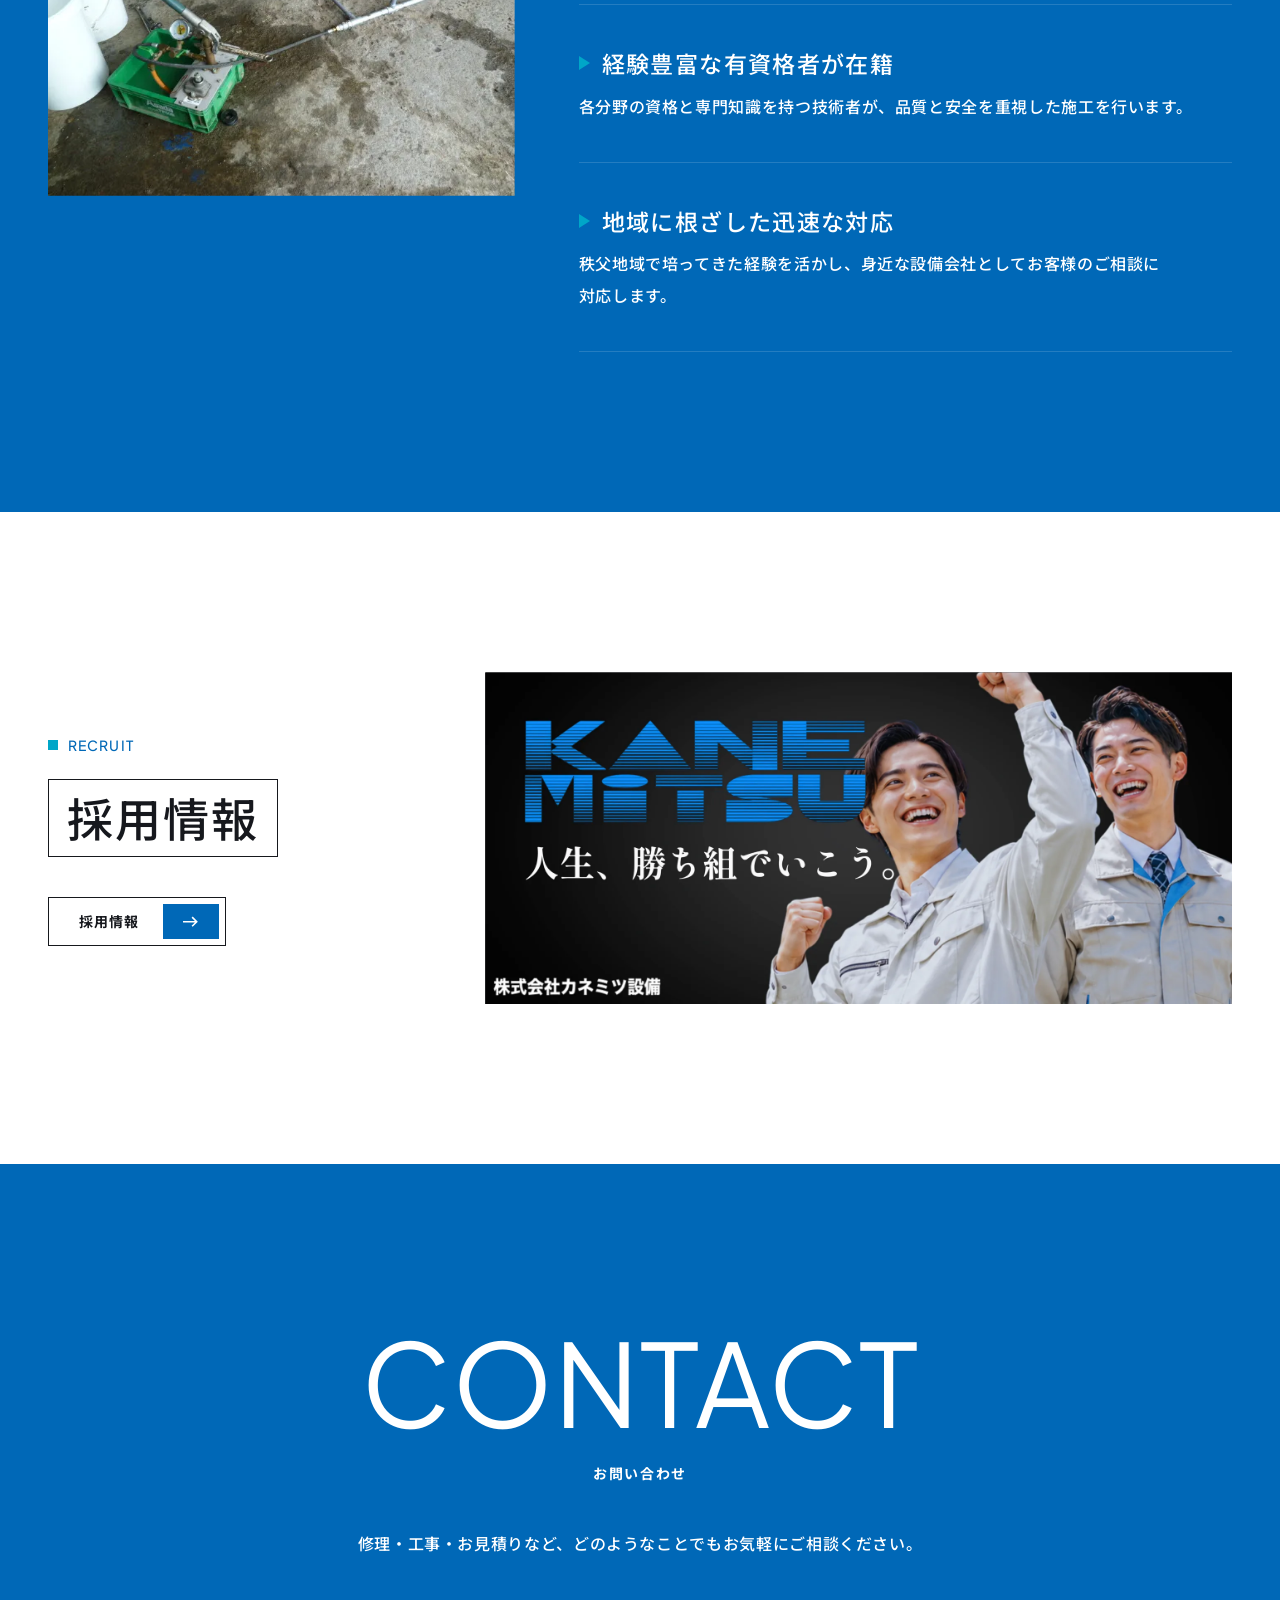
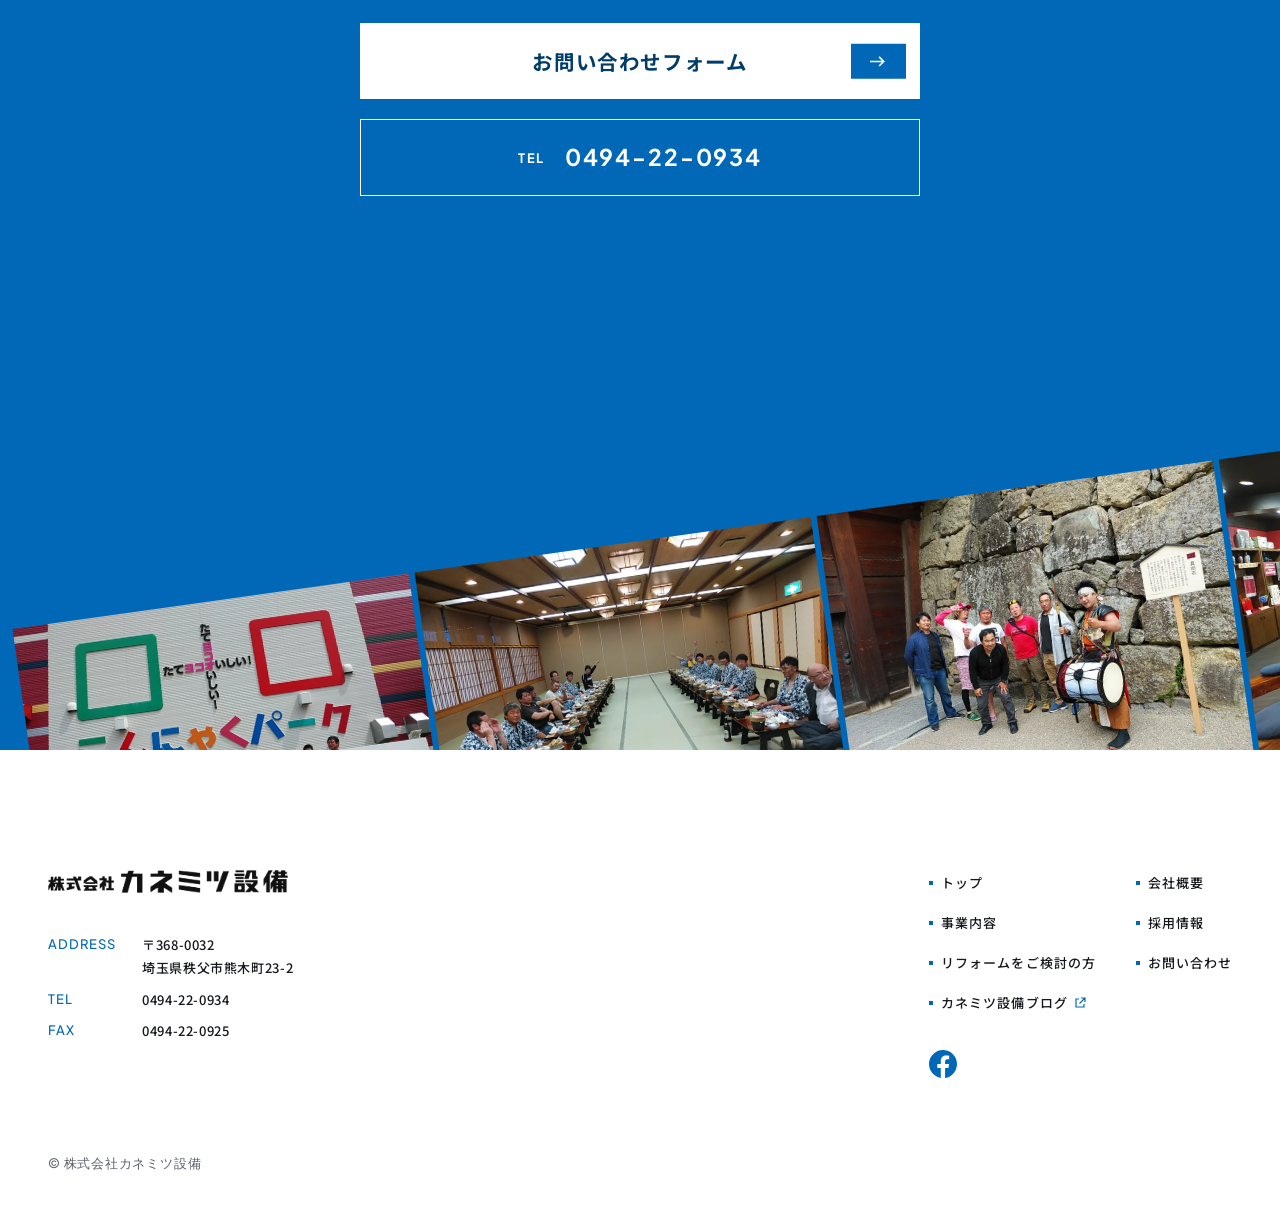
<file: service/index.html>
<!doctype html>
<html lang="ja">
<head>
<meta charset="utf-8">
<meta name="viewport" content="width=device-width, initial-scale=1">
<meta name="robots" content="noindex, nofollow">
<meta name="generator" content="SPINOVA HP kit v1.0 master">
<title>事業内容｜株式会社カネミツ設備</title>
<meta name="description" content="給排水設備・空調換気設備・防災設備・プラント配管・保守点検など、株式会社カネミツ設備の事業内容です。">
<meta property="og:type" content="article">
<meta property="og:site_name" content="株式会社カネミツ設備">
<meta property="og:title" content="事業内容｜株式会社カネミツ設備">
<meta property="og:description" content="給排水設備・空調換気設備・防災設備・プラント配管・保守点検など、株式会社カネミツ設備の事業内容です。">
<meta property="og:url" content="https://hse-inc.github.io/kanemitsu-hp/service/">
<meta property="og:image" content="https://hse-inc.github.io/kanemitsu-hp/assets/ogp.jpg?v=20261119a">
<meta property="og:image:width" content="1200">
<meta property="og:image:height" content="630">
<meta name="twitter:card" content="summary_large_image">
<meta name="twitter:image" content="https://hse-inc.github.io/kanemitsu-hp/assets/ogp.jpg?v=20261119a">
<link rel="preconnect" href="https://fonts.googleapis.com">
<link rel="preconnect" href="https://fonts.gstatic.com" crossorigin>
<link href="https://fonts.googleapis.com/css2?family=Plus+Jakarta+Sans:wght@400;500;700&family=Krona+One&family=Noto+Sans+JP:wght@400;500;700;900&family=Shippori+Mincho+B1:wght@600;800&display=swap" rel="stylesheet">
<link rel="icon" href="../assets/favicon.ico?v=20261126154843" sizes="any">
<link rel="icon" href="../assets/favicon-32.png?v=20261126154843" type="image/png" sizes="32x32">
<link rel="apple-touch-icon" href="../assets/apple-touch-icon.png?v=20261126154843">
<link rel="stylesheet" href="../tokens.css?v=20261126154843">
<link rel="stylesheet" href="../base.css?v=20261126154843">
<link rel="stylesheet" href="../style.css?v=20261126154843">
<script>
/* ローディング：TOP を開いた初回（同じタブの中で1回）だけ。動きを減らす設定・自動の検査では出さない（?ld=1 で必ず出す）。
   キットの検査用ブラウザは普通のブラウザのふりをするので、窓が画面より狭い・iPhone を名乗るのに Chrome の印がある、で見分ける */
try {
  var kmAuto = navigator.webdriver || /HeadlessChrome/.test(navigator.userAgent) || (outerWidth > 0 && outerWidth < innerWidth - 40) || (/iPhone|iPad/.test(navigator.userAgent) && !!navigator.userAgentData);
  if (!matchMedia('(prefers-reduced-motion: reduce)').matches && (/[?&]ld=1/.test(location.search) || (!kmAuto && !sessionStorage.getItem('km-ld')))) { document.documentElement.classList.add('is-ld'); sessionStorage.setItem('km-ld', '1'); }
} catch (e) {}
</script>
</head>
<body class="is-sub is-sub--service">

<header class="header">
  <a class="logo" href="../" aria-label="株式会社カネミツ設備 トップへ">
    <img class="logo__w" src="../assets/logo_w.png?v=20261126154843" alt="" width="2502" height="243">
    <img class="logo__c" src="../assets/logo.png?v=20261126154843" alt="" width="2502" height="243">
  </a>
  <nav class="nav" aria-label="メインメニュー">
    <ul class="nav__list">
      <li><a href="../company/">会社概要</a></li>
      <li><a href="../service/" aria-current="page">事業内容</a></li>
      <li><a href="../recruit/">採用情報</a></li>
      <li><a href="../reform/">リフォームをご検討の方</a></li>
    </ul>
  </nav>
  <div class="header__acts">
    <a class="pill pill--line" href="../contact/">CONTACT</a>
    <button class="menu-btn" type="button" aria-expanded="false" aria-controls="drawer" aria-label="メニューを開く"><span></span><span></span></button>
  </div>
</header>

<div class="drawer" id="drawer">
  <ul class="drawer__list">
    <li style="--i:0"><a href="../"><span class="drawer__en" aria-hidden="true">TOP</span><span class="drawer__ja">トップ</span></a></li>
    <li style="--i:1"><a href="../company/"><span class="drawer__en" aria-hidden="true">COMPANY</span><span class="drawer__ja">会社概要</span></a></li>
    <li style="--i:2"><a href="../service/" aria-current="page"><span class="drawer__en" aria-hidden="true">BUSINESS</span><span class="drawer__ja">事業内容</span></a></li>
    <li style="--i:3"><a href="../recruit/"><span class="drawer__en" aria-hidden="true">RECRUIT</span><span class="drawer__ja">採用情報</span></a></li>
    <li style="--i:4"><a href="../reform/"><span class="drawer__en" aria-hidden="true">REFORM GUIDE</span><span class="drawer__ja">リフォームをご検討の方</span></a></li>
    <li style="--i:5"><a href="../contact/"><span class="drawer__en" aria-hidden="true">CONTACT</span><span class="drawer__ja">お問い合わせ</span></a></li>
  </ul>
  <a class="drawer__tel" href="tel:0494220934" style="--i:6"><span class="drawer__tel-label">お電話でのお問い合わせ</span><span class="drawer__tel-num nb">0494-22-0934</span></a>
</div>

<main>
    <section class="ph">
    <div class="ph__deco" aria-hidden="true"><span class="pipe"><i class="p1"></i><i class="p2"></i><b class="j1"></b></span></div>
    <figure class="ph__photo" data-bleed><img src="../assets/sub/service.webp?v=20261126154843" alt="" width="1100" height="1100"></figure>
    <div class="wrap ph__in">
      <h1 class="ph__ttl"><span class="ph__en" aria-hidden="true"><span class="mask" style="--m: 0"><span>BUSINESS</span></span></span><span class="ph__ja">事業内容</span></h1>
      <ol class="crumb ph__crumb"><li><a href="../">トップ</a></li><li>事業内容</li></ol>
    </div>
  </section>

    <section class="sec gr">
    <div class="wrap gr__in">
      <div class="gr__txt">
        <div class="hd">
          <p class="hd__en" aria-hidden="true">MESSAGE</p>
          <h2 class="hd__box"><span>あいさつ</span></h2>
        </div>
        <p class="gr__lead rv">水と<wbr>空気の<wbr><span class="nb">トータルプランナー</span></p>
        <p class="rv">給排水・空調・換気・防災設備をはじめ、<wbr>建物に<wbr>欠かせない<wbr>各種設備工事を<wbr>幅広く承っています。<wbr>長年培ってきた<wbr>経験と<wbr>技術を<wbr>活かし、<wbr>設計・施工から<wbr>保守・点検まで<wbr>一貫して<wbr>対応します。</p>
      </div>
      <figure class="gr__photo rv rv--clip"><img src="../assets/work/w04.webp?v=20261126154843" alt="作業場で配管の加工に取り組む様子" width="640" height="480" loading="lazy"></figure>
    </div>
  </section>

    <section class="sec svc">
    <div class="wrap">
      <div class="hd">
        <p class="hd__en" aria-hidden="true">BUSINESS</p>
        <h2 class="hd__box"><span>事業内容一覧</span></h2>
      </div>
      <ul class="svc__list">
        <li class="svc__item rv">
          <svg class="svc__ic" viewBox="0 0 48 48" aria-hidden="true"><path pathLength="1" d="M4 16h18a10 10 0 0 1 10 10v4M4 24h16a4 4 0 0 1 4 4v2M13 16V9M7 8h12M4 13v14"/><path pathLength="1" d="M28 36s-4 5-4 8a4 4 0 0 0 8 0c0-3-4-8-4-8Z"/></svg>
          <h3 class="svc__ttl">給排水・衛生設備工事</h3>
          <p>建物内の<wbr>給水・給湯・排水設備から、<wbr>道路に<wbr>埋設される<wbr>配水管工事まで<wbr>対応します。<wbr>安全で<wbr>衛生的な水環境を<wbr>確かな<wbr>施工で<wbr>支えます。</p>
        </li>
        <li class="svc__item rv">
          <svg class="svc__ic" viewBox="0 0 48 48" aria-hidden="true"><circle pathLength="1" cx="24" cy="24" r="19"/><path pathLength="1" d="M24 21c-1-7 1-12 5-12 5 0 4 8-3 13M27 24c7-1 12 1 12 5 0 5-8 4-13-3M24 27c1 7-1 12-5 12-5 0-4-8 3-13M21 24c-7 1-12-1-12-5 0-5 8-4 13 3"/></svg>
          <h3 class="svc__ttl">空調・換気設備工事</h3>
          <p>建物の<wbr>用途や<wbr>規模に<wbr>合わせて、<wbr>空調・換気設備の<wbr>設計・施工を<wbr>行います。<wbr>快適で<wbr>過ごしやすい<wbr>室内環境づくりを<wbr>ご提案します。</p>
        </li>
        <li class="svc__item rv">
          <svg class="svc__ic" viewBox="0 0 48 48" aria-hidden="true"><path pathLength="1" d="M24 4c2 9 13 13 13 26a13 13 0 0 1-26 0c0-7 3-10 6-13 1 4 3 7 6 7-2-7 0-13 1-20Z"/><path pathLength="1" d="M24 44a6 6 0 0 1-6-6c0-4 3-6 5-9 1 3 3 4 4 6a6 6 0 0 1-3 9"/></svg>
          <h3 class="svc__ttl">消防・防災設備工事</h3>
          <p>消火栓や<wbr>スプリンクラーなど、<wbr>火災から<wbr>人と<wbr>建物を<wbr>守る設備を<wbr>施工します。<wbr>法令や<wbr>施設の<wbr>条件に<wbr>合わせ、<wbr>安全性を<wbr>重視して<wbr>対応します。</p>
        </li>
        <li class="svc__item rv">
          <svg class="svc__ic" viewBox="0 0 48 48" aria-hidden="true"><path pathLength="1" d="M4 10h20a14 14 0 0 1 14 14v20M4 22h18a4 4 0 0 1 4 4v18"/><path pathLength="1" d="M10 6v20M22 40h20"/></svg>
          <h3 class="svc__ttl">プラント・各種配管工事</h3>
          <p>工場や<wbr>施設などで<wbr>使用される<wbr>各種配管設備の<wbr>施工を<wbr>承ります。<wbr>豊富な経験を<wbr>活かし、<wbr>現場の<wbr>条件や<wbr>用途に<wbr>合わせた<wbr>施工を<wbr>行います。</p>
        </li>
        <li class="svc__item rv">
          <svg class="svc__ic" viewBox="0 0 48 48" aria-hidden="true"><path pathLength="1" d="M31 5a10 10 0 0 0-9 14L6 35a4.5 4.5 0 0 0 7 7l16-16a10 10 0 0 0 14-9l-6 6-7-1-1-7Z"/></svg>
          <h3 class="svc__ttl">保守・点検・修繕</h3>
          <p>既存設備の<wbr>保守・点検を<wbr>行い、<wbr>不具合や<wbr>故障を<wbr>未然に<wbr>防ぎます。<wbr>設備の<wbr>状態を<wbr>確認し、<wbr>必要に<wbr>応じて<wbr>修理や<wbr>更新を<wbr>ご提案します。</p>
        </li>
        <li class="svc__item rv">
          <svg class="svc__ic" viewBox="0 0 48 48" aria-hidden="true"><path pathLength="1" d="M4 23 24 7l20 16M10 18v24h28V18"/><path pathLength="1" d="M24 25s-5 6-5 9a5 5 0 0 0 10 0c0-3-5-9-5-9Z"/></svg>
          <h3 class="svc__ttl">住宅リフォーム</h3>
          <p>トイレ・浴室・キッチンなど、<wbr>水まわりを<wbr>中心とした<wbr>リフォームに<wbr>対応します。</p>
          <a class="btn btn--sq svc__btn" href="../reform/">リフォームを<wbr>ご検討の<wbr>方<span class="btn__arw"><svg viewBox="0 0 14 10" aria-hidden="true"><path d="M0 5h12M8 1l4 4-4 4" fill="none" stroke="currentColor" stroke-width="1.4"/></svg></span></a>
        </li>
      </ul>
    </div>
  </section>

    <section class="sec str">
    <p class="big-en" aria-hidden="true">STRENGTH</p>
    <div class="wrap str__in">
      <div class="hd hd--w">
        <p class="hd__en" aria-hidden="true">STRENGTH</p>
        <h2 class="hd__box"><span>カネミツ設備の<wbr>強み</span></h2>
      </div>
      <figure class="str__photo rv rv--clip"><img src="../assets/work/w08.webp?v=20261126154843" alt="配管の水圧試験の様子" width="640" height="480" loading="lazy"></figure>
      <ul class="str__list">
        <li class="rv"><h3 class="str__ttl">設計から<wbr>施工、<wbr>保守まで<wbr>一貫対応</h3><p>設備の<wbr>計画・施工はもちろん、<wbr>完成後の<wbr>保守や<wbr>点検まで<wbr>継続して<wbr>サポートします。</p></li>
        <li class="rv"><h3 class="str__ttl">経験豊富な有資格者が<wbr>在籍</h3><p>各分野の<wbr>資格と<wbr>専門知識を<wbr>持つ技術者が、<wbr>品質と<wbr>安全を<wbr>重視した<wbr>施工を<wbr>行います。</p></li>
        <li class="rv"><h3 class="str__ttl">地域に<wbr>根ざした<wbr>迅速な対応</h3><p>秩父地域で<wbr>培ってきた<wbr>経験を<wbr>活かし、<wbr>身近な設備会社としてお客様の<wbr>ご相談に<wbr>対応します。</p></li>
      </ul>
    </div>
  </section>

    <section class="tor">
    <div class="wrap tor__in">
      <div class="tor__head">
        <div class="hd">
          <p class="hd__en" aria-hidden="true">RECRUIT</p>
          <h2 class="hd__box"><span>採用情報</span></h2>
        </div>
        <a class="btn btn--sq rv" href="../recruit/">採用情報<span class="btn__arw"><svg viewBox="0 0 14 10" aria-hidden="true"><path d="M0 5h12M8 1l4 4-4 4" fill="none" stroke="currentColor" stroke-width="1.4"/></svg></span></a>
      </div>
      <a class="tor__kv rv rv--clip" href="../recruit/" tabindex="-1" aria-hidden="true">
        <picture>
          <source media="(max-width: 959px)" srcset="../assets/kv-sp.webp?v=20261119a" width="1200" height="675">
          <img src="../assets/kv.webp?v=20261126154843" alt="" width="1800" height="800">
        </picture>
      </a>
    </div>
  </section>

    <section class="ct" id="contact">
    <div class="wrap ct__in">
      <p class="ct__en" aria-hidden="true">CONTACT</p>
      <h2 class="ct__ja">お問い合わせ</h2>
      <p class="ct__lead">修理・工事・お見積りなど、<wbr>どのようなことでも<wbr>お気軽に<wbr>ご相談ください。</p>
      <div class="ct__btns">
        <a class="ct__main" href="../contact/">お問い合わせ<wbr>フォーム<span class="btn__arw"><svg viewBox="0 0 14 10" aria-hidden="true"><path d="M0 5h12M8 1l4 4-4 4" fill="none" stroke="currentColor" stroke-width="1.4"/></svg></span></a>
        <a class="ct__tel" href="tel:0494220934"><span class="ct__tel-label">TEL</span><span class="nb">0494-22-0934</span></a>
      </div>
    </div>
    <div class="ct__reel" aria-hidden="true" data-bleed>
      <div class="ct__track">
        <img src="../assets/life/l01.webp?v=20261126154843" alt="" width="1024" height="768" loading="lazy">
        <img src="../assets/life/l02.webp?v=20261126154843" alt="" width="1024" height="768" loading="lazy">
        <img src="../assets/life/l03.webp?v=20261126154843" alt="" width="1024" height="768" loading="lazy">
        <img src="../assets/life/l04.webp?v=20261126154843" alt="" width="1024" height="768" loading="lazy">
        <img src="../assets/life/l05.webp?v=20261126154843" alt="" width="1024" height="768" loading="lazy">
      </div>
    </div>
  </section>
  
</main>

<footer class="footer footer--w">
  <div class="wrap footer__top">
    <div class="footer__co">
      <a class="footer__logo" href="../" aria-label="株式会社カネミツ設備 トップへ"><img src="../assets/logo.png?v=20261126154843" alt="" width="2502" height="243" loading="lazy"></a>
      <dl class="footer__info">
        <dt>ADDRESS</dt><dd><span class="nb">〒368-0032</span><br>埼玉県秩父市熊木町23-2</dd>
        <dt>TEL</dt><dd><a class="nb" href="tel:0494220934">0494-22-0934</a></dd>
        <dt>FAX</dt><dd><span class="nb">0494-22-0925</span></dd>
      </dl>
    </div>
    <div class="footer__links">
    <ul class="footer__nav">
      <li><a href="../">トップ</a></li>
      <li><a href="../company/">会社概要</a></li>
      <li><a href="../service/">事業内容</a></li>
      <li><a href="../recruit/">採用情報</a></li>
      <li><a href="../reform/">リフォームをご検討の方</a></li>
      <li><a href="../contact/">お問い合わせ</a></li>
      <li><a class="footer__ext" href="https://kanemitusetubi.seesaa.net/" target="_blank" rel="noopener">カネミツ設備ブログ<svg viewBox="0 0 12 12" aria-label="（外部サイト）" role="img"><path d="M5 2H2v8h8V7M7 1h4v4M11 1 5.5 6.5" fill="none" stroke="currentColor" stroke-width="1.2"/></svg></a></li>
    </ul>
    <a class="footer__sns" href="https://www.facebook.com/kanemitusetubi/about?tab=page_info" target="_blank" rel="noopener" aria-label="Facebook"><svg viewBox="0 0 24 24" aria-hidden="true"><path d="M24 12a12 12 0 1 0-13.9 11.9v-8.4H7.1V12h3V9.4c0-3 1.8-4.7 4.5-4.7 1.3 0 2.7.2 2.7.2v3h-1.5c-1.5 0-2 .9-2 1.9V12h3.4l-.5 3.5h-2.9v8.4A12 12 0 0 0 24 12z" fill="currentColor"/></svg></a>
    </div>
  </div>
  <div class="wrap footer__end">
    <p class="footer__copy">© 株式会社カネミツ設備</p>
  </div>
</footer>

<script src="../site.js?v=20261126154843"></script>
</body>
</html>
</file>
<file: tokens.css>
:root {
  
  --c-base: #ffffff;
  --c-sub: #0068b7;
  --c-sub-deep: #00589c;
  --c-sub-ink: #003d6b;
  --c-sub-ghost: rgba(255, 255, 255, 0.16);
  --c-accent: #00a6c8;
  --c-pale: #eef4f9;
  --c-ink: #16181d;
  --c-ink-soft: #5b5f6b;
  --c-line: #d8dce4;
  --c-dark: #0b0f14;
  --c-dark-text: #ffffff;
  --c-dark-soft: rgba(255, 255, 255, 0.8);
  --c-dark-ghost: rgba(255, 255, 255, 0.14);
  --c-on-photo: #ffffff;
  --c-on-photo-soft: rgba(255, 255, 255, 0.92);
  --c-grain: rgba(255, 255, 255, 0.05);
  --c-grain-d: rgba(0, 40, 80, 0.07);
  --c-pipe: rgba(255, 255, 255, 0.75);
  --c-tint: rgba(0, 104, 183, 0.35);
  --c-shade-s: rgba(8, 14, 36, 0.22);
  --c-shade: rgba(8, 14, 36, 0.62);
  --c-shade-0: rgba(8, 14, 36, 0);
  --c-shade-side: rgba(12, 26, 69, 0.86);
  --c-ph-1: #c9d1df;
  --c-ph-2: #8e9bb3;

  
  --ff-body: "Noto Sans JP", "Hiragino Sans", "Hiragino Kaku Gothic ProN", "Yu Gothic", sans-serif;
  --ff-en: "Plus Jakarta Sans", "Helvetica Neue", Arial, sans-serif;
  --ff-geo: "Krona One", "Plus Jakarta Sans", sans-serif;
  --ff-min: "Shippori Mincho B1", "Hiragino Mincho ProN", "Yu Mincho", serif;

  
  --fs-body: 15px;
  --fw-body: 500;
  --lh-body: 2;
  --ls-body: 0.04em;
  --fs-small: 13px;
  --fs-label: 14px;
  --fs-nav: 14px;
  --fs-input: 16px;
  --fs-lead: clamp(22px, 2.8vw, 42px);
  --lh-lead: 1.55;
  --fs-head: clamp(20px, 2.2vw, 30px);
  --fs-hd: clamp(28px, 3.6vw, 52px);
  --fs-msg: clamp(16px, 1.6vw, 22px);
  --lh-head: 1.6;
  --fs-en-l: clamp(40px, 6.4vw, 112px);
  --lh-en: 0.9;
  --ls-en: -0.04em;

  
  --sp-1: 8px;
  --sp-p: 16px;
  --sp-b: 32px;
  --sp-g: 48px;
  --sp-s: 80px;
  --sec-y: 96px;
  --gutter: 20px;
  --frame: 10px;
  --wrap: 1200px;
  --radius: 0px;

  
  --header-h: 64px;
  --btn-arw: 40px;
  --label-col: 7em;
  --reel-h: min(300px, 40vw);

  
  --ease: cubic-bezier(0.22, 1, 0.36, 1);
  --dur-rv: 0.9s;
}
@media (min-width: 960px) {
  :root {
    --fs-body: 16px;
    --sp-p: 20px;
    --sp-b: 40px;
    --sp-g: 64px;
    --sp-s: 120px;
    --sec-y: 160px;
    --gutter: 48px;
    --frame: 16px;
    --header-h: 88px;
    --btn-arw: 46px;
  }
}
@media (min-width: 1600px) {
  :root { --fs-body: 17px; --wrap: 1400px; --sp-s: 140px; --sec-y: 190px; }
}
</file>
<file: base.css>
*, *::before, *::after { box-sizing: border-box; }
html { -webkit-text-size-adjust: 100%; scroll-padding-top: var(--header-h); }
body {
  margin: 0;
  background: var(--c-base);
  color: var(--c-ink);
  font-family: var(--ff-body);
  font-size: var(--fs-body);
  font-weight: var(--fw-body);
  line-height: var(--lh-body);
  letter-spacing: var(--ls-body);
  line-break: strict;
  word-break: keep-all;
  overflow-wrap: anywhere;
  overflow-x: clip;
}
img, svg { display: block; max-width: 100%; height: auto; }
a { color: inherit; text-decoration: none; }
ul, ol, dl, dd, figure { margin: 0; padding: 0; list-style: none; }
h1, h2, h3, p { margin: 0; font-weight: inherit; }

.nb { white-space: nowrap; }
.cl { display: inline-block; max-width: 100%; }
.vh { position: absolute; width: 1px; height: 1px; overflow: hidden; clip-path: inset(50%); white-space: nowrap; }

.wrap { width: min(100% - var(--gutter) * 2, var(--wrap)); margin-inline: auto; }
.sec { position: relative; padding-block: var(--sec-y); }
.txt { display: grid; gap: var(--sp-p); }
.lead { font-family: var(--ff-min); font-weight: 600; font-size: var(--fs-lead); line-height: var(--lh-lead); letter-spacing: 0.06em; }
.head3 { font-size: var(--fs-head); line-height: var(--lh-head); font-weight: 700; letter-spacing: 0.06em; }

.ttl { display: grid; gap: var(--sp-p); }
.ttl__en {
  display: flex;
  flex-wrap: wrap;
  column-gap: 0.22em;
  font-family: var(--ff-en);
  font-weight: 800;
  font-size: var(--fs-en-l);
  line-height: var(--lh-en);
  letter-spacing: var(--ls-en);
}
.ttl__ja { display: flex; align-items: center; gap: 12px; font-size: var(--fs-label); font-weight: 500; letter-spacing: 0.12em; }
.ttl__ja::before { content: ""; width: 24px; height: 1px; background: currentColor; }

.mask { display: block; overflow: hidden; white-space: nowrap; padding: 0.14em 0.1em 0.08em; margin: -0.14em -0.1em -0.08em; }
.mask > span { display: block; transform: translateY(105%); transition: transform 1.1s var(--ease); }
.ttl__en.is-on .mask > span { transform: none; transition-delay: calc(var(--m, 0) * 0.1s); }

.btn {
  display: inline-flex;
  align-items: center;
  gap: 24px;
  padding: 6px 6px 6px 30px;
  border: 1px solid currentColor;
  border-radius: 999px;
  font-size: var(--fs-label);
  font-weight: 700;
  letter-spacing: 0.08em;
  transition: background-color 0.35s var(--ease), color 0.35s var(--ease), border-color 0.35s var(--ease);
}
.btn__arw {
  display: grid;
  place-items: center;
  width: var(--btn-arw);
  aspect-ratio: 1;
  border-radius: 50%;
  background: var(--c-sub);
  color: var(--c-base);
  transition: transform 0.35s var(--ease);
}
.btn__arw svg { width: 16px; }
.btn--w .btn__arw { background: var(--c-base); color: var(--c-sub); }
@media (hover: hover) {
  .btn:hover { background: var(--c-ink); color: var(--c-base); border-color: var(--c-ink); }
  .btn--w:hover { background: var(--c-base); color: var(--c-sub-deep); border-color: var(--c-base); }
  .btn:hover .btn__arw { transform: translateX(4px); }
}

.header {
  position: fixed;
  inset: 0 0 auto;
  z-index: 50;
  height: var(--header-h);
  display: flex;
  align-items: center;
  justify-content: space-between;
  padding-inline: var(--gutter);
  color: var(--c-on-photo);
  transition: background-color 0.4s var(--ease), color 0.4s var(--ease), box-shadow 0.4s var(--ease);
}
.header.is-scrolled { background: var(--c-base); color: var(--c-ink); box-shadow: 0 1px 0 var(--c-line); }
.logo { position: relative; display: block; width: clamp(150px, 14vw, 230px); }
.logo img { width: 100%; height: auto; transition: opacity 0.4s var(--ease); }
.logo__c { position: absolute; inset: 0; opacity: 0; }
.header.is-scrolled .logo__w { opacity: 0; }
.header.is-scrolled .logo__c { opacity: 1; }
.nav { display: none; }
.nav__list { display: flex; gap: clamp(24px, 2.4vw, 44px); font-size: var(--fs-nav); font-weight: 500; letter-spacing: 0.08em; white-space: nowrap; }
.nav__list a { position: relative; }
.nav__list a::after { content: ""; position: absolute; left: 0; right: 0; bottom: -6px; height: 1px; background: currentColor; transform: scaleX(0); transform-origin: right; transition: transform 0.4s var(--ease); }
.nav__list a[aria-current="page"]::after { transform: scaleX(1); }
@media (hover: hover) { .nav__list a:hover::after { transform: scaleX(1); transform-origin: left; } }
.header__acts { display: flex; align-items: center; gap: 10px; }
.pill {
  display: none;
  place-items: center;
  min-height: 44px;
  padding-inline: 26px;
  border-radius: 999px;
  background: var(--c-sub);
  color: var(--c-base);
  font-family: var(--ff-en);
  font-weight: 500;
  font-size: var(--fs-label);
  letter-spacing: 0.08em;
}
.menu-btn {
  display: grid;
  place-content: center;
  gap: 7px;
  width: 48px;
  aspect-ratio: 1;
  border: 0;
  border-radius: 50%;
  background: var(--c-sub);
  cursor: pointer;
}
.menu-btn span { display: block; width: 20px; height: 1.5px; background: var(--c-base); transition: transform 0.4s var(--ease); }
.menu-btn[aria-expanded="true"] span:first-child { transform: translateY(4.25px) rotate(45deg); }
.menu-btn[aria-expanded="true"] span:last-child { transform: translateY(-4.25px) rotate(-45deg); }
@media (min-width: 960px) {
  .nav { display: block; margin-left: auto; margin-right: clamp(28px, 2.6vw, 48px); }
  .pill { display: inline-grid; }
  .menu-btn { display: none; }
}

.drawer {
  position: fixed;
  inset: 0;
  z-index: 40;
  display: grid;
  align-content: center;
  gap: var(--sp-g);
  padding: calc(var(--header-h) + var(--sp-b)) var(--gutter) var(--sp-g);
  overflow: hidden auto;
  background: var(--c-sub);
  color: var(--c-base);
  clip-path: circle(0 at calc(100% - var(--gutter) - 24px) calc(var(--header-h) / 2));
  visibility: hidden;
  transition: clip-path 0.6s cubic-bezier(0.7, 0, 0.3, 1), visibility 0s 0.6s;
}
.drawer.is-open { clip-path: circle(150% at calc(100% - var(--gutter) - 24px) calc(var(--header-h) / 2)); visibility: visible; transition: clip-path 0.7s cubic-bezier(0.7, 0, 0.3, 1); }
.drawer__list { display: grid; gap: var(--sp-p); }
.drawer__list a { display: grid; gap: 2px; }
.drawer__en { font-family: var(--ff-en); font-weight: 800; font-size: 34px; line-height: 1; letter-spacing: -0.03em; }
.drawer__ja { font-size: var(--fs-small); letter-spacing: 0.12em; opacity: 0.8; }
.drawer__tel { display: grid; gap: 2px; padding-top: var(--sp-b); border-top: 1px solid var(--c-sub-ghost); }
.drawer__tel-label { font-size: var(--fs-small); }
.drawer__tel-num { font-family: var(--ff-en); font-weight: 500; font-size: 26px; letter-spacing: 0.04em; }
.drawer li, .drawer__tel { opacity: 0; }
.drawer.is-open li, .drawer.is-open .drawer__tel { animation: drawer-in 0.7s var(--ease) calc(0.25s + var(--i, 0) * 0.06s) both; }
@keyframes drawer-in { from { opacity: 0; transform: translateY(24px); } to { opacity: 1; transform: none; } }
@media (min-width: 960px) { .drawer { display: none; } }
html.is-locked { overflow: hidden; }

.sub-hero { padding-top: calc(var(--header-h) + var(--sp-s)); padding-bottom: var(--sp-g); }
.sub-hero + .sec { padding-top: var(--sp-g); }
.sub-hero__head { display: grid; gap: var(--sp-b); }
.crumb { display: flex; flex-wrap: wrap; gap: 0 12px; font-size: var(--fs-small); color: var(--c-ink-soft); }
.crumb li + li::before { content: "/"; margin-right: 12px; }

.info { display: grid; grid-template-columns: var(--label-col) 1fr; border-top: 1px solid var(--c-line); }
.info dt, .info dd { padding-block: var(--sp-p); border-bottom: 1px solid var(--c-line); }
.info dt { font-weight: 700; letter-spacing: 0.08em; }
.info dd { padding-left: var(--sp-p); }
@media (max-width: 599px) {
  .info { grid-template-columns: 1fr; }
  .info dt { padding-bottom: 0; border-bottom: 0; }
  .info dd { padding-left: 0; padding-top: var(--sp-1); }
}

.form { display: grid; gap: var(--sp-b); }
.field { display: grid; gap: var(--sp-1); }
.field__label { display: flex; align-items: center; gap: 10px; font-weight: 700; letter-spacing: 0.06em; }
.field__req { padding: 2px 8px; border-radius: 4px; background: var(--c-sub); color: var(--c-base); font-size: var(--fs-small); font-weight: 500; line-height: 1.6; }
.field__input {
  width: 100%;
  min-height: 52px;
  padding: 12px 16px;
  border: 1px solid var(--c-line);
  border-radius: 8px;
  background: var(--c-base);
  color: var(--c-ink);
  font: inherit;
  font-size: var(--fs-input);
}
textarea.field__input { min-height: 200px; resize: vertical; }

select.field__input {
  appearance: none;
  padding-right: 48px;
  background-image: linear-gradient(45deg, transparent 50%, currentColor 50%), linear-gradient(135deg, currentColor 50%, transparent 50%);
  background-position: calc(100% - 26px) 50%, calc(100% - 20px) 50%;
  background-size: 6px 6px;
  background-repeat: no-repeat;
}
.form__agree { display: flex; align-items: center; justify-content: center; gap: 10px; }
.form__send { justify-self: center; min-width: min(100%, 320px); justify-content: space-between; cursor: pointer; background: transparent; font: inherit; color: inherit; }

.footer { position: relative; overflow: hidden; background: var(--c-dark); color: var(--c-dark-text); padding-top: var(--sp-s); font-size: var(--fs-small); }
.footer__top { display: grid; gap: var(--sp-g); padding-bottom: var(--sp-g); border-bottom: 1px solid var(--c-dark-ghost); }
.footer__co { display: grid; gap: var(--sp-b); }
.footer__logo { display: block; width: min(240px, 70%); }
.footer__info { display: grid; grid-template-columns: 6em 1fr; gap: 8px 16px; line-height: 1.8; }
.footer__info dt { font-family: var(--ff-en); font-weight: 500; letter-spacing: 0.08em; color: var(--c-dark-soft); }
.footer__nav { display: grid; grid-template-columns: repeat(2, max-content); gap: 14px 40px; font-weight: 500; letter-spacing: 0.08em; }
.footer__copy { padding-block: var(--sp-b); font-family: var(--ff-en); color: var(--c-dark-soft); letter-spacing: 0.06em; }
@media (min-width: 960px) {
  .footer__top { grid-template-columns: 1fr auto; align-items: start; }
  .footer__nav { grid-template-columns: repeat(3, max-content); }
}

.rv { opacity: 0; transform: translateY(28px); transition: opacity var(--dur-rv) var(--ease), transform var(--dur-rv) var(--ease); }
.rv.is-on { opacity: 1; transform: none; transition-delay: var(--rv-delay, 0s); }

@media (prefers-reduced-motion: reduce) {
  *, *::before, *::after { animation-duration: 0.01ms !important; animation-iteration-count: 1 !important; transition-duration: 0.01ms !important; }
}
</file>
<file: style.css>
.fv__photo img, .ph__photo img { width: 100%; height: 100%; object-fit: cover; }

.fv, .ph { background-color: var(--c-sub); background-image: radial-gradient(var(--c-grain) 1px, transparent 1px), radial-gradient(var(--c-grain-d) 1px, transparent 1px); background-size: 3px 3px, 5px 5px; background-position: 0 0, 1px 2px; color: var(--c-base); }

.fv { position: relative; overflow: hidden; height: max(100svh, 640px); }
.fv__photo { position: absolute; left: -4vw; top: -3vw; width: 86vw; height: min(57vw, 96%); overflow: hidden; rotate: 6deg; transform-origin: 0 0; background: var(--c-pale); animation: fv-in 1.1s var(--ease) both; }
@keyframes fv-in { from { clip-path: inset(0 100% 0 0); } to { clip-path: inset(0 0 0 0); } }
.fv__img { position: absolute; inset: -4% -4% -4% -4%; width: 108%; height: 108%; object-fit: cover; opacity: 0; transition: opacity 0.15s linear; }
.fv__img.is-on { opacity: 1; animation: fv-zoom 4.2s linear both; }
@keyframes fv-zoom { from { scale: 1.06; } to { scale: 1; } }
.fv__guide { position: absolute; left: var(--gx, 55%); top: var(--gy, 32%); width: 17%; aspect-ratio: 1.1; translate: -50% -50%; rotate: -6deg; z-index: 2; animation: fv-guide 4s var(--ease) infinite; }
.fv__guide i { position: absolute; width: 22%; aspect-ratio: 1; border: 0 solid var(--c-base); }
.fv__guide i:nth-child(1) { left: 0; top: 0; border-width: 4px 0 0 4px; }
.fv__guide i:nth-child(2) { right: 0; top: 0; border-width: 4px 4px 0 0; }
.fv__guide i:nth-child(3) { left: 0; bottom: 0; border-width: 0 0 4px 4px; }
.fv__guide i:nth-child(4) { right: 0; bottom: 0; border-width: 0 4px 4px 0; }
@keyframes fv-guide { 0% { scale: 1.25; opacity: 0; } 18% { scale: 1; opacity: 1; } 80% { scale: 1; opacity: 1; } 100% { scale: 0.9; opacity: 0; } }
.fv__photo::before { content: ""; position: absolute; left: 0; right: 0; top: 0; height: calc(var(--header-h) * 2.2); z-index: 1; rotate: -6deg; transform-origin: 0 0; background: linear-gradient(180deg, var(--c-shade) 0%, var(--c-shade-0) 100%); }
.fv__flash { position: absolute; inset: 0; z-index: 3; background: var(--c-base); opacity: 0; pointer-events: none; }
.fv__flash.is-on { animation: fv-flash 0.45s linear; }
@keyframes fv-flash { 0% { opacity: 0; } 30% { opacity: 0.9; } 100% { opacity: 0; } }
.fv__cards { position: absolute; inset: 0; z-index: 4; pointer-events: none; }
.fv__card { position: absolute; display: block; padding: 0.8vw 0.8vw 3vw; background: var(--c-base); box-shadow: 0 6px 18px var(--c-shade-s); rotate: 6deg; animation: fv-card 0.9s var(--ease) both; }
.fv__card-ph { position: relative; display: block; aspect-ratio: 1 / 0.92; overflow: hidden; background: var(--c-pale); }
.fv__sub { position: absolute; inset: 0; width: 100%; height: 100%; object-fit: cover; opacity: 0; transition: opacity 0.15s linear; }
.fv__sub.is-on { opacity: 1; }
.fv__card--1 { left: 81vw; top: 8vw; width: 15.5vw; animation-delay: 0.45s; }
.fv__card--2 { left: 86vw; top: 20.5vw; width: 18vw; animation-delay: 0.6s; }
.fv__card--3 { left: 76.5vw; top: 34vw; width: 23vw; animation-delay: 0.75s; }
.fv__card--3 .fv__card-ph::after { content: ""; position: absolute; inset: 0; background: var(--c-tint); mix-blend-mode: multiply; }
@keyframes fv-card { from { opacity: 0; translate: 24px -32px; } to { opacity: 1; translate: 0 0; } }
.fv__body { position: absolute; left: 5.3vw; top: min(38vw, calc(100svh - 300px)); z-index: 5; display: grid; gap: var(--sp-p); }
.fv__catch { max-width: 9.5em; font-weight: 700; font-size: clamp(30px, 4.4vw, 64px); line-height: 1.62; letter-spacing: 0.04em; color: var(--c-base); animation: fv-up 1s var(--ease) 0.5s both; }
.fv__catch-in { padding: 0.06em 0.32em 0.1em; background: var(--c-sub); -webkit-box-decoration-break: clone; box-decoration-break: clone; }
.fv__en { justify-self: start; padding: 0.15em 0.88em; background: var(--c-sub); font-family: var(--ff-en); font-weight: 400; font-size: clamp(14px, 1.6vw, 22px); letter-spacing: 0.02em; animation: fv-up 1s var(--ease) 0.65s both; }
@keyframes fv-up { from { opacity: 0; translate: 0 28px; } to { opacity: 1; translate: 0 0; } }

.fv__photo { z-index: 1; }
.fv__deco { position: absolute; inset: 0; z-index: 0; overflow: hidden; pointer-events: none; }
.fv__deco > span { position: absolute; inset: 0; }

.pipe i { position: absolute; overflow: hidden; background: var(--c-pipe); }
.pipe i::after { content: ""; position: absolute; background: linear-gradient(90deg, var(--c-shade-0), var(--c-accent), var(--c-base)); }
.pipe .p1 { left: 0; right: 0; top: 59.5vw; height: 4px; }
.pipe .p4 { left: 0; width: 46vw; top: 62.5vw; height: 4px; }
.pipe .p1::after, .pipe .p4::after { top: 0; bottom: 0; width: 18vw; animation: pipe-x 3.2s linear infinite; }
.pipe .p4::after { animation-delay: -1.4s; }
.pipe .p2 { left: 90vw; top: 6vw; width: 4px; height: 53.5vw; }
.pipe .p2::after { left: 0; right: 0; height: 14vw; background: linear-gradient(180deg, var(--c-shade-0), var(--c-accent), var(--c-base)); animation: pipe-y 3.2s linear 1.6s infinite; }
.pipe .p3 { left: 24vw; top: 59.5vw; bottom: 0; width: 4px; }
.pipe b { position: absolute; width: 22px; aspect-ratio: 1; translate: -9px -9px; border: 3px solid var(--c-base); background: var(--c-sub); }
.pipe .j3 { left: 46vw; top: 62.5vw; }
.pipe .j1 { left: 24vw; top: 59.5vw; }
.pipe .j2 { left: 90vw; top: 59.5vw; }
.pipe .j4 { left: 90vw; top: 6vw; }
@keyframes pipe-x { from { translate: -18vw 0; } to { translate: 100vw 0; } }
@keyframes pipe-y { from { translate: 0 -14vw; } to { translate: 0 60vw; } }
@media (max-width: 959px) {
  .pipe .p1 { top: auto; bottom: 18vw; }
  .pipe .p2 { left: 94vw; top: 0; height: auto; bottom: 18vw; }
  .pipe .j4 { display: none; }
  .pipe .p3 { left: 70vw; top: auto; bottom: 0; height: 18vw; }
  .pipe .j1 { left: 70vw; top: auto; bottom: 18vw; translate: -9px 9px; }
  .pipe .j2 { left: 94vw; top: auto; bottom: 18vw; translate: -9px 9px; }
}
@media (min-width: 960px) {
  .fv { height: max(100svh, 64vw); }
}
@media (max-width: 959px) {
  .fv { height: max(100svh, 640px, calc(170vw + 80px)); }
  .fv__photo { left: -14vw; top: -8vw; width: 118vw; height: 132vw; }
  .fv__img { object-position: var(--ox, 50%) 50%; }
  .fv__guide { width: 34%; }
  .fv__card { padding: 0 0 4vw; background: transparent; border: 5px solid var(--c-base); border-bottom-width: 0; box-shadow: none; }
  .fv__card::after { content: ""; position: absolute; left: -6px; right: -6px; bottom: 0; height: 16%; background: var(--c-base); }
  .fv__card-ph { visibility: hidden; }
  .fv__card--1 { left: 80vw; top: 108vw; width: 30vw; }
  .fv__card--2 { left: 93vw; top: 138vw; width: 26vw; }
  .fv__card--3 { display: none; }
  .fv__body { left: var(--gutter); right: var(--gutter); top: auto; bottom: calc(var(--sp-g) + 4vh); }
  .fv__catch { max-width: none; font-size: clamp(30px, 8.8vw, 42px); }
  .fv__catch-in { padding-inline: 0; }
  .fv__en { padding-inline: 0; }
}

.pill--line { background: transparent; border: 1px solid currentColor; color: inherit; }
.header.is-scrolled .pill--line { background: var(--c-sub); border-color: var(--c-sub); color: var(--c-base); }

.hd { display: grid; gap: var(--sp-p); justify-items: start; margin-bottom: var(--sp-g); }
.hd__en { display: flex; align-items: center; gap: 10px; font-family: var(--ff-en); font-weight: 500; font-size: var(--fs-label); letter-spacing: 0.08em; color: var(--c-sub); }
.hd__en::before { content: ""; width: 10px; height: 10px; background: var(--c-accent); }
.hd__box { display: inline-block; padding: 0.12em 0.4em 0.18em; border: 1px solid currentColor; font-weight: 500; font-size: var(--fs-hd); line-height: 1.35; letter-spacing: 0.04em; clip-path: inset(0 100% 0 0); transition: clip-path 1s var(--ease); }
.hd.is-on .hd__box { clip-path: inset(0 0 0 0); }
.hd--w { color: var(--c-base); }
.hd--w .hd__en { color: var(--c-base); }
.btn--sq, .btn--sq .btn__arw { border-radius: var(--radius); }
.btn--sq .btn__arw { width: calc(var(--btn-arw) * 1.2); aspect-ratio: 1.6; }
.btn--line { color: var(--c-base); }
.btn--fill-w { background: var(--c-base); border-color: var(--c-base); color: var(--c-sub); }
.btn--line .btn__arw { background: var(--c-base); color: var(--c-sub); }

.co { overflow: hidden; background: var(--c-sub); color: var(--c-base); }
.big-en { position: absolute; left: 50%; top: var(--sp-g); translate: -50% 0; font-family: var(--ff-en); font-weight: 400; font-size: clamp(80px, 15vw, 220px); line-height: 1; letter-spacing: -0.06em; white-space: nowrap; color: var(--c-sub-deep); pointer-events: none; }
.co__in { position: relative; display: grid; gap: var(--sp-b); padding-top: calc(var(--sp-s) * 0.8); }
.co .hd { margin-bottom: 0; }
.co__txt { display: grid; gap: var(--sp-b); justify-items: start; }
.co__body { font-size: var(--fs-msg); line-height: 2.1; }
@media (min-width: 960px) {
  .co__in { grid-template-columns: 1fr 1fr; align-items: start; }
}

.reel { overflow: hidden; background: var(--c-sub); padding-bottom: var(--sp-s); }
.reel__track { display: flex; gap: 4px; width: max-content; animation: reel 60s linear infinite; }
.reel__track img { height: var(--reel-h); width: auto; aspect-ratio: 4 / 3; object-fit: cover; }
@keyframes reel { to { translate: calc(-50% - 2px) 0; } }

.biz { background: var(--c-pale); }
.biz__grid { display: grid; gap: var(--sp-g); }
.biz__main { display: grid; gap: var(--sp-b); justify-items: start; }
.biz__photo { position: relative; width: calc(100% - 8px); aspect-ratio: 4 / 3; box-shadow: 8px 8px 0 var(--c-sub); }
.biz__photo img, .biz__sm img, .rf__photo img, .rec__kv img { width: 100%; height: 100%; object-fit: cover; }
.biz__side { display: grid; grid-template-columns: 1fr 1fr; gap: var(--sp-b); align-content: start; }
.biz__sm { aspect-ratio: 4 / 3; overflow: hidden; }
@media (min-width: 960px) {
  .biz__grid { grid-template-columns: 58fr 1px 34fr; column-gap: var(--sp-g); }
  .biz__grid::before { content: ""; grid-column: 2; grid-row: 1; border-left: 1px dashed var(--c-ink-soft); }
  .biz__main { grid-column: 1; grid-row: 1; }
  .biz__side { grid-column: 3; grid-row: 1; grid-template-columns: 1fr; }
}

.rec { background: var(--c-sub); color: var(--c-base); }
.rec__in { display: grid; gap: var(--sp-b); }
.rec__label { display: flex; align-items: center; gap: 10px; font-family: var(--ff-en); font-weight: 500; font-size: var(--fs-label); letter-spacing: 0.08em; }
.rec__label::before { content: ""; width: 10px; height: 10px; background: var(--c-accent); }
.rec__body { display: grid; justify-items: start; }
.rec__kv { width: 100%; aspect-ratio: 16 / 9; overflow: hidden; background: var(--c-dark); }
.rec__txt { display: grid; gap: var(--sp-b); justify-items: start; margin-top: var(--sp-b); max-width: 40em; }
@media (min-width: 960px) {
  .rec__in { grid-template-columns: 6em 1fr; column-gap: var(--sp-g); }
  .rec__label { writing-mode: vertical-rl; align-self: start; }
  .rec__kv { aspect-ratio: 1800 / 800; }
}

.rf { background: var(--c-pale); }
.rf__card { display: grid; background: var(--c-base); }
.rf__photo { position: relative; aspect-ratio: 16 / 10; overflow: hidden; }
.rf__txt { display: grid; gap: var(--sp-b); justify-items: start; align-content: center; padding: var(--sp-b) var(--gutter); }
@media (min-width: 960px) {
  .rf__card { grid-template-columns: 5fr 7fr; }
  .rf__photo { aspect-ratio: auto; }
  .rf__photo img { position: absolute; inset: 0; }
  .rf__txt { padding: var(--sp-g); }
}

.ct { position: relative; overflow: hidden; background: var(--c-sub); color: var(--c-base); padding-top: var(--sec-y); }
.ct__in { position: relative; z-index: 1; display: grid; justify-items: center; text-align: center; }
.ct__en { font-family: var(--ff-en); font-weight: 400; font-size: clamp(56px, 9vw, 120px); line-height: 1; letter-spacing: 0.01em; }
.ct__ja { margin-top: var(--sp-p); font-weight: 700; font-size: var(--fs-label); letter-spacing: 0.12em; }
.ct__lead { margin-top: var(--sp-b); }
.ct__btns { display: grid; gap: var(--sp-p); width: min(100%, 560px); margin-top: var(--sp-g); }
.ct__main, .ct__tel { position: relative; display: flex; align-items: center; justify-content: center; gap: var(--sp-p); min-height: 76px; padding: 14px; font-weight: 700; letter-spacing: 0.08em; text-align: center; }
.ct__main { padding-inline: calc(var(--btn-arw) * 1.2 + 18px); background: var(--c-base); color: var(--c-sub-ink); font-size: clamp(17px, 1.6vw, 22px); }
.ct__main .btn__arw { position: absolute; right: 14px; top: 50%; translate: 0 -50%; border-radius: var(--radius); aspect-ratio: 1.6; width: calc(var(--btn-arw) * 1.2); }
.ct__tel { border: 1px solid var(--c-base); font-family: var(--ff-en); font-size: clamp(18px, 1.8vw, 24px); }
.ct__tel-label { flex: none; font-size: var(--fs-small); letter-spacing: 0.12em; }
.ct__reel { margin-top: calc(var(--sp-g) + 9vw); height: calc(var(--reel-h) * 1.25); }
.ct__track { display: flex; gap: 6px; width: max-content; padding-top: calc(var(--reel-h) * 0.3); rotate: -8deg; transform-origin: 0 0; translate: 0 calc(var(--reel-h) * 0.55); animation: reel 70s linear infinite; }
.ct__track img { height: var(--reel-h); width: auto; aspect-ratio: 4 / 3; object-fit: cover; }

.footer--w { background: var(--c-base); color: var(--c-ink); }
.footer--w .footer__top { border-bottom: 0; }
.footer--w .footer__info dt { color: var(--c-sub); }
.footer--w .footer__nav li { display: flex; align-items: center; gap: 8px; }
.footer--w .footer__nav li::before { content: ""; width: 4px; height: 4px; background: var(--c-sub); }
.footer__ext { display: inline-flex; align-items: center; gap: 6px; }
.footer__ext svg { width: 12px; height: 12px; color: var(--c-sub); }
.footer__sns { display: inline-grid; place-items: center; width: 28px; height: 44px; margin-top: calc(var(--sp-b) - 14px); color: var(--c-sub); }
.footer__sns svg { width: 28px; height: 28px; }
.footer__end { display: grid; gap: var(--sp-b); padding-bottom: var(--sp-b); }
.footer--w .footer__copy { padding-block: 0; color: var(--c-ink-soft); }
@media (min-width: 960px) {
  .footer__end { grid-template-columns: 1fr auto; align-items: end; }
  .footer--w .footer__nav { grid-template-columns: repeat(2, max-content); }
}

.rv--clip, .rv--wipe { opacity: 1; transform: none; clip-path: inset(0 100% 0 0); transition: clip-path 1.2s var(--ease); }
.rv--clip.is-on, .rv--wipe.is-on { clip-path: inset(0 0 0 0); }
.rv--clip img { scale: 1.08; transition: scale 1.8s var(--ease); }
.rv--clip.is-on img { scale: 1; }

.svc__item::before, .feat__list li::before { content: ""; position: absolute; left: 0; top: 0; width: 100%; height: 3px; background: var(--bar, var(--c-sub)); transform-origin: 0 0; scale: 0 1; transition: scale 0.9s var(--ease) calc(var(--rv-delay, 0s) + 0.3s); }
.svc__item.is-on::before, .feat__list li.is-on::before { scale: 1 1; }

.ph { position: relative; overflow: hidden; display: grid; align-items: end; min-height: clamp(560px, 46vw, 760px); padding-top: calc(var(--header-h) + var(--sp-s)); padding-bottom: calc(var(--sp-g) + 7vw); clip-path: polygon(0 0, 100% 0, 100% calc(100% - 7vw), 0 100%); }
.ph__deco { position: absolute; inset: 0; z-index: 0; pointer-events: none; }
.ph__deco > span { position: absolute; inset: 0; }
.ph__photo { position: absolute; z-index: 1; right: -6vw; top: calc(var(--header-h) - 1vw); width: 52vw; aspect-ratio: 3 / 2; overflow: hidden; rotate: 6deg; background: var(--c-pale); animation: fv-in 1.1s var(--ease) 0.15s both; }
.ph__photo img { object-position: var(--ox, 50%) var(--oy, 50%); animation: ph-zoom 2.4s var(--ease) 0.15s both; }
.ph__in { position: relative; z-index: 2; display: grid; gap: var(--sp-b); justify-items: start; }
.ph__ttl { display: grid; gap: var(--sp-p); }
.ph__en { display: flex; flex-wrap: wrap; column-gap: 0.25em; max-width: 44vw; font-family: var(--ff-en); font-weight: 400; font-size: clamp(52px, 7vw, 120px); line-height: 0.95; letter-spacing: -0.05em; }
.ph__en .mask > span { animation: ph-rise 1.1s var(--ease) calc(0.35s + var(--m, 0) * 0.12s) both; }
.ph__ja { display: flex; align-items: center; gap: 12px; font-size: clamp(16px, 1.5vw, 20px); font-weight: 500; letter-spacing: 0.12em; animation: fv-up 1s var(--ease) 0.7s both; }
.ph__ja::before { content: ""; width: 32px; height: 1px; background: currentColor; }
.ph__crumb { color: var(--c-base); animation: fv-up 1s var(--ease) 0.85s both; }
.ph__crumb a { text-decoration: underline; text-underline-offset: 3px; }

.ph .pipe .p1 { left: 0; right: 0; top: auto; bottom: calc(7vw + var(--sp-b)); width: auto; height: 4px; transform-origin: 0 0; animation: ph-grow-x 1.2s var(--ease) 0.6s both; }
.ph .pipe .p2 { left: 47vw; top: 0; bottom: calc(7vw + var(--sp-b)); width: 4px; height: auto; transform-origin: 0 0; animation: ph-grow-y 0.8s var(--ease) 0.2s both; }
.ph .pipe .j1 { left: 47vw; top: auto; bottom: calc(7vw + var(--sp-b)); translate: -9px 9px; animation: ld-pop 0.5s var(--ease) 1s both; }
@keyframes ph-zoom { from { scale: 1.18; } to { scale: 1; } }
@keyframes ph-rise { from { transform: translateY(105%); } to { transform: none; } }
@keyframes ph-grow-x { from { scale: 0 1; } to { scale: 1 1; } }
@keyframes ph-grow-y { from { scale: 1 0; } to { scale: 1 1; } }
@media (max-width: 959px) {
  .ph { min-height: 0; padding-top: calc(var(--header-h) + 70vw); padding-bottom: calc(var(--sp-g) + 10vw); clip-path: polygon(0 0, 100% 0, 100% calc(100% - 10vw), 0 100%); }
  .ph__photo { right: -10vw; top: calc(var(--header-h) - 2vw); width: 92vw; }
  .ph__en { max-width: none; font-size: clamp(44px, 13vw, 72px); }
  .ph .pipe .p1, .ph .pipe .p2, .ph .pipe .j1 { bottom: calc(10vw + var(--sp-b)); }
  .ph .pipe .p2, .ph .pipe .j1 { left: 88vw; }
}

.big-en--pale { color: var(--c-pale); }
.ab, .msg { overflow: hidden; }
.ab__in, .msg__in { position: relative; display: grid; gap: var(--sp-b); padding-top: calc(var(--sp-s) * 0.8); }
.ab .hd, .msg .hd { margin-bottom: 0; }
.ab__txt, .msg__txt { font-size: var(--fs-msg); line-height: 2.1; }
.msg__photo { aspect-ratio: 3 / 2; overflow: hidden; }
.msg__photo img, .feat__photos img { width: 100%; height: 100%; object-fit: cover; }
.feat__photos { display: grid; grid-template-columns: 1fr 1fr; gap: 4px; margin-bottom: var(--sp-p); }
.feat__photos figure { aspect-ratio: 3 / 2; overflow: hidden; }
.msg__lead { font-weight: 500; font-size: clamp(26px, 3.6vw, 52px); line-height: 1.6; letter-spacing: 0.04em; }
@media (min-width: 960px) {
  .ab__in, .msg__in { grid-template-columns: 1fr 1fr; column-gap: var(--sp-g); align-items: start; }
  .msg__lead { grid-column: 1; font-size: clamp(24px, 2.6vw, 40px); }
  .msg__txt { grid-column: 2; grid-row: 1 / span 2; }
  .msg:not(.msg--photo) .msg__in { grid-template-rows: auto 1fr; }
  .msg--photo .msg__in { grid-template-columns: 7fr 5fr; }
  .msg--photo .msg__txt { grid-column: 1; grid-row: auto; }
  .msg--photo .msg__photo { grid-column: 2; grid-row: 1 / span 3; align-self: center; aspect-ratio: 1; }
}

.prof { background: var(--c-pale); }
.prof__info { padding: var(--sp-p) var(--sp-b) var(--sp-b); background: var(--c-base); }
.prof__ol { display: grid; gap: 4px; }
.prof__toto { margin-top: var(--sp-b); color: var(--c-sub-ink); font-weight: 500; }
.prof .accs { margin-top: var(--sp-g); }

.accs { display: grid; gap: 12px; }
.acc { background: var(--c-sub); color: var(--c-base); }
.acc__sum { display: flex; align-items: center; gap: var(--sp-p); min-height: 72px; padding: 14px 18px 14px var(--sp-b); font-weight: 700; letter-spacing: 0.08em; line-height: 1.7; list-style: none; cursor: pointer; }
.acc__sum::-webkit-details-marker { display: none; }
.acc__ttl { flex: 1; }
.acc__q { flex: none; align-self: start; font-family: var(--ff-en); font-weight: 500; font-size: 22px; line-height: 1.5; color: var(--c-sub); }
.acc__ic { position: relative; flex: none; width: 38px; aspect-ratio: 1; border: 1px solid currentColor; transition: background 0.3s; }
.acc__ic::before, .acc__ic::after { content: ""; position: absolute; left: 50%; top: 50%; width: 12px; height: 1.5px; background: currentColor; translate: -50% -50%; transition: rotate 0.4s var(--ease); }
.acc__ic::after { rotate: 90deg; }
.acc[open] .acc__ic::after { rotate: 0deg; }
.acc__body { overflow: hidden; }
.acc:not([open]) .acc__body { display: none; }
.acc__body > * { padding: 0 var(--sp-b) var(--sp-b); }
.accs--ink .acc { border: 1px solid var(--c-line); background: var(--c-base); color: var(--c-ink); }
.accs--ink .acc__ic { color: var(--c-sub); }
.accs--ink .acc__sum:hover .acc__ic { background: var(--c-pale); }
.lic { display: grid; column-gap: var(--sp-g); }
.lic li { display: flex; justify-content: space-between; gap: var(--sp-p); padding-block: 10px; border-bottom: 1px solid var(--c-line); }
@media (min-width: 960px) { .lic { grid-template-columns: 1fr 1fr; } }

.map { background: var(--c-sub); color: var(--c-base); }
.map__in { display: grid; gap: var(--sp-g); }
.map__txt { display: grid; gap: var(--sp-p); align-content: start; }
.map__txt .hd { margin-bottom: var(--sp-p); }
.map__frame { aspect-ratio: 4 / 3; background: var(--c-pale); }
.map__frame iframe { display: block; width: 100%; height: 100%; border: 0; }
@media (min-width: 960px) {
  .map__in { grid-template-columns: 4fr 8fr; }
  .map__frame { aspect-ratio: 16 / 9; }
}

.tor { padding-block: var(--sec-y); overflow: hidden; }
.tor__in { display: grid; gap: var(--sp-b); }
.tor__head { display: grid; gap: var(--sp-b); justify-items: start; }
.tor__head .hd { margin-bottom: 0; }
.tor__kv { display: block; aspect-ratio: 16 / 9; overflow: hidden; background: var(--c-dark); }
.tor__kv img, .lp__kv img, .gr__photo img, .str__photo img { width: 100%; height: 100%; object-fit: cover; }
@media (min-width: 960px) {
  .tor__in { grid-template-columns: 4fr 8fr; column-gap: var(--sp-g); align-items: center; }
  .tor__kv { aspect-ratio: 1800 / 800; }
}

.gr__in { display: grid; gap: var(--sp-g); }
.gr__txt { display: grid; gap: var(--sp-b); align-content: center; }
.gr .hd { margin-bottom: 0; }
.gr__lead { font-weight: 500; font-size: clamp(26px, 3.2vw, 46px); line-height: 1.5; letter-spacing: 0.04em; }
.gr__photo { aspect-ratio: 4 / 3; overflow: hidden; }
@media (min-width: 960px) { .gr__in { grid-template-columns: 5fr 6fr; column-gap: var(--sp-s); align-items: center; } }

.svc { background: var(--c-pale); }
.svc__list { display: grid; gap: var(--sp-p); }
.svc__item { position: relative; display: grid; gap: var(--sp-p); align-content: start; justify-items: start; padding: var(--sp-b); background: var(--c-base); }
.svc__ic { width: 52px; height: 52px; fill: none; stroke: var(--c-sub); stroke-width: 2; stroke-linecap: round; stroke-linejoin: round; transition: translate 0.4s var(--ease); }
.svc__ic * { stroke-dasharray: 1; stroke-dashoffset: 1; transition: stroke-dashoffset 1.4s var(--ease) calc(var(--rv-delay, 0s) + 0.35s); }
.svc__item.is-on .svc__ic * { stroke-dashoffset: 0; }
.svc__item:hover .svc__ic { translate: 0 -4px; }
.svc__ttl { font-weight: 700; font-size: clamp(17px, 1.4vw, 20px); letter-spacing: 0.06em; }
@media (min-width: 640px) { .svc__list { grid-template-columns: 1fr 1fr; } }
@media (min-width: 960px) { .svc__list { grid-template-columns: repeat(3, 1fr); } }

.str, .feat { overflow: hidden; background: var(--c-sub); color: var(--c-base); }
.str__in, .feat__in { position: relative; display: grid; gap: var(--sp-b); padding-top: calc(var(--sp-s) * 0.8); }
.str .hd, .feat .hd { margin-bottom: var(--sp-p); }
.str__photo { aspect-ratio: 4 / 3; overflow: hidden; }
.str__list { display: grid; border-top: 1px solid var(--c-dark-ghost); }
.str__list li { display: grid; gap: var(--sp-1); padding-block: var(--sp-b); border-bottom: 1px solid var(--c-dark-ghost); }
.str__ttl, .feat__ttl { display: flex; align-items: center; gap: 12px; font-weight: 500; font-size: clamp(18px, 1.8vw, 24px); letter-spacing: 0.06em; line-height: 1.6; }
.str__ttl::before { content: ""; flex: none; border-style: solid; border-width: 7px 0 7px 11px; border-color: transparent transparent transparent var(--c-accent); }
@media (min-width: 960px) {
  .str__in { grid-template-columns: 5fr 7fr; column-gap: var(--sp-g); }
  .str .hd { grid-column: 1 / -1; }
}

.gal { background: var(--c-pale); }
.gal__grp + .gal__grp { margin-top: var(--sp-g); }
.gal__ttl { display: flex; align-items: center; gap: 12px; margin-bottom: var(--sp-p); font-weight: 700; font-size: clamp(17px, 1.5vw, 20px); letter-spacing: 0.08em; }
.gal__ttl::before { content: ""; width: 24px; height: 1px; background: var(--c-sub); }
.gal__sub { margin-bottom: var(--sp-1); color: var(--c-sub-ink); font-weight: 500; font-size: 15px; letter-spacing: 0.08em; }
.gal__list + .gal__sub { margin-top: var(--sp-b); }
.gal__list { display: grid; grid-template-columns: repeat(2, 1fr); gap: 4px; }
.gal__list li:nth-child(odd):last-child { grid-column: 1 / -1; }
.gal__item { display: block; width: 100%; aspect-ratio: 4 / 3; padding: 0; border: 0; overflow: hidden; background: var(--c-ph-1); cursor: zoom-in; }
.gal__item img { width: 100%; height: 100%; object-fit: cover; object-position: 50% var(--oy, 50%); transition: scale 0.8s var(--ease); }
.gal__item:hover img { scale: 1.06; }
@media (min-width: 960px) {
  .gal__list { grid-template-columns: repeat(var(--n), 1fr); }
  .gal__list li:nth-child(odd):last-child { grid-column: auto; }
}
.lb { max-width: min(92vw, 1100px); max-height: 92vh; padding: 0; border: 0; background: transparent; overflow: visible; }
.lb::backdrop { background: var(--c-shade); }
.lb[open] { animation: fv-up 0.5s var(--ease) both; }
.lb img { display: block; max-width: 100%; max-height: 84vh; margin-inline: auto; }
.lb__close { position: absolute; right: 0; top: -52px; width: 42px; height: 42px; border: 1px solid var(--c-base); background: transparent; cursor: pointer; }
.lb__close::before, .lb__close::after { content: ""; position: absolute; left: 50%; top: 50%; width: 18px; height: 1.5px; background: var(--c-base); translate: -50% -50%; }
.lb__close::before { rotate: 45deg; }
.lb__close::after { rotate: -45deg; }

.lp { padding-bottom: var(--sec-y); background: var(--c-sub-ink); color: var(--c-base); }
.lp__kv { aspect-ratio: 16 / 9; overflow: hidden; background: var(--c-dark); }
.lp__in { display: grid; gap: var(--sp-g); padding-top: var(--sp-s); }
.lp__lead { font-family: var(--ff-min); font-weight: 800; font-size: clamp(30px, 4.6vw, 68px); line-height: 1.45; letter-spacing: 0.06em; }
.lp__txt { display: grid; gap: var(--sp-b); justify-items: start; font-size: var(--fs-msg); line-height: 2.1; }
@media (min-width: 960px) {
  .lp__kv { aspect-ratio: 1800 / 800; }
  .lp__in { grid-template-columns: 5fr 7fr; column-gap: var(--sp-g); align-items: start; }
}

.worry { background: var(--c-pale); }
.worry .hd { margin-bottom: var(--sp-b); }
.worry__lead { margin-bottom: var(--sp-g); font-size: var(--fs-msg); font-weight: 500; }
.worry__list { display: grid; gap: 12px; }
.worry__list li { display: flex; align-items: center; gap: var(--sp-p); min-height: 80px; padding: 14px var(--sp-b) 14px 20px; background: var(--c-base); font-weight: 500; line-height: 1.7; }
.worry__ic { flex: none; width: 34px; height: 34px; padding: 6px; background: var(--c-sub); fill: none; stroke: var(--c-base); stroke-width: 2.6; stroke-linecap: round; stroke-linejoin: round; }
.worry__ic path { stroke-dasharray: 1; stroke-dashoffset: 1; transition: stroke-dashoffset 0.7s var(--ease) calc(var(--rv-delay, 0s) + 0.4s); }
.worry__list li.is-on .worry__ic path { stroke-dashoffset: 0; }
@media (min-width: 640px) { .worry__list { grid-template-columns: 1fr 1fr; } }
@media (min-width: 960px) { .worry__list { grid-template-columns: repeat(3, 1fr); } }

.feat__list { display: grid; gap: var(--sp-p); }
.feat__list li { --bar: var(--c-accent); position: relative; display: grid; gap: var(--sp-p); align-content: start; padding: var(--sp-b); border: 1px solid var(--c-dark-ghost); }
@media (min-width: 960px) { .feat__list { grid-template-columns: 1fr 1fr; } }

.flow { background: var(--c-pale); }
.flow__list { --no: 60px; display: grid; gap: var(--sp-b); }
.flow__step { position: relative; display: grid; grid-template-columns: var(--no) 1fr; column-gap: var(--sp-p); align-items: start; }
.flow__step:not(:last-child)::before, .flow__step:not(:last-child)::after { content: ""; position: absolute; left: calc(var(--no) / 2 - 2px); top: calc(var(--no) / 2); width: 4px; height: calc(100% + var(--sp-b)); }
.flow__step:not(:last-child)::before { background: var(--c-line); }
.flow__step:not(:last-child)::after { background: linear-gradient(var(--c-sub), var(--c-accent)); transform-origin: 0 0; scale: 1 0; transition: scale 1.2s var(--ease) calc(var(--rv-delay, 0s) + 0.5s); }
.flow__step.is-on::after { scale: 1 1; }
.flow__no { position: relative; z-index: 1; display: grid; place-items: center; width: var(--no); aspect-ratio: 1; border: 3px solid var(--c-sub); background: var(--c-base); color: var(--c-sub); font-family: var(--ff-en); font-weight: 500; font-size: 26px; transition: background 0.6s, color 0.6s; }
.flow__step.is-on .flow__no { background: var(--c-sub); color: var(--c-base); }
.flow__body { display: grid; gap: var(--sp-1); padding: var(--sp-p) var(--sp-b); background: var(--c-base); }
.flow__ttl { font-weight: 700; font-size: clamp(17px, 1.5vw, 20px); letter-spacing: 0.06em; color: var(--c-sub-ink); }
@media (min-width: 960px) {
  .flow__list { --no: 76px; }
  .flow__no { font-size: 32px; }
  .flow__body { grid-template-columns: 12em 1fr; column-gap: var(--sp-g); align-items: center; min-height: var(--no); padding-inline: var(--sp-g); }
}
@media (max-width: 959px) {
  .flow__list { --no: 44px; }
  .flow__no { font-size: 20px; border-width: 2px; }
  .flow__body { padding: var(--sp-p); }
  .acc__sum { gap: 12px; padding: 14px 14px 14px var(--sp-p); }
  .acc__ic { width: 30px; }
  .acc__body > * { padding: 0 var(--sp-p) var(--sp-p); }
}

.ct__lead--long { justify-self: center; max-width: 40em; text-align: left; }

.cf__in { display: grid; gap: var(--sp-g); }
.cf__side { display: grid; gap: var(--sp-b); align-content: start; }
.cf__hi { font-weight: 700; font-size: clamp(18px, 1.8vw, 24px); letter-spacing: 0.06em; color: var(--c-sub-ink); }
.cf__tel { display: grid; gap: 4px; justify-items: start; padding: var(--sp-b); background: var(--c-sub); color: var(--c-base); }
.cf__tel-label { font-family: var(--ff-en); font-size: var(--fs-small); letter-spacing: 0.12em; }
.cf__tel-num { font-family: var(--ff-en); font-weight: 500; font-size: clamp(26px, 2.6vw, 36px); letter-spacing: 0.04em; }
.cf__form { padding: var(--sp-b) var(--gutter); background: var(--c-pale); }
.cf .field__input, .cf .field__req { border-radius: var(--radius); }
.field__opt { padding: 2px 8px; background: var(--c-line); font-size: var(--fs-small); font-weight: 500; line-height: 1.6; }
@media (max-width: 959px) { .cf__form { margin-inline: calc(var(--gutter) * -1); } }
@media (min-width: 960px) { .cf__in { grid-template-columns: 4fr 7fr; column-gap: var(--sp-s); } .cf__form { padding: var(--sp-g); } }

@media (prefers-reduced-motion: reduce) {
  .rv--clip, .rv--wipe { clip-path: none; }
  .rv--clip img { scale: 1; }
  .ph__photo, .ph__photo img, .ph__ja, .ph__crumb, .ph .pipe i, .ph .pipe b { animation: none; }
  .ph__en .mask > span { animation: none; transform: none; }
}

.ld { display: none; position: fixed; inset: 0; z-index: 1000; overflow: hidden; background: var(--c-sub); color: var(--c-base); --dw: clamp(24px, 3.2vw, 46px); --dg: clamp(12px, 2vw, 28px); --st: min(760px, 68vw); }
.is-ld .ld, .ld.is-out { display: grid; place-items: center; }
.is-ld body { overflow: hidden; }
.is-ld .fv, .is-ld .fv * { animation-play-state: paused; }
.ld.is-out { animation: ld-out 0.6s var(--ease) both; }
.ld__s1, .ld__s2 { grid-area: 1 / 1; display: grid; place-items: center; width: var(--st); }
.ld__s1 { animation: ld-fade 0.3s linear 3.4s both; }
.ld__drops { grid-area: 1 / 1; display: flex; gap: var(--dg); }
.ld__drop { width: var(--dw); animation: ld-gather 0.4s ease-in calc(1.45s + var(--i) * 0.03s) both; }
.ld__drop svg { display: block; width: 100%; transform-origin: 50% 100%; animation: ld-hop 0.5s var(--ease) calc(var(--i) * 0.08s) 3 both; }
.ld__d { fill: var(--c-base); }
.ld__hl { fill: none; stroke: var(--c-accent); stroke-width: 2.4; stroke-linecap: round; }
.ld__pipe { grid-area: 1 / 1; position: relative; width: 100%; height: clamp(7px, 0.8vw, 11px); background: var(--c-base); scale: 0 1; animation: ld-pipe 0.5s var(--ease) 1.7s both; }
.ld__pipe::after { content: ""; position: absolute; inset: 0; background: linear-gradient(90deg, var(--c-base), var(--c-accent), var(--c-base)); background-size: 40% 100%; background-repeat: no-repeat; animation: ld-flow 1s linear 2.2s 2 both; }
.ld__pipe b { position: absolute; top: 50%; width: clamp(18px, 2vw, 28px); aspect-ratio: 1; border: 3px solid var(--c-base); background: var(--c-sub); translate: -50% -50%; }
.ld__pipe b:nth-child(1) { left: 0; }
.ld__pipe b:nth-child(2) { left: 38%; }
.ld__pipe b:nth-child(3) { left: 72%; }
.ld__tap { position: absolute; left: 100%; top: 50%; width: clamp(64px, 7.6vw, 108px); aspect-ratio: 1; translate: -2px -45%; transform-origin: 0 45%; animation: ld-pop 0.5s var(--ease) 2.05s both; }
.ld__tap svg { display: block; width: 100%; height: 100%; }
.ld__tap-body { fill: var(--c-base); }
.ld__tap-hd { fill: none; stroke: var(--c-accent); stroke-width: 6; stroke-linecap: round; }
.ld__fall { position: absolute; left: 73%; top: 84%; width: 14px; translate: -50% 0; }
.ld__fall i { position: absolute; left: 0; top: 0; width: 14px; height: 19px; border-radius: 50% 50% 50% 50% / 60% 60% 40% 40%; background: var(--c-accent); opacity: 0; animation: ld-fall 0.6s ease-in 2.4s 2 both; }
.ld__fall i:nth-child(2) { animation-delay: 2.6s; }
.ld__fall i:nth-child(3) { animation-delay: 2.8s; }
.ld__air { position: absolute; left: 4%; bottom: 16px; display: flex; gap: 10px; }
.ld__air svg { width: clamp(38px, 4.6vw, 64px); fill: none; stroke: var(--c-base); stroke-width: 3; stroke-linecap: round; opacity: 0; animation: ld-air 0.9s var(--ease) 2.3s 2 both; }
.ld__air svg:nth-child(2) { animation-delay: 2.45s; }
.ld__air svg:nth-child(3) { animation-delay: 2.6s; }
.ld__s2 { gap: var(--sp-b); }
.ld__house { width: clamp(190px, 22vw, 300px); overflow: visible; transform-origin: 50% 100%; animation: ld-pop 0.6s var(--ease) 3.6s both; }
.ld__wall { fill: var(--c-base); }
.ld__roof, .ld__chim { fill: var(--c-accent); }
.ld__win { fill: var(--c-pale); }
.ld__in-drop { fill: var(--c-sub); }
.ld__in-air { fill: none; stroke: var(--c-sub); stroke-width: 4; stroke-linecap: round; }
.ld__smoke { fill: none; stroke: var(--c-base); stroke-width: 4; stroke-linecap: round; stroke-dasharray: 60; stroke-dashoffset: 60; animation: ld-smoke 1.2s linear 4.1s both; }
.ld__catch { font-weight: 700; font-size: clamp(26px, 3.8vw, 52px); line-height: 1.5; letter-spacing: 0.04em; text-align: center; animation: ld-wipe 0.7s var(--ease) 4s both; }
.ld__skip { position: absolute; right: clamp(16px, 3vw, 40px); bottom: clamp(16px, 3vw, 36px); display: flex; align-items: center; gap: 8px; padding: 6px 6px 6px 14px; border: 0; border-radius: 99px; background: var(--c-sub-ghost); color: var(--c-base); font-family: var(--ff-en); font-size: 13px; letter-spacing: 0.1em; cursor: pointer; }
.ld__skip span { display: grid; place-items: center; width: 24px; height: 24px; border-radius: 50%; background: var(--c-base); color: var(--c-sub); }
@keyframes ld-hop { 0%, 100% { translate: 0 0; scale: 1 1; } 40% { translate: 0 -110%; scale: 0.9 1.1; } 80% { translate: 0 0; scale: 1.15 0.85; } }
@keyframes ld-gather { to { translate: calc((2.5 - var(--i)) * (var(--dw) + var(--dg))) 0; scale: 0.3; opacity: 0; } }
@keyframes ld-pipe { to { scale: 1 1; } }
@keyframes ld-flow { from { background-position: -60% 0; } to { background-position: 160% 0; } }
@keyframes ld-pop { 0% { scale: 0; } 60% { scale: 1.12; } 100% { scale: 1; } }
@keyframes ld-fall { 0% { opacity: 1; translate: 0 0; } 100% { opacity: 0; translate: 0 90px; } }
@keyframes ld-air { 0% { opacity: 0; translate: 0 10px; } 40% { opacity: 1; } 100% { opacity: 0; translate: 0 -30px; } }
@keyframes ld-smoke { to { stroke-dashoffset: 0; } }
@keyframes ld-wipe { from { clip-path: inset(0 100% 0 0); } to { clip-path: inset(0 0 0 0); } }
@keyframes ld-fade { to { opacity: 0; visibility: hidden; } }
@keyframes ld-out { to { opacity: 0; visibility: hidden; } }
</file>
